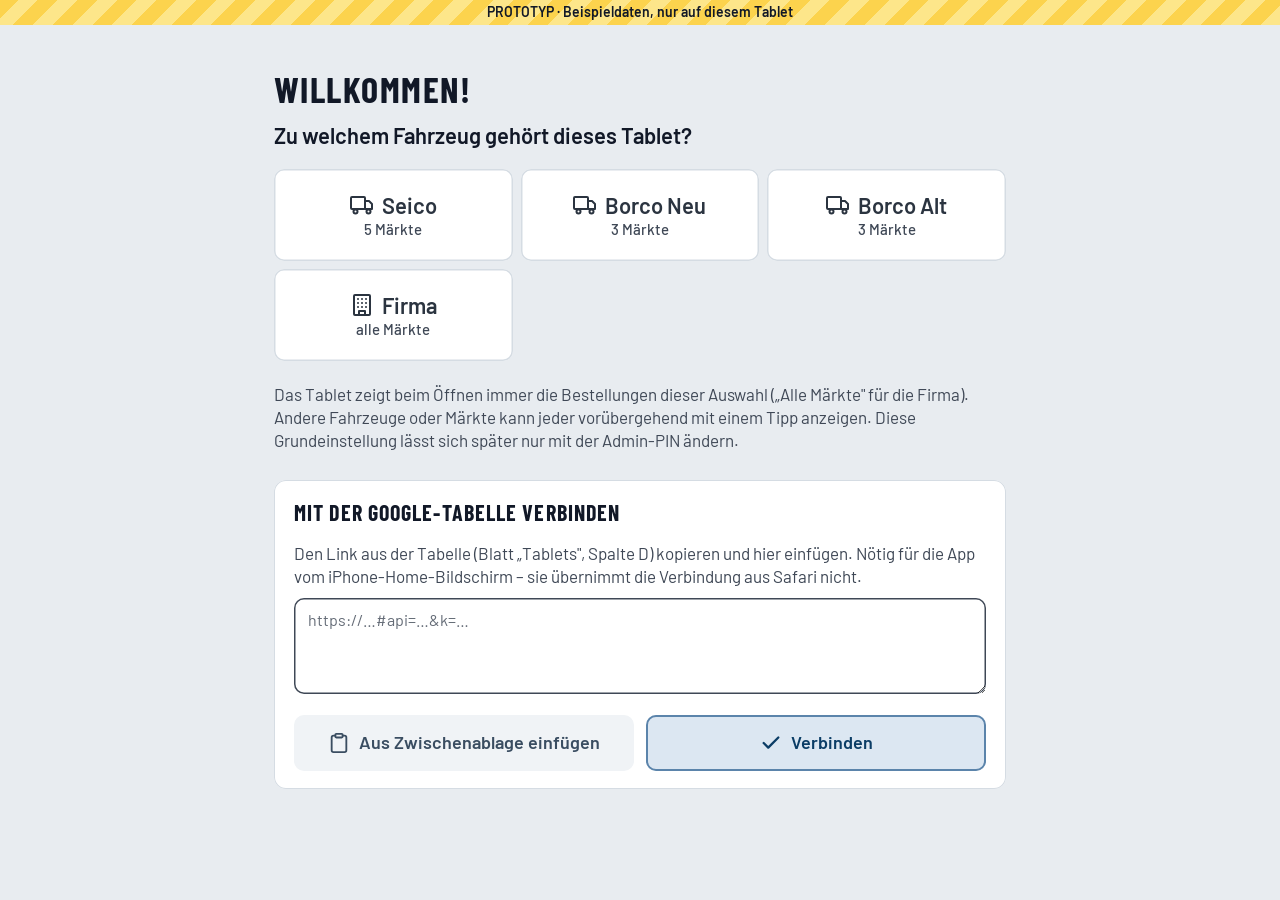
<file: app/index.html>
<!doctype html>
<html lang="de">
<head>
  <meta charset="utf-8">
  <meta name="viewport" content="width=device-width, initial-scale=1, viewport-fit=cover">
  <meta name="color-scheme" content="light">
  <meta name="theme-color" content="#FFFFFF">
  <meta name="mobile-web-app-capable" content="yes">
  <meta name="apple-mobile-web-app-capable" content="yes">
  <title>Bestellungen · Seefisch</title>
  <link rel="manifest" href="manifest.webmanifest">
  <link rel="icon" type="image/png" href="icons/icon-192.png">
  <link rel="apple-touch-icon" href="icons/icon-192.png">
  <link rel="stylesheet" href="app.css">
  <script type="module" src="js/main.js"></script>
</head>
<body>
  <div id="app">
    <div class="start-laden">
      <div class="dreher" aria-hidden="true"></div>
      <p>Bestellungen werden geladen …</p>
    </div>
  </div>
  <div id="overlay" hidden></div>
  <div id="toast" class="toast" role="status" aria-live="polite" hidden></div>
  <noscript><p class="start-laden">Bitte JavaScript aktivieren.</p></noscript>
</body>
</html>
</file>
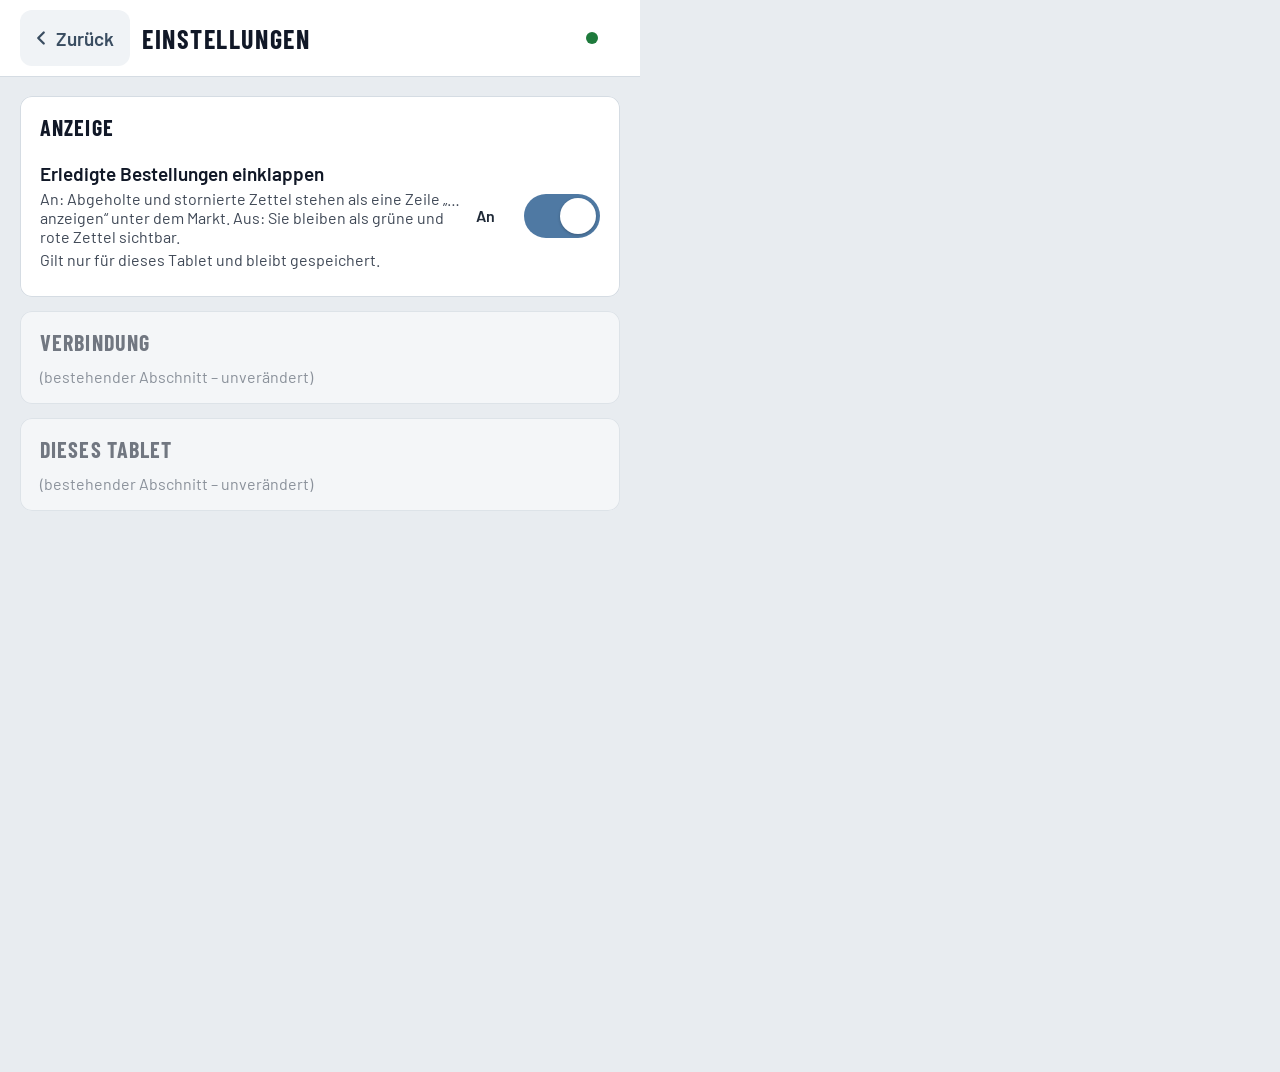
<file: design-vorlage/einstellungen.html>
<!doctype html><html lang="de"><head><meta charset="utf-8"><meta name="viewport" content="width=device-width, initial-scale=1"><title>Designvorlage F6 v3 – Einstellungen</title><link rel="stylesheet" href="vorlage.css"></head><body>
<!-- Einstellungen: neuer Abschnitt „Anzeige“ ganz oben mit dem Schalter fürs Einklappen. -->
<div class="app" style="width: 640px; height: 1072px">
<header class="kopf unter" style="flex-direction:row;align-items:center;gap:12px;padding:10px var(--abstand-rand)"><button class="kopf-zurueck" style="height:56px;padding:0 16px 0 10px;border-radius:12px;background:var(--sekundaer);color:var(--sekundaer-text);display:flex;align-items:center;gap:4px;font-size:19px;font-weight:600"><svg width="22" height="22" viewBox="0 0 24 24" fill="none" stroke="currentColor" stroke-width="2.5" stroke-linecap="round" stroke-linejoin="round" aria-hidden="true"><path d="M15 18l-6-6 6-6"/></svg>Zurück</button><h1 style="flex:1;margin:0;font-family:var(--schrift-schmal);font-size:26px;letter-spacing:.06em;text-transform:uppercase">Einstellungen</h1><button class="sync-punkt" aria-label="Aktuell"></button></header>
<main class="einst">
<section class="karte"><h2>Anzeige</h2>
<div class="schalter-zeile"><div class="schalter-text"><strong>Erledigte Bestellungen einklappen</strong><span>An: Abgeholte und stornierte Zettel stehen als eine Zeile „… anzeigen“ unter dem Markt. Aus: Sie bleiben als grüne und rote Zettel sichtbar.</span><span>Gilt nur für dieses Tablet und bleibt gespeichert.</span></div><span class="kipp-wort">An</span><button class="kipp an" aria-pressed="true" aria-label="Erledigte Bestellungen einklappen"></button></div>
</section>
<section class="karte" style="opacity:.55"><h2>Verbindung</h2><div class="schalter-text"><span>(bestehender Abschnitt – unverändert)</span></div></section>
<section class="karte" style="opacity:.55"><h2>Dieses Tablet</h2><div class="schalter-text"><span>(bestehender Abschnitt – unverändert)</span></div></section>
</main>
</div></body></html>
</file>
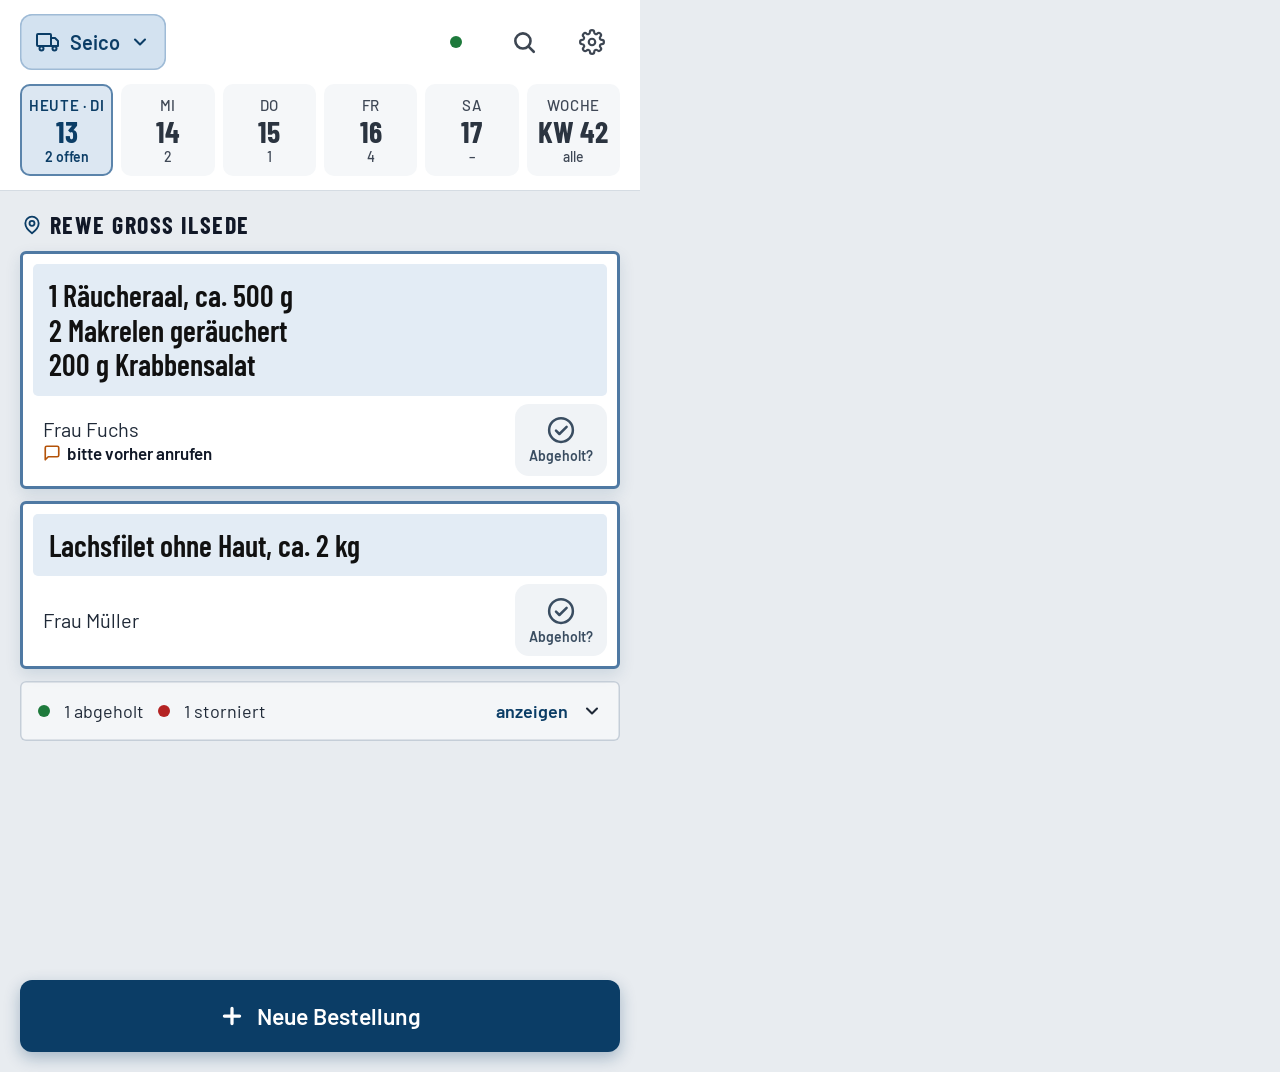
<file: design-vorlage/hochformat.html>
<!doctype html><html lang="de"><head><meta charset="utf-8"><meta name="viewport" content="width=device-width, initial-scale=1"><title>Designvorlage F6 v3 – Hochformat</title><link rel="stylesheet" href="vorlage.css"></head><body>
<!-- F6 v3 „Schlicht“, Hochformat 640×1072: eigenes Fahrzeug, heute, online, Erledigtes eingeklappt (Einstellung an). -->
<div class="app" style="width: 640px; height: 1072px">
<header class="kopf"><div class="kopf-zeile"><button class="fahrzeug"><svg width="24" height="24" viewBox="0 0 24 24" fill="none" stroke="currentColor" stroke-width="2" stroke-linecap="round" stroke-linejoin="round" aria-hidden="true"><rect x="1" y="4" width="14" height="12" rx="1"/><path d="M15 8h4l3 3v5h-7z"/><circle cx="5.5" cy="18.5" r="2"/><circle cx="18.5" cy="18.5" r="2"/></svg>Seico<svg width="20" height="20" viewBox="0 0 24 24" fill="none" stroke="currentColor" stroke-width="2.5" stroke-linecap="round" stroke-linejoin="round" aria-hidden="true"><path d="M6 9l6 6 6-6"/></svg></button><div class="platzhalter"></div><button class="sync-punkt" aria-label="Aktuell · 17:41"></button><button class="icon-knopf" aria-label="Suchen"><svg width="26" height="26" viewBox="0 0 24 24" fill="none" stroke="currentColor" stroke-width="2.4" stroke-linecap="round" aria-hidden="true"><circle cx="11" cy="11" r="7"/><path d="M21 21l-4.3-4.3"/></svg></button><button class="icon-knopf" aria-label="Einstellungen"><svg width="26" height="26" viewBox="0 0 24 24" fill="none" stroke="currentColor" stroke-width="2" stroke-linecap="round" stroke-linejoin="round" aria-hidden="true"><circle cx="12" cy="12" r="3"/><path d="M19.4 15a1.65 1.65 0 0 0 .33 1.82l.06.06a2 2 0 0 1-2.83 2.83l-.06-.06a1.65 1.65 0 0 0-1.82-.33 1.65 1.65 0 0 0-1 1.51V21a2 2 0 0 1-4 0v-.09A1.65 1.65 0 0 0 9 19.4a1.65 1.65 0 0 0-1.82.33l-.06.06a2 2 0 0 1-2.83-2.83l.06-.06a1.65 1.65 0 0 0 .33-1.82 1.65 1.65 0 0 0-1.51-1H3a2 2 0 0 1 0-4h.09A1.65 1.65 0 0 0 4.6 9a1.65 1.65 0 0 0-.33-1.82l-.06-.06a2 2 0 0 1 2.83-2.83l.06.06a1.65 1.65 0 0 0 1.82.33H9a1.65 1.65 0 0 0 1-1.51V3a2 2 0 0 1 4 0v.09a1.65 1.65 0 0 0 1 1.51 1.65 1.65 0 0 0 1.82-.33l.06-.06a2 2 0 0 1 2.83 2.83l-.06.06a1.65 1.65 0 0 0-.33 1.82V9a1.65 1.65 0 0 0 1.51 1H21a2 2 0 0 1 0 4h-.09a1.65 1.65 0 0 0-1.51 1z"/></svg></button></div><nav class="tage" aria-label="Tage"><button class="tag aktiv"><span class="wt"><b>HEUTE</b> · DI</span><span class="nr">13</span><span class="anz">2 offen</span></button><button class="tag"><span class="wt">MI</span><span class="nr">14</span><span class="anz">2</span></button><button class="tag"><span class="wt">DO</span><span class="nr">15</span><span class="anz">1</span></button><button class="tag"><span class="wt">FR</span><span class="nr">16</span><span class="anz">4</span></button><button class="tag"><span class="wt">SA</span><span class="nr">17</span><span class="anz">–</span></button><button class="tag"><span class="wt">WOCHE</span><span class="nr">KW 42</span><span class="anz">alle</span></button></nav></header>
<main class="liste"><div class="markt-v3" style=""><div class="markt-name"><svg width="20" height="20" viewBox="0 0 24 24" fill="none" stroke="currentColor" stroke-width="2.2" stroke-linecap="round" stroke-linejoin="round" aria-hidden="true"><path d="M20 10c0 6-8 12-8 12s-8-6-8-12a8 8 0 0 1 16 0z"/><circle cx="12" cy="10" r="3"/></svg><h2>REWE Groß Ilsede</h2></div></div>
<article class="zettel-s"><div class="ware">1 Räucheraal, ca. 500 g
2 Makrelen geräuchert
200 g Krabbensalat</div><div class="unten"><div class="wer"><span class="kunde">Frau Fuchs</span><span class="hinweis"><svg width="18" height="18" viewBox="0 0 24 24" fill="none" stroke="currentColor" stroke-width="2.2" stroke-linecap="round" stroke-linejoin="round" aria-hidden="true"><path d="M21 15a2 2 0 0 1-2 2H7l-4 4V5a2 2 0 0 1 2-2h14a2 2 0 0 1 2 2z"/></svg>bitte vorher anrufen</span></div><button class="haken" aria-label="Als abgeholt markieren"><svg width="30" height="30" viewBox="0 0 24 24" fill="none" stroke="currentColor" stroke-width="2" stroke-linecap="round" stroke-linejoin="round" aria-hidden="true"><circle cx="12" cy="12" r="9.5"/><path d="M8 12.5l2.7 2.7L16.5 9.5"/></svg>Abgeholt?</button></div></article>
<article class="zettel-s"><div class="ware">Lachsfilet ohne Haut, ca. 2 kg</div><div class="unten"><div class="wer"><span class="kunde">Frau Müller</span></div><button class="haken" aria-label="Als abgeholt markieren"><svg width="30" height="30" viewBox="0 0 24 24" fill="none" stroke="currentColor" stroke-width="2" stroke-linecap="round" stroke-linejoin="round" aria-hidden="true"><circle cx="12" cy="12" r="9.5"/><path d="M8 12.5l2.7 2.7L16.5 9.5"/></svg>Abgeholt?</button></div></article>
<button class="eingeklappt"><span class="punkt gruen"></span>1 abgeholt<span class="punkt rot"></span>1 storniert<span class="platzhalter"></span><span class="mehr">anzeigen</span><svg width="20" height="20" viewBox="0 0 24 24" fill="none" stroke="currentColor" stroke-width="2.5" stroke-linecap="round" stroke-linejoin="round" aria-hidden="true"><path d="M6 9l6 6 6-6"/></svg></button>
</main>
<footer class="fuss-leiste"><button class="primaer"><svg width="26" height="26" viewBox="0 0 24 24" fill="none" stroke="currentColor" stroke-width="3" stroke-linecap="round" aria-hidden="true"><path d="M12 5v14M5 12h14"/></svg>Neue Bestellung</button></footer>
</div></body></html>
</file>
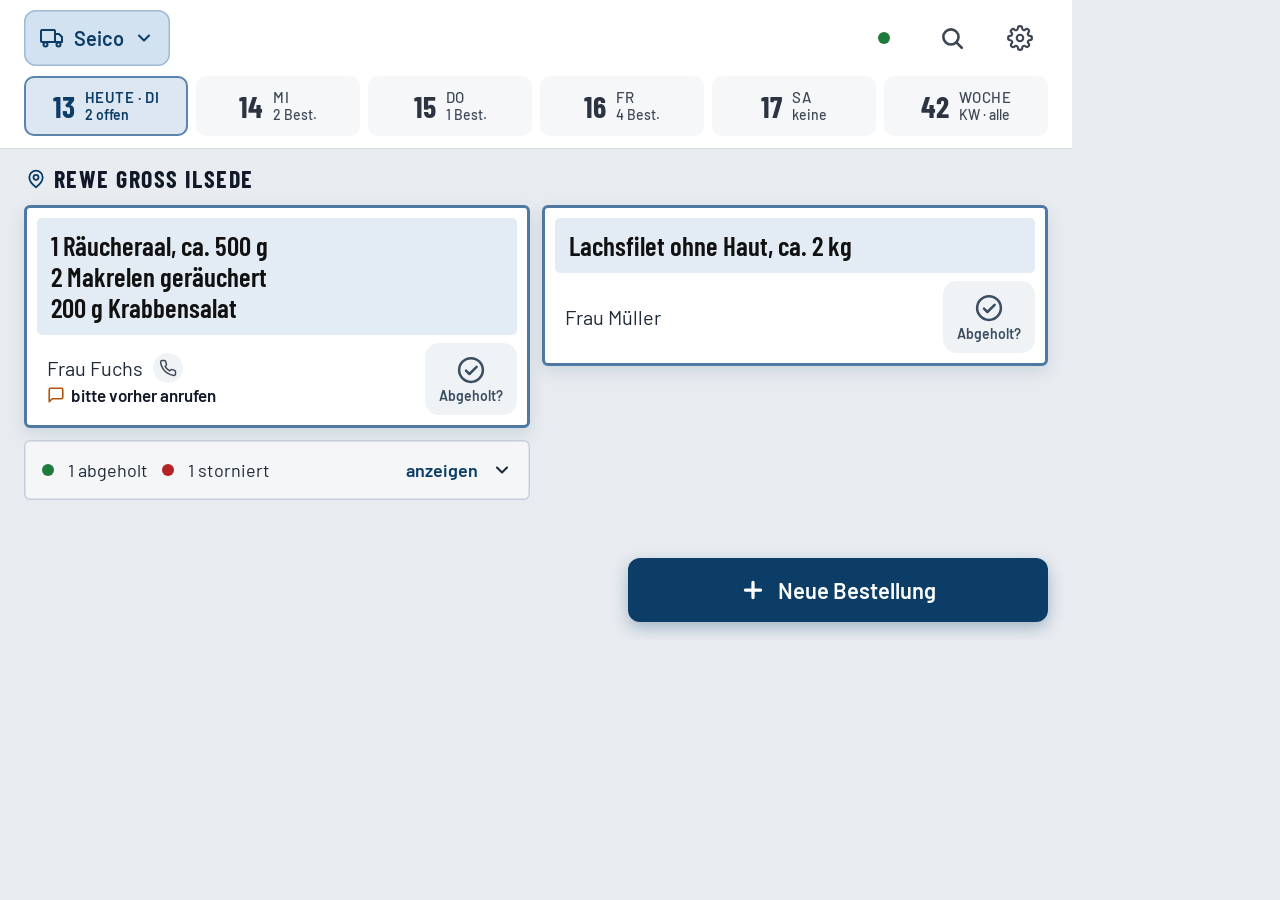
<file: design-vorlage/querformat.html>
<!doctype html><html lang="de"><head><meta charset="utf-8"><meta name="viewport" content="width=device-width, initial-scale=1"><title>Designvorlage F6 v3 – Querformat</title><link rel="stylesheet" href="vorlage.css"></head><body>
<!-- F6 v3 „Schlicht“, Querformat 1072×640. Liste scrollt unter dem schwebenden Button. -->
<div class="app quer" style="width: 1072px; height: 640px">
<header class="kopf"><div class="kopf-zeile"><button class="fahrzeug"><svg width="24" height="24" viewBox="0 0 24 24" fill="none" stroke="currentColor" stroke-width="2" stroke-linecap="round" stroke-linejoin="round" aria-hidden="true"><rect x="1" y="4" width="14" height="12" rx="1"/><path d="M15 8h4l3 3v5h-7z"/><circle cx="5.5" cy="18.5" r="2"/><circle cx="18.5" cy="18.5" r="2"/></svg>Seico<svg width="20" height="20" viewBox="0 0 24 24" fill="none" stroke="currentColor" stroke-width="2.5" stroke-linecap="round" stroke-linejoin="round" aria-hidden="true"><path d="M6 9l6 6 6-6"/></svg></button><div class="platzhalter"></div><button class="sync-punkt" aria-label="Aktuell · 17:41"></button><button class="icon-knopf" aria-label="Suchen"><svg width="26" height="26" viewBox="0 0 24 24" fill="none" stroke="currentColor" stroke-width="2.4" stroke-linecap="round" aria-hidden="true"><circle cx="11" cy="11" r="7"/><path d="M21 21l-4.3-4.3"/></svg></button><button class="icon-knopf" aria-label="Einstellungen"><svg width="26" height="26" viewBox="0 0 24 24" fill="none" stroke="currentColor" stroke-width="2" stroke-linecap="round" stroke-linejoin="round" aria-hidden="true"><circle cx="12" cy="12" r="3"/><path d="M19.4 15a1.65 1.65 0 0 0 .33 1.82l.06.06a2 2 0 0 1-2.83 2.83l-.06-.06a1.65 1.65 0 0 0-1.82-.33 1.65 1.65 0 0 0-1 1.51V21a2 2 0 0 1-4 0v-.09A1.65 1.65 0 0 0 9 19.4a1.65 1.65 0 0 0-1.82.33l-.06.06a2 2 0 0 1-2.83-2.83l.06-.06a1.65 1.65 0 0 0 .33-1.82 1.65 1.65 0 0 0-1.51-1H3a2 2 0 0 1 0-4h.09A1.65 1.65 0 0 0 4.6 9a1.65 1.65 0 0 0-.33-1.82l-.06-.06a2 2 0 0 1 2.83-2.83l.06.06a1.65 1.65 0 0 0 1.82.33H9a1.65 1.65 0 0 0 1-1.51V3a2 2 0 0 1 4 0v.09a1.65 1.65 0 0 0 1 1.51 1.65 1.65 0 0 0 1.82-.33l.06-.06a2 2 0 0 1 2.83 2.83l-.06.06a1.65 1.65 0 0 0-.33 1.82V9a1.65 1.65 0 0 0 1.51 1H21a2 2 0 0 1 0 4h-.09a1.65 1.65 0 0 0-1.51 1z"/></svg></button></div><nav class="tage" aria-label="Tage"><button class="tag aktiv"><span class="nr">13</span><span class="text"><span class="wt"><b>HEUTE</b> · DI</span><span class="anz">2 offen</span></span></button><button class="tag"><span class="nr">14</span><span class="text"><span class="wt">MI</span><span class="anz">2 Best.</span></span></button><button class="tag"><span class="nr">15</span><span class="text"><span class="wt">DO</span><span class="anz">1 Best.</span></span></button><button class="tag"><span class="nr">16</span><span class="text"><span class="wt">FR</span><span class="anz">4 Best.</span></span></button><button class="tag"><span class="nr">17</span><span class="text"><span class="wt">SA</span><span class="anz">keine</span></span></button><button class="tag"><span class="nr">42</span><span class="text"><span class="wt">WOCHE</span><span class="anz">KW · alle</span></span></button></nav></header>
<main class="liste"><div class="markt-v3" style=""><div class="markt-name"><svg width="20" height="20" viewBox="0 0 24 24" fill="none" stroke="currentColor" stroke-width="2.2" stroke-linecap="round" stroke-linejoin="round" aria-hidden="true"><path d="M20 10c0 6-8 12-8 12s-8-6-8-12a8 8 0 0 1 16 0z"/><circle cx="12" cy="10" r="3"/></svg><h2>REWE Groß Ilsede</h2></div></div>
<div class="raster"><article class="zettel-s"><div class="ware">1 Räucheraal, ca. 500 g
2 Makrelen geräuchert
200 g Krabbensalat</div><div class="unten"><div class="wer"><span class="kunde">Frau Fuchs<span class="kontakt-icon" title="Kontakt hinterlegt" aria-label="Kontakt hinterlegt"><svg width="18" height="18" viewBox="0 0 24 24" fill="none" stroke="currentColor" stroke-width="2" stroke-linecap="round" stroke-linejoin="round" aria-hidden="true"><path d="M22 16.92v3a2 2 0 0 1-2.18 2 19.79 19.79 0 0 1-8.63-3.07 19.5 19.5 0 0 1-6-6A19.79 19.79 0 0 1 2.12 4.18 2 2 0 0 1 4.11 2h3a2 2 0 0 1 2 1.72c.13.96.36 1.9.7 2.81a2 2 0 0 1-.45 2.11L8.09 9.91a16 16 0 0 0 6 6l1.27-1.27a2 2 0 0 1 2.11-.45c.91.34 1.85.57 2.81.7A2 2 0 0 1 22 16.92z"/></svg></span></span><span class="hinweis"><svg width="18" height="18" viewBox="0 0 24 24" fill="none" stroke="currentColor" stroke-width="2.2" stroke-linecap="round" stroke-linejoin="round" aria-hidden="true"><path d="M21 15a2 2 0 0 1-2 2H7l-4 4V5a2 2 0 0 1 2-2h14a2 2 0 0 1 2 2z"/></svg>bitte vorher anrufen</span></div><button class="haken" aria-label="Als abgeholt markieren"><svg width="30" height="30" viewBox="0 0 24 24" fill="none" stroke="currentColor" stroke-width="2" stroke-linecap="round" stroke-linejoin="round" aria-hidden="true"><circle cx="12" cy="12" r="9.5"/><path d="M8 12.5l2.7 2.7L16.5 9.5"/></svg>Abgeholt?</button></div></article>
<article class="zettel-s"><div class="ware">Lachsfilet ohne Haut, ca. 2 kg</div><div class="unten"><div class="wer"><span class="kunde">Frau Müller</span></div><button class="haken" aria-label="Als abgeholt markieren"><svg width="30" height="30" viewBox="0 0 24 24" fill="none" stroke="currentColor" stroke-width="2" stroke-linecap="round" stroke-linejoin="round" aria-hidden="true"><circle cx="12" cy="12" r="9.5"/><path d="M8 12.5l2.7 2.7L16.5 9.5"/></svg>Abgeholt?</button></div></article>
<button class="eingeklappt"><span class="punkt gruen"></span>1 abgeholt<span class="punkt rot"></span>1 storniert<span class="platzhalter"></span><span class="mehr">anzeigen</span><svg width="20" height="20" viewBox="0 0 24 24" fill="none" stroke="currentColor" stroke-width="2.5" stroke-linecap="round" stroke-linejoin="round" aria-hidden="true"><path d="M6 9l6 6 6-6"/></svg></button>
</div></main>
<footer class="fuss-leiste"><button class="primaer"><svg width="26" height="26" viewBox="0 0 24 24" fill="none" stroke="currentColor" stroke-width="3" stroke-linecap="round" aria-hidden="true"><path d="M12 5v14M5 12h14"/></svg>Neue Bestellung</button></footer>
</div></body></html>
</file>
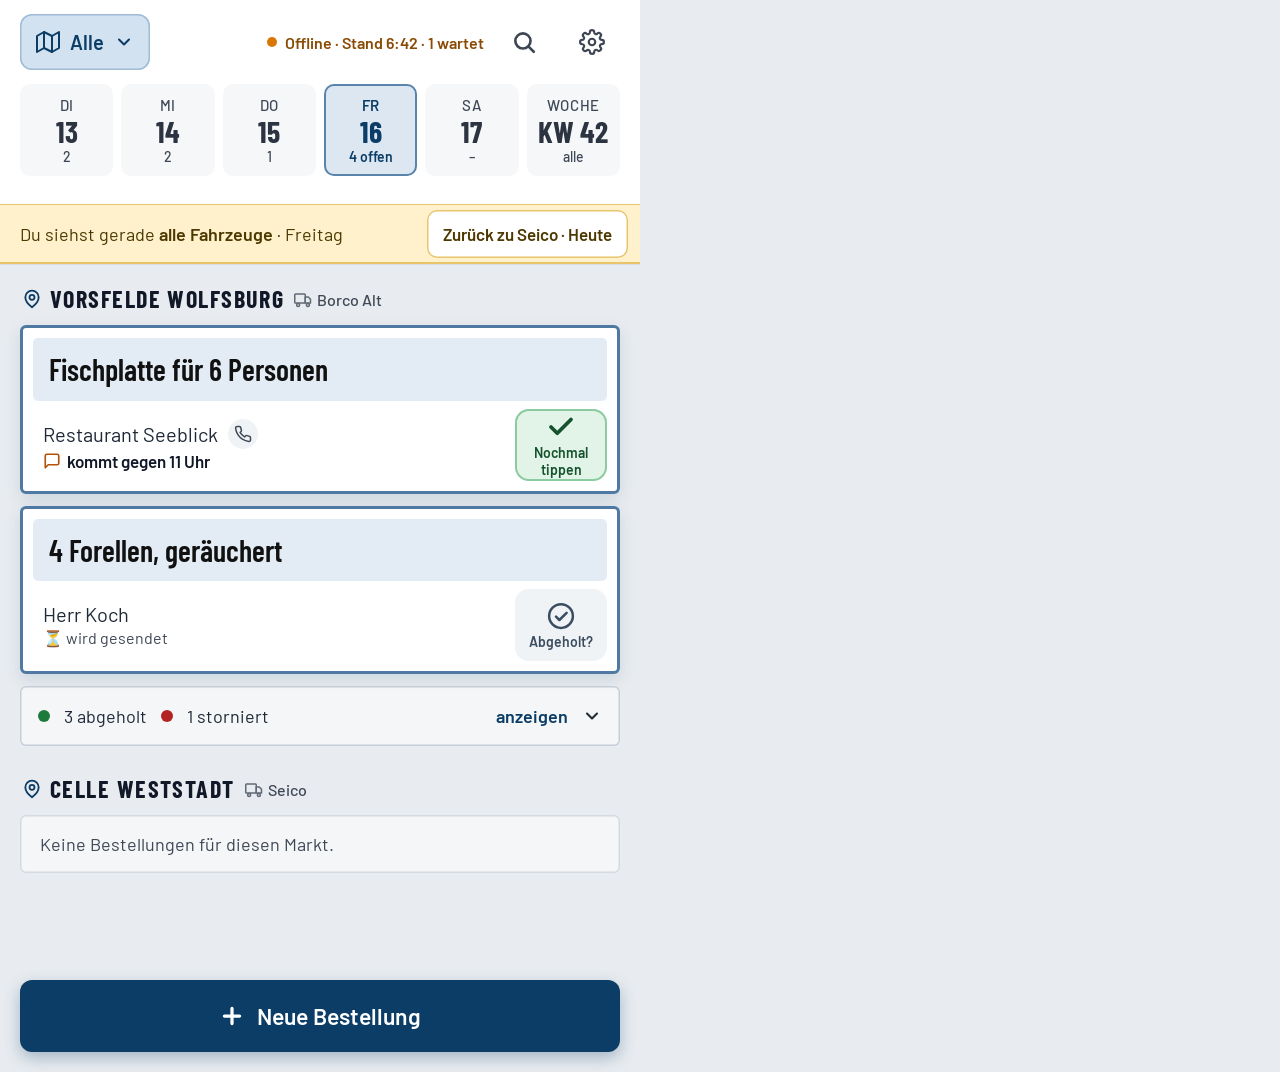
<file: design-vorlage/sonderzustaende.html>
<!doctype html><html lang="de"><head><meta charset="utf-8"><meta name="viewport" content="width=device-width, initial-scale=1"><title>Designvorlage F6 v3 – Sonderzustände</title><link rel="stylesheet" href="vorlage.css"></head><body>
<!-- Sonderzustände: Ansicht „Alle“ (fremd) mit gelbem Band fest am Kopf, offline, Fahrzeug dezent am Markt, 1. Tipp „Nochmal tippen“, wird gesendet, leerer Markt. -->
<div class="app" style="width: 640px; height: 1072px">
<header class="kopf"><div class="kopf-zeile"><button class="fahrzeug"><svg width="24" height="24" viewBox="0 0 24 24" fill="none" stroke="currentColor" stroke-width="2" stroke-linecap="round" stroke-linejoin="round" aria-hidden="true"><path d="M1 6v16l7-4 8 4 7-4V2l-7 4-8-4-7 4z"/><path d="M8 2v16M16 6v16"/></svg>Alle<svg width="20" height="20" viewBox="0 0 24 24" fill="none" stroke="currentColor" stroke-width="2.5" stroke-linecap="round" stroke-linejoin="round" aria-hidden="true"><path d="M6 9l6 6 6-6"/></svg></button><div class="platzhalter"></div><span class="sync offline">Offline · Stand 6:42 · 1 wartet</span><button class="icon-knopf" aria-label="Suchen"><svg width="26" height="26" viewBox="0 0 24 24" fill="none" stroke="currentColor" stroke-width="2.4" stroke-linecap="round" aria-hidden="true"><circle cx="11" cy="11" r="7"/><path d="M21 21l-4.3-4.3"/></svg></button><button class="icon-knopf" aria-label="Einstellungen"><svg width="26" height="26" viewBox="0 0 24 24" fill="none" stroke="currentColor" stroke-width="2" stroke-linecap="round" stroke-linejoin="round" aria-hidden="true"><circle cx="12" cy="12" r="3"/><path d="M19.4 15a1.65 1.65 0 0 0 .33 1.82l.06.06a2 2 0 0 1-2.83 2.83l-.06-.06a1.65 1.65 0 0 0-1.82-.33 1.65 1.65 0 0 0-1 1.51V21a2 2 0 0 1-4 0v-.09A1.65 1.65 0 0 0 9 19.4a1.65 1.65 0 0 0-1.82.33l-.06.06a2 2 0 0 1-2.83-2.83l.06-.06a1.65 1.65 0 0 0 .33-1.82 1.65 1.65 0 0 0-1.51-1H3a2 2 0 0 1 0-4h.09A1.65 1.65 0 0 0 4.6 9a1.65 1.65 0 0 0-.33-1.82l-.06-.06a2 2 0 0 1 2.83-2.83l.06.06a1.65 1.65 0 0 0 1.82.33H9a1.65 1.65 0 0 0 1-1.51V3a2 2 0 0 1 4 0v.09a1.65 1.65 0 0 0 1 1.51 1.65 1.65 0 0 0 1.82-.33l.06-.06a2 2 0 0 1 2.83 2.83l-.06.06a1.65 1.65 0 0 0-.33 1.82V9a1.65 1.65 0 0 0 1.51 1H21a2 2 0 0 1 0 4h-.09a1.65 1.65 0 0 0-1.51 1z"/></svg></button></div><nav class="tage" aria-label="Tage"><button class="tag"><span class="wt">DI</span><span class="nr">13</span><span class="anz">2</span></button><button class="tag"><span class="wt">MI</span><span class="nr">14</span><span class="anz">2</span></button><button class="tag"><span class="wt">DO</span><span class="nr">15</span><span class="anz">1</span></button><button class="tag aktiv"><span class="wt">FR</span><span class="nr">16</span><span class="anz">4 offen</span></button><button class="tag"><span class="wt">SA</span><span class="nr">17</span><span class="anz">–</span></button><button class="tag"><span class="wt">WOCHE</span><span class="nr">KW 42</span><span class="anz">alle</span></button></nav><div class="hinweisband"><span>Du siehst gerade <b>alle Fahrzeuge</b> · Freitag</span><div class="platzhalter"></div><button>Zurück zu Seico · Heute</button></div></header>
<main class="liste"><div class="markt-v3" style=""><div class="markt-name"><svg width="20" height="20" viewBox="0 0 24 24" fill="none" stroke="currentColor" stroke-width="2.2" stroke-linecap="round" stroke-linejoin="round" aria-hidden="true"><path d="M20 10c0 6-8 12-8 12s-8-6-8-12a8 8 0 0 1 16 0z"/><circle cx="12" cy="10" r="3"/></svg><h2>Vorsfelde Wolfsburg</h2></div><span class="fz"><svg width="18" height="18" viewBox="0 0 24 24" fill="none" stroke="currentColor" stroke-width="2" stroke-linecap="round" stroke-linejoin="round" aria-hidden="true"><rect x="1" y="4" width="14" height="12" rx="1"/><path d="M15 8h4l3 3v5h-7z"/><circle cx="5.5" cy="18.5" r="2"/><circle cx="18.5" cy="18.5" r="2"/></svg>Borco Alt</span></div>
<article class="zettel-s"><div class="ware">Fischplatte für 6 Personen</div><div class="unten"><div class="wer"><span class="kunde">Restaurant Seeblick<span class="kontakt-icon" title="Kontakt hinterlegt" aria-label="Kontakt hinterlegt"><svg width="18" height="18" viewBox="0 0 24 24" fill="none" stroke="currentColor" stroke-width="2" stroke-linecap="round" stroke-linejoin="round" aria-hidden="true"><path d="M22 16.92v3a2 2 0 0 1-2.18 2 19.79 19.79 0 0 1-8.63-3.07 19.5 19.5 0 0 1-6-6A19.79 19.79 0 0 1 2.12 4.18 2 2 0 0 1 4.11 2h3a2 2 0 0 1 2 1.72c.13.96.36 1.9.7 2.81a2 2 0 0 1-.45 2.11L8.09 9.91a16 16 0 0 0 6 6l1.27-1.27a2 2 0 0 1 2.11-.45c.91.34 1.85.57 2.81.7A2 2 0 0 1 22 16.92z"/></svg></span></span><span class="hinweis"><svg width="18" height="18" viewBox="0 0 24 24" fill="none" stroke="currentColor" stroke-width="2.2" stroke-linecap="round" stroke-linejoin="round" aria-hidden="true"><path d="M21 15a2 2 0 0 1-2 2H7l-4 4V5a2 2 0 0 1 2-2h14a2 2 0 0 1 2 2z"/></svg>kommt gegen 11 Uhr</span></div><button class="haken scharf"><svg width="30" height="30" viewBox="0 0 24 24" fill="none" stroke="currentColor" stroke-width="3" stroke-linecap="round" stroke-linejoin="round" aria-hidden="true"><path d="M20 6L9 17l-5-5"/></svg>Nochmal tippen</button></div></article>
<article class="zettel-s"><div class="ware">4 Forellen, geräuchert</div><div class="unten"><div class="wer"><span class="kunde">Herr Koch</span><span class="wartet">⏳ wird gesendet</span></div><button class="haken" aria-label="Als abgeholt markieren"><svg width="30" height="30" viewBox="0 0 24 24" fill="none" stroke="currentColor" stroke-width="2" stroke-linecap="round" stroke-linejoin="round" aria-hidden="true"><circle cx="12" cy="12" r="9.5"/><path d="M8 12.5l2.7 2.7L16.5 9.5"/></svg>Abgeholt?</button></div></article>
<button class="eingeklappt"><span class="punkt gruen"></span>3 abgeholt<span class="punkt rot"></span>1 storniert<span class="platzhalter"></span><span class="mehr">anzeigen</span><svg width="20" height="20" viewBox="0 0 24 24" fill="none" stroke="currentColor" stroke-width="2.5" stroke-linecap="round" stroke-linejoin="round" aria-hidden="true"><path d="M6 9l6 6 6-6"/></svg></button>
<div class="markt-v3 weiterer" style="margin-top:14px"><div class="markt-name"><svg width="20" height="20" viewBox="0 0 24 24" fill="none" stroke="currentColor" stroke-width="2.2" stroke-linecap="round" stroke-linejoin="round" aria-hidden="true"><path d="M20 10c0 6-8 12-8 12s-8-6-8-12a8 8 0 0 1 16 0z"/><circle cx="12" cy="10" r="3"/></svg><h2>Celle Weststadt</h2></div><span class="fz"><svg width="18" height="18" viewBox="0 0 24 24" fill="none" stroke="currentColor" stroke-width="2" stroke-linecap="round" stroke-linejoin="round" aria-hidden="true"><rect x="1" y="4" width="14" height="12" rx="1"/><path d="M15 8h4l3 3v5h-7z"/><circle cx="5.5" cy="18.5" r="2"/><circle cx="18.5" cy="18.5" r="2"/></svg>Seico</span></div>
<div class="leer">Keine Bestellungen für diesen Markt.</div></main>
<footer class="fuss-leiste"><button class="primaer"><svg width="26" height="26" viewBox="0 0 24 24" fill="none" stroke="currentColor" stroke-width="3" stroke-linecap="round" aria-hidden="true"><path d="M12 5v14M5 12h14"/></svg>Neue Bestellung</button></footer>
</div></body></html>
</file>
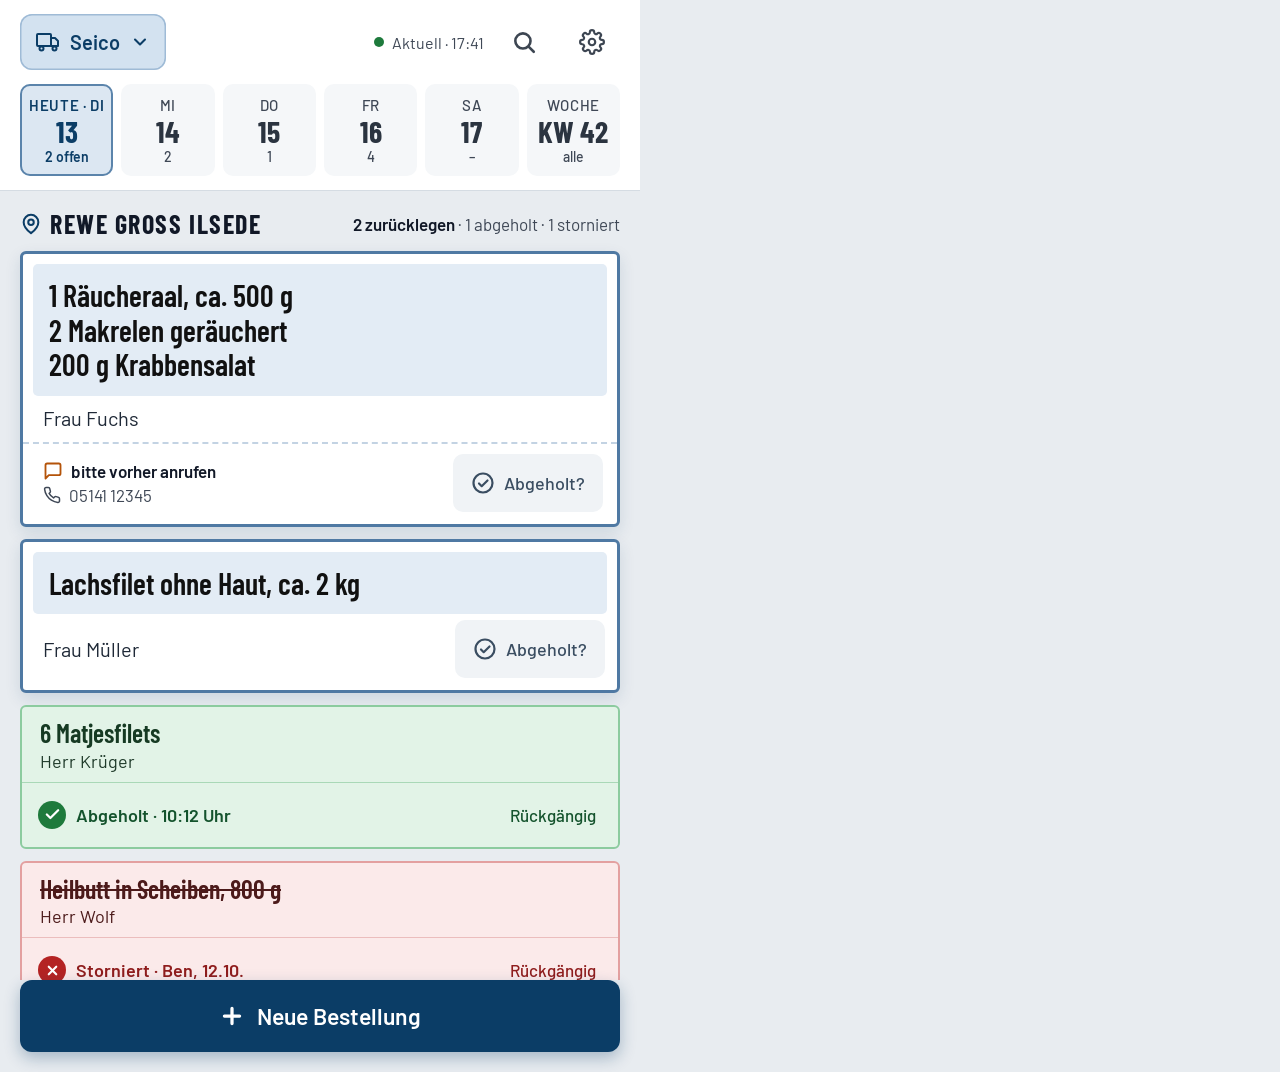
<file: design-vorlage/alt-v2/hochformat-v2.html>
<!doctype html>
<html lang="de">
<head>
<meta charset="utf-8">
<meta name="viewport" content="width=device-width, initial-scale=1">
<title>Designvorlage F6 v2 – Hochformat</title>
<link rel="stylesheet" href="vorlage-v2.css">
</head>
<body>
<!-- Designvorlage Bestellübersicht F6 v2, Hochformat (640 × 1072 CSS-px). Normalzustand: Heute, eigenes Fahrzeug, online. -->
<div class="app" style="width: 640px; height: 1072px">

  <header class="kopf">
    <div class="kopf-zeile">
      <button class="fahrzeug">
        <svg width="24" height="24" viewBox="0 0 24 24" fill="none" stroke="currentColor" stroke-width="2" stroke-linecap="round" stroke-linejoin="round" aria-hidden="true"><rect x="1" y="4" width="14" height="12" rx="1"/><path d="M15 8h4l3 3v5h-7z"/><circle cx="5.5" cy="18.5" r="2"/><circle cx="18.5" cy="18.5" r="2"/></svg>
        Seico
        <svg width="20" height="20" viewBox="0 0 24 24" fill="none" stroke="currentColor" stroke-width="2.5" stroke-linecap="round" stroke-linejoin="round" aria-hidden="true"><path d="M6 9l6 6 6-6"/></svg>
      </button>
      <div class="platzhalter"></div>
      <span class="sync">Aktuell · 17:41</span>
      <button class="icon-knopf" aria-label="Suchen"><svg width="26" height="26" viewBox="0 0 24 24" fill="none" stroke="currentColor" stroke-width="2.4" stroke-linecap="round" aria-hidden="true"><circle cx="11" cy="11" r="7"/><path d="M21 21l-4.3-4.3"/></svg></button>
      <button class="icon-knopf" aria-label="Einstellungen"><svg width="26" height="26" viewBox="0 0 24 24" fill="none" stroke="currentColor" stroke-width="2" stroke-linecap="round" stroke-linejoin="round" aria-hidden="true"><circle cx="12" cy="12" r="3"/><path d="M19.4 15a1.65 1.65 0 0 0 .33 1.82l.06.06a2 2 0 0 1-2.83 2.83l-.06-.06a1.65 1.65 0 0 0-1.82-.33 1.65 1.65 0 0 0-1 1.51V21a2 2 0 0 1-4 0v-.09A1.65 1.65 0 0 0 9 19.4a1.65 1.65 0 0 0-1.82.33l-.06.06a2 2 0 0 1-2.83-2.83l.06-.06a1.65 1.65 0 0 0 .33-1.82 1.65 1.65 0 0 0-1.51-1H3a2 2 0 0 1 0-4h.09A1.65 1.65 0 0 0 4.6 9a1.65 1.65 0 0 0-.33-1.82l-.06-.06a2 2 0 0 1 2.83-2.83l.06.06a1.65 1.65 0 0 0 1.82.33H9a1.65 1.65 0 0 0 1-1.51V3a2 2 0 0 1 4 0v.09a1.65 1.65 0 0 0 1 1.51 1.65 1.65 0 0 0 1.82-.33l.06-.06a2 2 0 0 1 2.83 2.83l-.06.06a1.65 1.65 0 0 0-.33 1.82V9a1.65 1.65 0 0 0 1.51 1H21a2 2 0 0 1 0 4h-.09a1.65 1.65 0 0 0-1.51 1z"/></svg></button>
    </div>
    <nav class="tage" aria-label="Tage">
      <button class="tag aktiv"><span class="wt"><b>HEUTE</b> · DI</span><span class="nr">13</span><span class="anz">2 offen</span></button>
      <button class="tag"><span class="wt">MI</span><span class="nr">14</span><span class="anz">2</span></button>
      <button class="tag"><span class="wt">DO</span><span class="nr">15</span><span class="anz">1</span></button>
      <button class="tag"><span class="wt">FR</span><span class="nr">16</span><span class="anz">4</span></button>
      <button class="tag"><span class="wt">SA</span><span class="nr">17</span><span class="anz">–</span></button>
      <button class="tag"><span class="wt">WOCHE</span><span class="nr">KW 42</span><span class="anz">alle</span></button>
    </nav>
  </header>

  <main class="liste">
    <div class="markt">
      <div class="markt-name">
        <svg width="22" height="22" viewBox="0 0 24 24" fill="none" stroke="currentColor" stroke-width="2.2" stroke-linecap="round" stroke-linejoin="round" aria-hidden="true"><path d="M20 10c0 6-8 12-8 12s-8-6-8-12a8 8 0 0 1 16 0z"/><circle cx="12" cy="10" r="3"/></svg>
        <h2>REWE Groß Ilsede</h2>
      </div>
      <span class="zaehler"><b>2 zurücklegen</b> · 1 abgeholt · 1 storniert</span>
    </div>

    <article class="zettel offen">
      <div class="ware">1 Räucheraal, ca. 500 g
2 Makrelen geräuchert
200 g Krabbensalat</div>
      <div class="kunde">Frau Fuchs</div>
      <div class="fuss">
        <div class="infos">
          <span class="zeile hinweis"><svg width="20" height="20" viewBox="0 0 24 24" fill="none" stroke="currentColor" stroke-width="2.2" stroke-linecap="round" stroke-linejoin="round" aria-hidden="true"><path d="M21 15a2 2 0 0 1-2 2H7l-4 4V5a2 2 0 0 1 2-2h14a2 2 0 0 1 2 2z"/></svg>bitte vorher anrufen</span>
          <span class="zeile"><svg width="18" height="18" viewBox="0 0 24 24" fill="none" stroke="currentColor" stroke-width="2" stroke-linecap="round" stroke-linejoin="round" aria-hidden="true"><path d="M22 16.92v3a2 2 0 0 1-2.18 2 19.79 19.79 0 0 1-8.63-3.07 19.5 19.5 0 0 1-6-6A19.79 19.79 0 0 1 2.12 4.18 2 2 0 0 1 4.11 2h3a2 2 0 0 1 2 1.72c.13.96.36 1.9.7 2.81a2 2 0 0 1-.45 2.11L8.09 9.91a16 16 0 0 0 6 6l1.27-1.27a2 2 0 0 1 2.11-.45c.91.34 1.85.57 2.81.7A2 2 0 0 1 22 16.92z"/></svg>05141 12345</span>
        </div>
        <button class="knopf-abgeholt"><svg width="24" height="24" viewBox="0 0 24 24" fill="none" stroke="currentColor" stroke-width="2.2" stroke-linecap="round" stroke-linejoin="round" aria-hidden="true"><circle cx="12" cy="12" r="9.5"/><path d="M8 12.5l2.7 2.7L16.5 9.5"/></svg>Abgeholt?</button>
      </div>
    </article>

    <article class="zettel offen">
      <div class="ware">Lachsfilet ohne Haut, ca. 2 kg</div>
      <div class="kunde-zeile"><div class="kunde">Frau Müller</div><button class="knopf-abgeholt"><svg width="24" height="24" viewBox="0 0 24 24" fill="none" stroke="currentColor" stroke-width="2.2" stroke-linecap="round" stroke-linejoin="round" aria-hidden="true"><circle cx="12" cy="12" r="9.5"/><path d="M8 12.5l2.7 2.7L16.5 9.5"/></svg>Abgeholt?</button></div>
    </article>

    <article class="zettel abgeholt">
      <div class="kopfteil"><div class="ware">6 Matjesfilets</div><div class="kunde">Herr Krüger</div></div>
      <div class="status-zeile">
        <span class="status-punkt"><svg width="17" height="17" viewBox="0 0 24 24" fill="none" stroke="currentColor" stroke-width="3.2" stroke-linecap="round" stroke-linejoin="round" aria-hidden="true"><path d="M20 6L9 17l-5-5"/></svg></span>
        <span class="status-text">Abgeholt · 10:12 Uhr</span>
        <button class="rueckgaengig">Rückgängig</button>
      </div>
    </article>

    <article class="zettel storniert">
      <div class="kopfteil"><div class="ware">Heilbutt in Scheiben, 800 g</div><div class="kunde">Herr Wolf</div></div>
      <div class="status-zeile">
        <span class="status-punkt"><svg width="15" height="15" viewBox="0 0 24 24" fill="none" stroke="currentColor" stroke-width="3.4" stroke-linecap="round" aria-hidden="true"><path d="M6 6l12 12M18 6L6 18"/></svg></span>
        <span class="status-text">Storniert · Ben, 12.10.</span>
        <button class="rueckgaengig">Rückgängig</button>
      </div>
    </article>
  </main>

  <footer class="fuss-leiste">
    <button class="primaer"><svg width="26" height="26" viewBox="0 0 24 24" fill="none" stroke="currentColor" stroke-width="3" stroke-linecap="round" aria-hidden="true"><path d="M12 5v14M5 12h14"/></svg>Neue Bestellung</button>
  </footer>
</div>
</body>
</html>
</file>
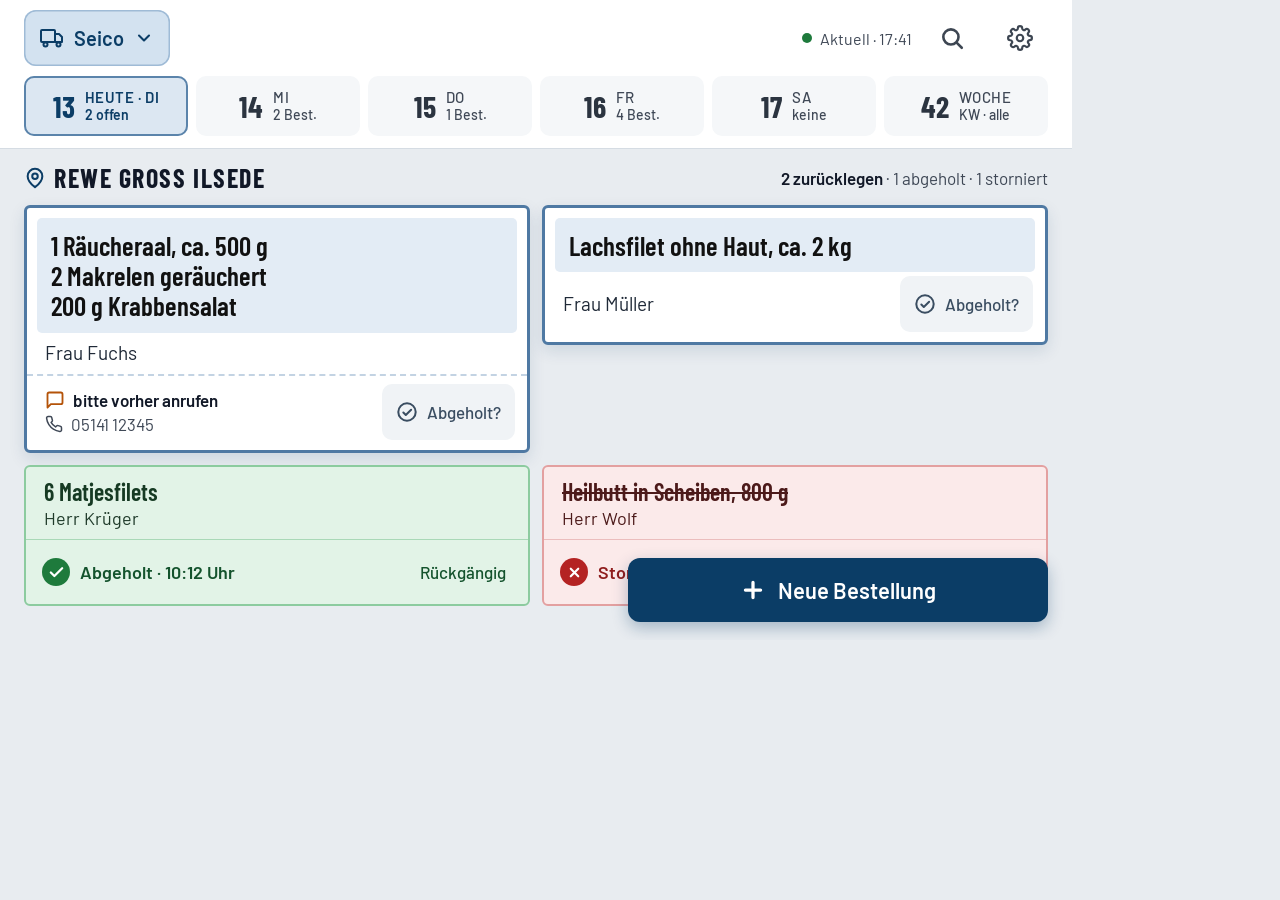
<file: design-vorlage/alt-v2/querformat-v2.html>
<!doctype html>
<html lang="de">
<head>
<meta charset="utf-8">
<meta name="viewport" content="width=device-width, initial-scale=1">
<title>Designvorlage F6 v2 – Querformat</title>
<link rel="stylesheet" href="vorlage-v2.css">
</head>
<body>
<!-- Designvorlage Bestellübersicht F6 v2, Querformat (1072 × 640 CSS-px). Liste scrollt unter dem schwebenden Button. -->
<div class="app quer" style="width: 1072px; height: 640px">

  <header class="kopf">
    <div class="kopf-zeile">
      <button class="fahrzeug">
        <svg width="24" height="24" viewBox="0 0 24 24" fill="none" stroke="currentColor" stroke-width="2" stroke-linecap="round" stroke-linejoin="round" aria-hidden="true"><rect x="1" y="4" width="14" height="12" rx="1"/><path d="M15 8h4l3 3v5h-7z"/><circle cx="5.5" cy="18.5" r="2"/><circle cx="18.5" cy="18.5" r="2"/></svg>
        Seico
        <svg width="20" height="20" viewBox="0 0 24 24" fill="none" stroke="currentColor" stroke-width="2.5" stroke-linecap="round" stroke-linejoin="round" aria-hidden="true"><path d="M6 9l6 6 6-6"/></svg>
      </button>
      <div class="platzhalter"></div>
      <span class="sync">Aktuell · 17:41</span>
      <button class="icon-knopf" aria-label="Suchen"><svg width="26" height="26" viewBox="0 0 24 24" fill="none" stroke="currentColor" stroke-width="2.4" stroke-linecap="round" aria-hidden="true"><circle cx="11" cy="11" r="7"/><path d="M21 21l-4.3-4.3"/></svg></button>
      <button class="icon-knopf" aria-label="Einstellungen"><svg width="26" height="26" viewBox="0 0 24 24" fill="none" stroke="currentColor" stroke-width="2" stroke-linecap="round" stroke-linejoin="round" aria-hidden="true"><circle cx="12" cy="12" r="3"/><path d="M19.4 15a1.65 1.65 0 0 0 .33 1.82l.06.06a2 2 0 0 1-2.83 2.83l-.06-.06a1.65 1.65 0 0 0-1.82-.33 1.65 1.65 0 0 0-1 1.51V21a2 2 0 0 1-4 0v-.09A1.65 1.65 0 0 0 9 19.4a1.65 1.65 0 0 0-1.82.33l-.06.06a2 2 0 0 1-2.83-2.83l.06-.06a1.65 1.65 0 0 0 .33-1.82 1.65 1.65 0 0 0-1.51-1H3a2 2 0 0 1 0-4h.09A1.65 1.65 0 0 0 4.6 9a1.65 1.65 0 0 0-.33-1.82l-.06-.06a2 2 0 0 1 2.83-2.83l.06.06a1.65 1.65 0 0 0 1.82.33H9a1.65 1.65 0 0 0 1-1.51V3a2 2 0 0 1 4 0v.09a1.65 1.65 0 0 0 1 1.51 1.65 1.65 0 0 0 1.82-.33l.06-.06a2 2 0 0 1 2.83 2.83l-.06.06a1.65 1.65 0 0 0-.33 1.82V9a1.65 1.65 0 0 0 1.51 1H21a2 2 0 0 1 0 4h-.09a1.65 1.65 0 0 0-1.51 1z"/></svg></button>
    </div>
    <nav class="tage" aria-label="Tage">
      <button class="tag aktiv"><span class="nr">13</span><span class="text"><span class="wt"><b>HEUTE</b> · DI</span><span class="anz">2 offen</span></span></button>
      <button class="tag"><span class="nr">14</span><span class="text"><span class="wt">MI</span><span class="anz">2 Best.</span></span></button>
      <button class="tag"><span class="nr">15</span><span class="text"><span class="wt">DO</span><span class="anz">1 Best.</span></span></button>
      <button class="tag"><span class="nr">16</span><span class="text"><span class="wt">FR</span><span class="anz">4 Best.</span></span></button>
      <button class="tag"><span class="nr">17</span><span class="text"><span class="wt">SA</span><span class="anz">keine</span></span></button>
      <button class="tag"><span class="nr">42</span><span class="text"><span class="wt">WOCHE</span><span class="anz">KW · alle</span></span></button>
    </nav>
  </header>

  <main class="liste">
    <div class="markt">
      <div class="markt-name">
        <svg width="22" height="22" viewBox="0 0 24 24" fill="none" stroke="currentColor" stroke-width="2.2" stroke-linecap="round" stroke-linejoin="round" aria-hidden="true"><path d="M20 10c0 6-8 12-8 12s-8-6-8-12a8 8 0 0 1 16 0z"/><circle cx="12" cy="10" r="3"/></svg>
        <h2>REWE Groß Ilsede</h2>
      </div>
      <span class="zaehler"><b>2 zurücklegen</b> · 1 abgeholt · 1 storniert</span>
    </div>

    <div class="raster">
      <article class="zettel offen">
        <div class="ware">1 Räucheraal, ca. 500 g
2 Makrelen geräuchert
200 g Krabbensalat</div>
        <div class="kunde">Frau Fuchs</div>
        <div class="fuss">
          <div class="infos">
            <span class="zeile hinweis"><svg width="20" height="20" viewBox="0 0 24 24" fill="none" stroke="currentColor" stroke-width="2.2" stroke-linecap="round" stroke-linejoin="round" aria-hidden="true"><path d="M21 15a2 2 0 0 1-2 2H7l-4 4V5a2 2 0 0 1 2-2h14a2 2 0 0 1 2 2z"/></svg>bitte vorher anrufen</span>
            <span class="zeile"><svg width="18" height="18" viewBox="0 0 24 24" fill="none" stroke="currentColor" stroke-width="2" stroke-linecap="round" stroke-linejoin="round" aria-hidden="true"><path d="M22 16.92v3a2 2 0 0 1-2.18 2 19.79 19.79 0 0 1-8.63-3.07 19.5 19.5 0 0 1-6-6A19.79 19.79 0 0 1 2.12 4.18 2 2 0 0 1 4.11 2h3a2 2 0 0 1 2 1.72c.13.96.36 1.9.7 2.81a2 2 0 0 1-.45 2.11L8.09 9.91a16 16 0 0 0 6 6l1.27-1.27a2 2 0 0 1 2.11-.45c.91.34 1.85.57 2.81.7A2 2 0 0 1 22 16.92z"/></svg>05141 12345</span>
          </div>
          <button class="knopf-abgeholt"><svg width="22" height="22" viewBox="0 0 24 24" fill="none" stroke="currentColor" stroke-width="2.2" stroke-linecap="round" stroke-linejoin="round" aria-hidden="true"><circle cx="12" cy="12" r="9.5"/><path d="M8 12.5l2.7 2.7L16.5 9.5"/></svg>Abgeholt?</button>
        </div>
      </article>

      <article class="zettel offen">
        <div class="ware">Lachsfilet ohne Haut, ca. 2 kg</div>
        <div class="kunde-zeile"><div class="kunde">Frau Müller</div><button class="knopf-abgeholt"><svg width="22" height="22" viewBox="0 0 24 24" fill="none" stroke="currentColor" stroke-width="2.2" stroke-linecap="round" stroke-linejoin="round" aria-hidden="true"><circle cx="12" cy="12" r="9.5"/><path d="M8 12.5l2.7 2.7L16.5 9.5"/></svg>Abgeholt?</button></div>
      </article>

      <article class="zettel abgeholt">
        <div class="kopfteil"><div class="ware">6 Matjesfilets</div><div class="kunde">Herr Krüger</div></div>
        <div class="status-zeile">
          <span class="status-punkt"><svg width="17" height="17" viewBox="0 0 24 24" fill="none" stroke="currentColor" stroke-width="3.2" stroke-linecap="round" stroke-linejoin="round" aria-hidden="true"><path d="M20 6L9 17l-5-5"/></svg></span>
          <span class="status-text">Abgeholt · 10:12 Uhr</span>
          <button class="rueckgaengig">Rückgängig</button>
        </div>
      </article>

      <article class="zettel storniert">
        <div class="kopfteil"><div class="ware">Heilbutt in Scheiben, 800 g</div><div class="kunde">Herr Wolf</div></div>
        <div class="status-zeile">
          <span class="status-punkt"><svg width="15" height="15" viewBox="0 0 24 24" fill="none" stroke="currentColor" stroke-width="3.4" stroke-linecap="round" aria-hidden="true"><path d="M6 6l12 12M18 6L6 18"/></svg></span>
          <span class="status-text">Storniert · Ben, 12.10.</span>
          <button class="rueckgaengig">Rückgängig</button>
        </div>
      </article>
    </div>
  </main>

  <footer class="fuss-leiste">
    <button class="primaer"><svg width="26" height="26" viewBox="0 0 24 24" fill="none" stroke="currentColor" stroke-width="3" stroke-linecap="round" aria-hidden="true"><path d="M12 5v14M5 12h14"/></svg>Neue Bestellung</button>
  </footer>
</div>
</body>
</html>
</file>
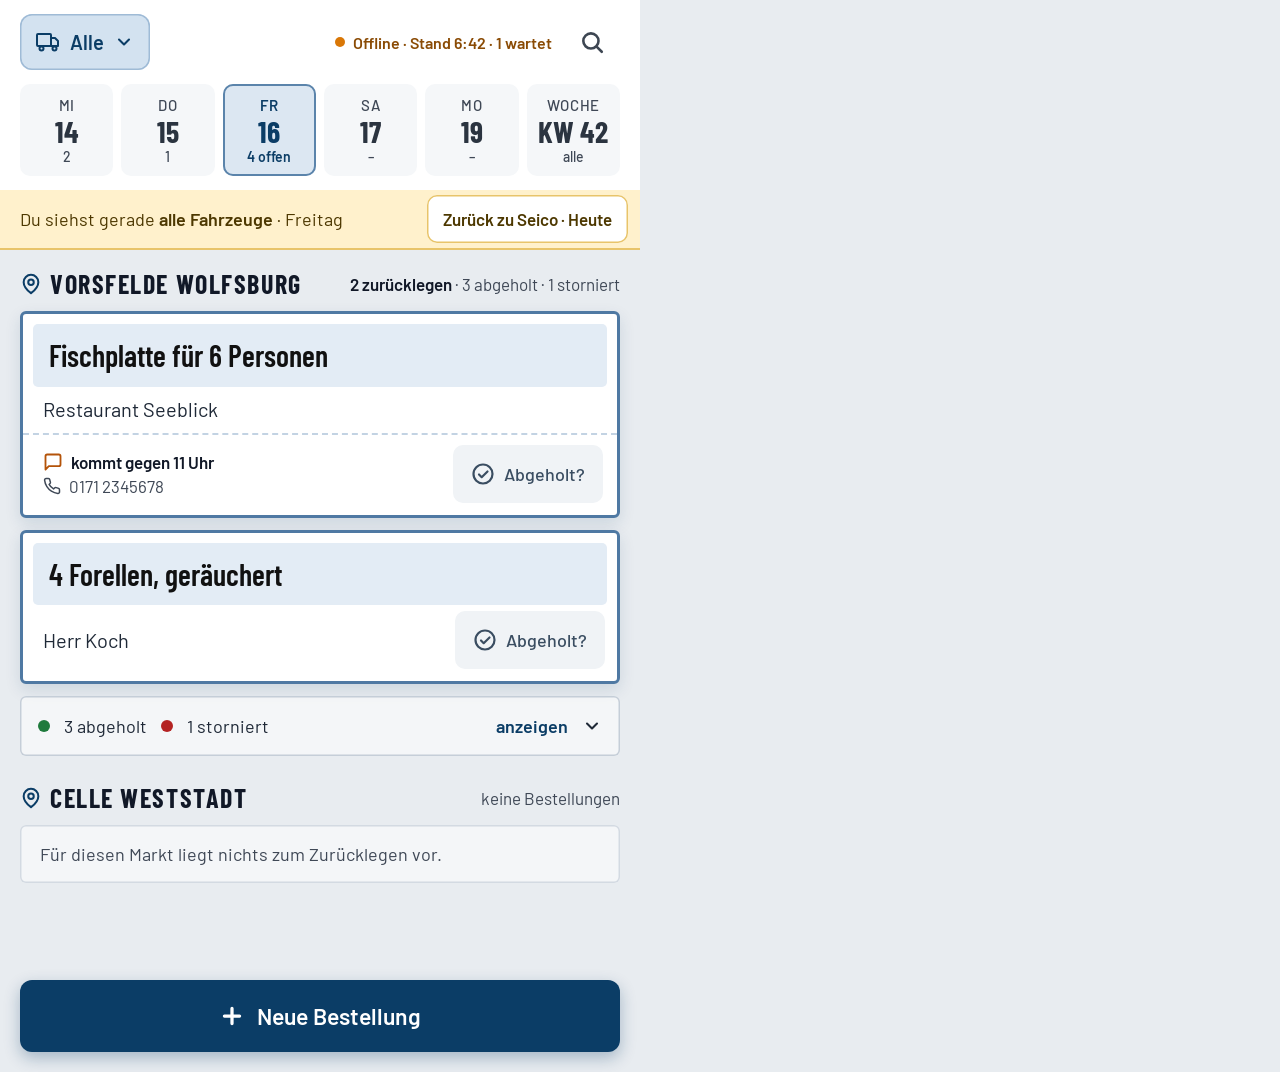
<file: design-vorlage/alt-v2/sonderzustaende-v2.html>
<!doctype html>
<html lang="de">
<head>
<meta charset="utf-8">
<meta name="viewport" content="width=device-width, initial-scale=1">
<title>Designvorlage F6 v2 – Sonderzustände</title>
<link rel="stylesheet" href="vorlage-v2.css">
</head>
<body>
<!-- Sonderzustände im Hochformat: offline, fremde Ansicht („Alle“) mit Hinweisband, mehrere Märkte,
     Erledigtes eingeklappt (ab 3 erledigten), leerer Markt. -->
<div class="app" style="width: 640px; height: 1072px">

  <header class="kopf">
    <div class="kopf-zeile">
      <button class="fahrzeug">
        <svg width="24" height="24" viewBox="0 0 24 24" fill="none" stroke="currentColor" stroke-width="2" stroke-linecap="round" stroke-linejoin="round" aria-hidden="true"><rect x="1" y="4" width="14" height="12" rx="1"/><path d="M15 8h4l3 3v5h-7z"/><circle cx="5.5" cy="18.5" r="2"/><circle cx="18.5" cy="18.5" r="2"/></svg>
        Alle
        <svg width="20" height="20" viewBox="0 0 24 24" fill="none" stroke="currentColor" stroke-width="2.5" stroke-linecap="round" stroke-linejoin="round" aria-hidden="true"><path d="M6 9l6 6 6-6"/></svg>
      </button>
      <div class="platzhalter"></div>
      <span class="sync offline">Offline · Stand 6:42 · 1 wartet</span>
      <button class="icon-knopf" aria-label="Suchen"><svg width="26" height="26" viewBox="0 0 24 24" fill="none" stroke="currentColor" stroke-width="2.4" stroke-linecap="round" aria-hidden="true"><circle cx="11" cy="11" r="7"/><path d="M21 21l-4.3-4.3"/></svg></button>
    </div>
    <nav class="tage" aria-label="Tage">
      <button class="tag"><span class="wt">MI</span><span class="nr">14</span><span class="anz">2</span></button>
      <button class="tag"><span class="wt">DO</span><span class="nr">15</span><span class="anz">1</span></button>
      <button class="tag aktiv"><span class="wt">FR</span><span class="nr">16</span><span class="anz">4 offen</span></button>
      <button class="tag"><span class="wt">SA</span><span class="nr">17</span><span class="anz">–</span></button>
      <button class="tag"><span class="wt">MO</span><span class="nr">19</span><span class="anz">–</span></button>
      <button class="tag"><span class="wt">WOCHE</span><span class="nr">KW 42</span><span class="anz">alle</span></button>
    </nav>
  </header>

  <div class="hinweisband">
    <span>Du siehst gerade <b>alle Fahrzeuge</b> · Freitag</span>
    <div class="platzhalter"></div>
    <button>Zurück zu Seico · Heute</button>
  </div>

  <main class="liste">
    <div class="markt">
      <div class="markt-name">
        <svg width="22" height="22" viewBox="0 0 24 24" fill="none" stroke="currentColor" stroke-width="2.2" stroke-linecap="round" stroke-linejoin="round" aria-hidden="true"><path d="M20 10c0 6-8 12-8 12s-8-6-8-12a8 8 0 0 1 16 0z"/><circle cx="12" cy="10" r="3"/></svg>
        <h2>Vorsfelde Wolfsburg</h2>
      </div>
      <span class="zaehler"><b>2 zurücklegen</b> · 3 abgeholt · 1 storniert</span>
    </div>

    <article class="zettel offen">
      <div class="ware">Fischplatte für 6 Personen</div>
      <div class="kunde">Restaurant Seeblick</div>
      <div class="fuss">
        <div class="infos">
          <span class="zeile hinweis"><svg width="20" height="20" viewBox="0 0 24 24" fill="none" stroke="currentColor" stroke-width="2.2" stroke-linecap="round" stroke-linejoin="round" aria-hidden="true"><path d="M21 15a2 2 0 0 1-2 2H7l-4 4V5a2 2 0 0 1 2-2h14a2 2 0 0 1 2 2z"/></svg>kommt gegen 11 Uhr</span>
          <span class="zeile"><svg width="18" height="18" viewBox="0 0 24 24" fill="none" stroke="currentColor" stroke-width="2" stroke-linecap="round" stroke-linejoin="round" aria-hidden="true"><path d="M22 16.92v3a2 2 0 0 1-2.18 2 19.79 19.79 0 0 1-8.63-3.07 19.5 19.5 0 0 1-6-6A19.79 19.79 0 0 1 2.12 4.18 2 2 0 0 1 4.11 2h3a2 2 0 0 1 2 1.72c.13.96.36 1.9.7 2.81a2 2 0 0 1-.45 2.11L8.09 9.91a16 16 0 0 0 6 6l1.27-1.27a2 2 0 0 1 2.11-.45c.91.34 1.85.57 2.81.7A2 2 0 0 1 22 16.92z"/></svg>0171 2345678</span>
        </div>
        <button class="knopf-abgeholt"><svg width="24" height="24" viewBox="0 0 24 24" fill="none" stroke="currentColor" stroke-width="2.2" stroke-linecap="round" stroke-linejoin="round" aria-hidden="true"><circle cx="12" cy="12" r="9.5"/><path d="M8 12.5l2.7 2.7L16.5 9.5"/></svg>Abgeholt?</button>
      </div>
    </article>

    <article class="zettel offen">
      <div class="ware">4 Forellen, geräuchert</div>
      <div class="kunde-zeile"><div class="kunde">Herr Koch</div><button class="knopf-abgeholt"><svg width="24" height="24" viewBox="0 0 24 24" fill="none" stroke="currentColor" stroke-width="2.2" stroke-linecap="round" stroke-linejoin="round" aria-hidden="true"><circle cx="12" cy="12" r="9.5"/><path d="M8 12.5l2.7 2.7L16.5 9.5"/></svg>Abgeholt?</button></div>
    </article>

    <button class="eingeklappt">
      <span class="punkt gruen"></span>3 abgeholt
      <span class="punkt rot"></span>1 storniert
      <span class="platzhalter"></span>
      <span class="mehr">anzeigen</span>
      <svg width="20" height="20" viewBox="0 0 24 24" fill="none" stroke="currentColor" stroke-width="2.5" stroke-linecap="round" stroke-linejoin="round" aria-hidden="true"><path d="M6 9l6 6 6-6"/></svg>
    </button>

    <div class="markt weiterer">
      <div class="markt-name">
        <svg width="22" height="22" viewBox="0 0 24 24" fill="none" stroke="currentColor" stroke-width="2.2" stroke-linecap="round" stroke-linejoin="round" aria-hidden="true"><path d="M20 10c0 6-8 12-8 12s-8-6-8-12a8 8 0 0 1 16 0z"/><circle cx="12" cy="10" r="3"/></svg>
        <h2>Celle Weststadt</h2>
      </div>
      <span class="zaehler">keine Bestellungen</span>
    </div>
    <div class="leer">Für diesen Markt liegt nichts zum Zurücklegen vor.</div>
  </main>

  <footer class="fuss-leiste">
    <button class="primaer"><svg width="26" height="26" viewBox="0 0 24 24" fill="none" stroke="currentColor" stroke-width="3" stroke-linecap="round" aria-hidden="true"><path d="M12 5v14M5 12h14"/></svg>Neue Bestellung</button>
  </footer>
</div>
</body>
</html>
</file>
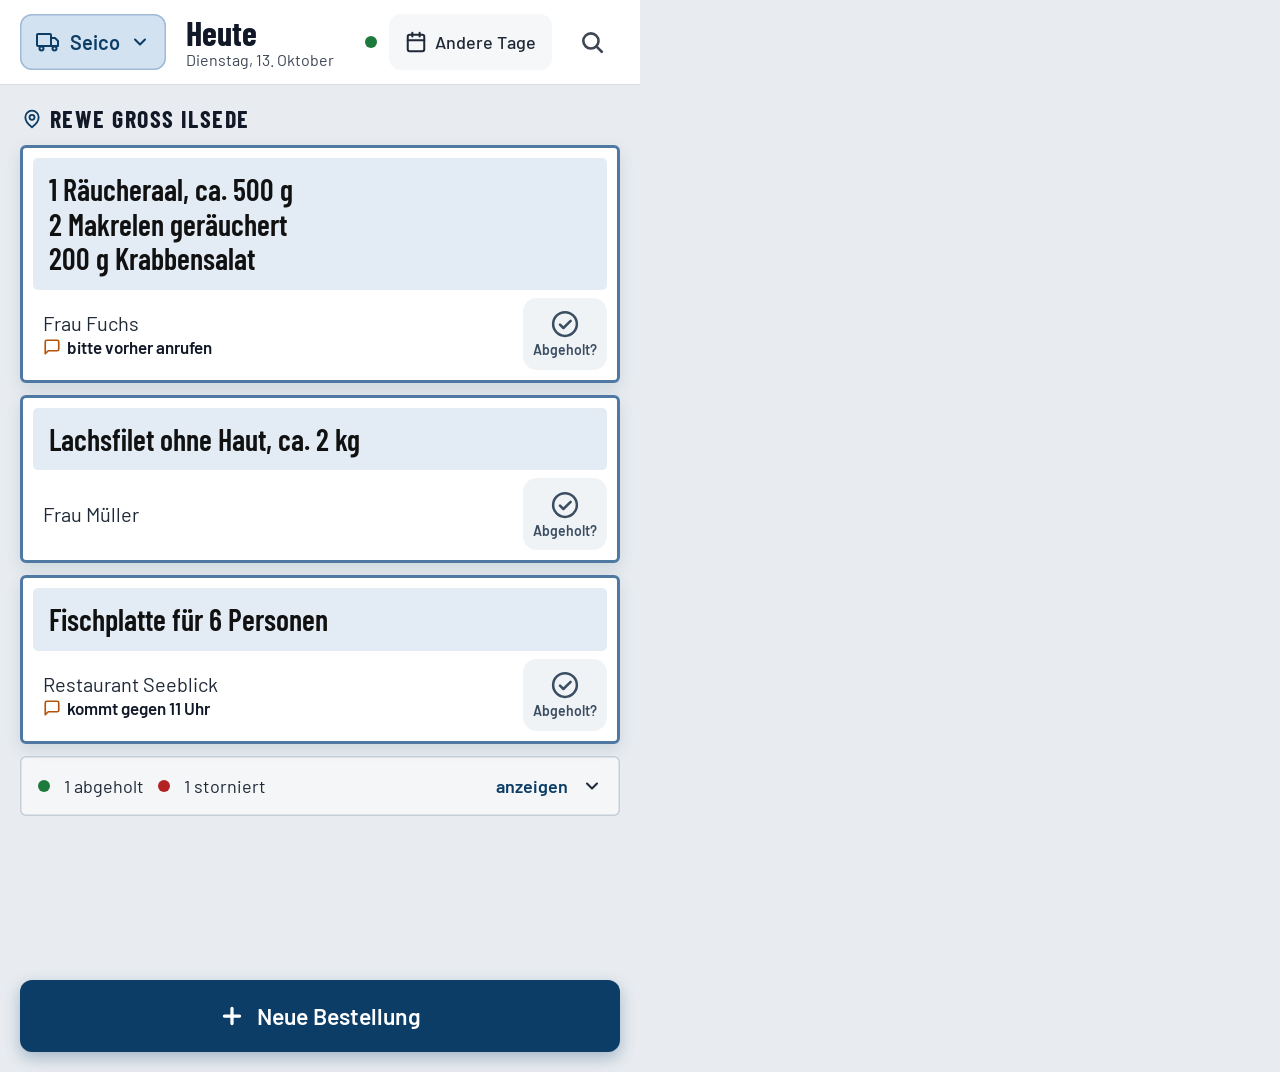
<file: design-vorlage/minimal/minimal-hochformat.html>
<!doctype html><html lang="de"><head><meta charset="utf-8"><title>F6 Minimal – Hochformat</title>
<link rel="stylesheet" href="../vorlage.css"><link rel="stylesheet" href="minimal.css"></head><body>
<div class="app" style="width: 640px; height: 1072px">
<header class="kopf-min">
 <button class="fahrzeug"><svg width="24" height="24" viewBox="0 0 24 24" fill="none" stroke="currentColor" stroke-width="2" stroke-linecap="round" stroke-linejoin="round" aria-hidden="true"><rect x="1" y="4" width="14" height="12" rx="1"/><path d="M15 8h4l3 3v5h-7z"/><circle cx="5.5" cy="18.5" r="2"/><circle cx="18.5" cy="18.5" r="2"/></svg>Seico<svg width="20" height="20" viewBox="0 0 24 24" fill="none" stroke="currentColor" stroke-width="2.5" stroke-linecap="round" stroke-linejoin="round" aria-hidden="true"><path d="M6 9l6 6 6-6"/></svg></button>
 <div class="tag-titel" style="margin-left:8px"><span class="gross">Heute</span><span class="klein">Dienstag, 13. Oktober</span></div>
 <div class="platzhalter"></div>
 <span class="online-punkt" title="Aktuell"></span>
 <button class="knopf-tage"><svg width="22" height="22" viewBox="0 0 24 24" fill="none" stroke="currentColor" stroke-width="2.2" stroke-linecap="round" stroke-linejoin="round" aria-hidden="true"><rect x="3" y="4" width="18" height="18" rx="2"/><path d="M16 2v4M8 2v4M3 10h18"/></svg>Andere Tage</button>
 <button class="icon-knopf" aria-label="Suchen"><svg width="26" height="26" viewBox="0 0 24 24" fill="none" stroke="currentColor" stroke-width="2.4" stroke-linecap="round" aria-hidden="true"><circle cx="11" cy="11" r="7"/><path d="M21 21l-4.3-4.3"/></svg></button>
</header>
<main class="liste">
 <div class="markt-min"><svg width="20" height="20" viewBox="0 0 24 24" fill="none" stroke="currentColor" stroke-width="2.2" stroke-linecap="round" stroke-linejoin="round" aria-hidden="true"><path d="M20 10c0 6-8 12-8 12s-8-6-8-12a8 8 0 0 1 16 0z"/><circle cx="12" cy="10" r="3"/></svg><h2>REWE Groß Ilsede</h2></div>
 <article class="zettel-min"><div class="ware">1 Räucheraal, ca. 500 g
2 Makrelen geräuchert
200 g Krabbensalat</div><div class="unten"><div class="wer"><span class="kunde">Frau Fuchs</span><span class="hinweis"><svg width="18" height="18" viewBox="0 0 24 24" fill="none" stroke="currentColor" stroke-width="2.2" stroke-linecap="round" stroke-linejoin="round" aria-hidden="true"><path d="M21 15a2 2 0 0 1-2 2H7l-4 4V5a2 2 0 0 1 2-2h14a2 2 0 0 1 2 2z"/></svg>bitte vorher anrufen</span></div><button class="haken" aria-label="Als abgeholt markieren"><svg width="30" height="30" viewBox="0 0 24 24" fill="none" stroke="currentColor" stroke-width="2" stroke-linecap="round" stroke-linejoin="round" aria-hidden="true"><circle cx="12" cy="12" r="9.5"/><path d="M8 12.5l2.7 2.7L16.5 9.5"/></svg>Abgeholt?</button></div></article><article class="zettel-min"><div class="ware">Lachsfilet ohne Haut, ca. 2 kg</div><div class="unten"><div class="wer"><span class="kunde">Frau Müller</span></div><button class="haken" aria-label="Als abgeholt markieren"><svg width="30" height="30" viewBox="0 0 24 24" fill="none" stroke="currentColor" stroke-width="2" stroke-linecap="round" stroke-linejoin="round" aria-hidden="true"><circle cx="12" cy="12" r="9.5"/><path d="M8 12.5l2.7 2.7L16.5 9.5"/></svg>Abgeholt?</button></div></article><article class="zettel-min"><div class="ware">Fischplatte für 6 Personen</div><div class="unten"><div class="wer"><span class="kunde">Restaurant Seeblick</span><span class="hinweis"><svg width="18" height="18" viewBox="0 0 24 24" fill="none" stroke="currentColor" stroke-width="2.2" stroke-linecap="round" stroke-linejoin="round" aria-hidden="true"><path d="M21 15a2 2 0 0 1-2 2H7l-4 4V5a2 2 0 0 1 2-2h14a2 2 0 0 1 2 2z"/></svg>kommt gegen 11 Uhr</span></div><button class="haken" aria-label="Als abgeholt markieren"><svg width="30" height="30" viewBox="0 0 24 24" fill="none" stroke="currentColor" stroke-width="2" stroke-linecap="round" stroke-linejoin="round" aria-hidden="true"><circle cx="12" cy="12" r="9.5"/><path d="M8 12.5l2.7 2.7L16.5 9.5"/></svg>Abgeholt?</button></div></article><button class="eingeklappt"><span class="punkt gruen"></span>1 abgeholt<span class="punkt rot"></span>1 storniert<span class="platzhalter"></span><span class="mehr">anzeigen</span><svg width="20" height="20" viewBox="0 0 24 24" fill="none" stroke="currentColor" stroke-width="2.5" stroke-linecap="round" stroke-linejoin="round" aria-hidden="true"><path d="M6 9l6 6 6-6"/></svg></button>
</main>
<footer class="fuss-leiste"><button class="primaer"><svg width="26" height="26" viewBox="0 0 24 24" fill="none" stroke="currentColor" stroke-width="3" stroke-linecap="round" aria-hidden="true"><path d="M12 5v14M5 12h14"/></svg>Neue Bestellung</button></footer>
</div></body></html>
</file>
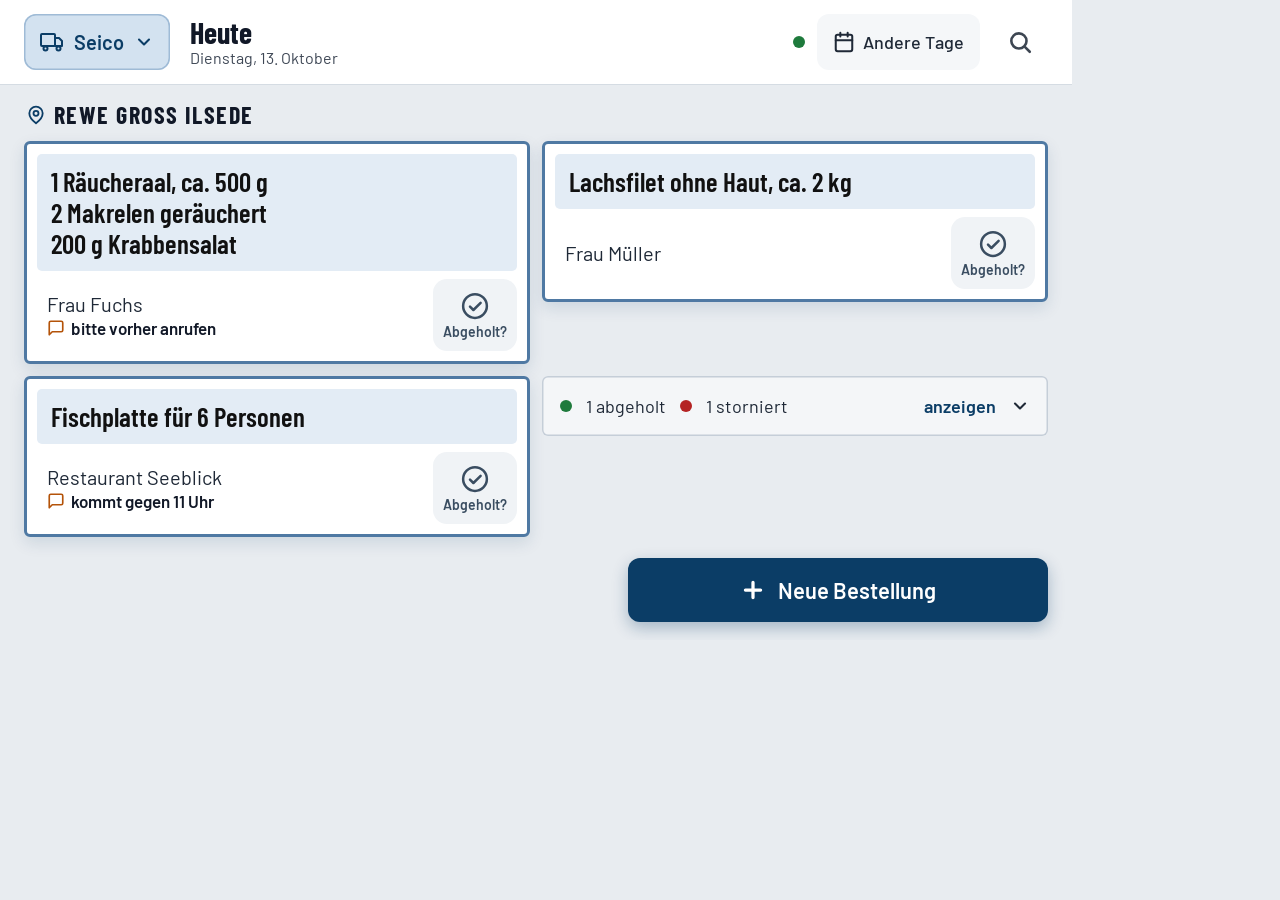
<file: design-vorlage/minimal/minimal-querformat.html>
<!doctype html><html lang="de"><head><meta charset="utf-8"><title>F6 Minimal – Querformat</title>
<link rel="stylesheet" href="../vorlage.css"><link rel="stylesheet" href="minimal.css"></head><body>
<div class="app quer" style="width: 1072px; height: 640px">
<header class="kopf-min">
 <button class="fahrzeug"><svg width="24" height="24" viewBox="0 0 24 24" fill="none" stroke="currentColor" stroke-width="2" stroke-linecap="round" stroke-linejoin="round" aria-hidden="true"><rect x="1" y="4" width="14" height="12" rx="1"/><path d="M15 8h4l3 3v5h-7z"/><circle cx="5.5" cy="18.5" r="2"/><circle cx="18.5" cy="18.5" r="2"/></svg>Seico<svg width="20" height="20" viewBox="0 0 24 24" fill="none" stroke="currentColor" stroke-width="2.5" stroke-linecap="round" stroke-linejoin="round" aria-hidden="true"><path d="M6 9l6 6 6-6"/></svg></button>
 <div class="tag-titel" style="margin-left:8px"><span class="gross">Heute</span><span class="klein">Dienstag, 13. Oktober</span></div>
 <div class="platzhalter"></div>
 <span class="online-punkt" title="Aktuell"></span>
 <button class="knopf-tage"><svg width="22" height="22" viewBox="0 0 24 24" fill="none" stroke="currentColor" stroke-width="2.2" stroke-linecap="round" stroke-linejoin="round" aria-hidden="true"><rect x="3" y="4" width="18" height="18" rx="2"/><path d="M16 2v4M8 2v4M3 10h18"/></svg>Andere Tage</button>
 <button class="icon-knopf" aria-label="Suchen"><svg width="26" height="26" viewBox="0 0 24 24" fill="none" stroke="currentColor" stroke-width="2.4" stroke-linecap="round" aria-hidden="true"><circle cx="11" cy="11" r="7"/><path d="M21 21l-4.3-4.3"/></svg></button>
</header>
<main class="liste">
 <div class="markt-min"><svg width="20" height="20" viewBox="0 0 24 24" fill="none" stroke="currentColor" stroke-width="2.2" stroke-linecap="round" stroke-linejoin="round" aria-hidden="true"><path d="M20 10c0 6-8 12-8 12s-8-6-8-12a8 8 0 0 1 16 0z"/><circle cx="12" cy="10" r="3"/></svg><h2>REWE Groß Ilsede</h2></div>
 <div class="raster"><article class="zettel-min"><div class="ware">1 Räucheraal, ca. 500 g
2 Makrelen geräuchert
200 g Krabbensalat</div><div class="unten"><div class="wer"><span class="kunde">Frau Fuchs</span><span class="hinweis"><svg width="18" height="18" viewBox="0 0 24 24" fill="none" stroke="currentColor" stroke-width="2.2" stroke-linecap="round" stroke-linejoin="round" aria-hidden="true"><path d="M21 15a2 2 0 0 1-2 2H7l-4 4V5a2 2 0 0 1 2-2h14a2 2 0 0 1 2 2z"/></svg>bitte vorher anrufen</span></div><button class="haken" aria-label="Als abgeholt markieren"><svg width="30" height="30" viewBox="0 0 24 24" fill="none" stroke="currentColor" stroke-width="2" stroke-linecap="round" stroke-linejoin="round" aria-hidden="true"><circle cx="12" cy="12" r="9.5"/><path d="M8 12.5l2.7 2.7L16.5 9.5"/></svg>Abgeholt?</button></div></article><article class="zettel-min"><div class="ware">Lachsfilet ohne Haut, ca. 2 kg</div><div class="unten"><div class="wer"><span class="kunde">Frau Müller</span></div><button class="haken" aria-label="Als abgeholt markieren"><svg width="30" height="30" viewBox="0 0 24 24" fill="none" stroke="currentColor" stroke-width="2" stroke-linecap="round" stroke-linejoin="round" aria-hidden="true"><circle cx="12" cy="12" r="9.5"/><path d="M8 12.5l2.7 2.7L16.5 9.5"/></svg>Abgeholt?</button></div></article><article class="zettel-min"><div class="ware">Fischplatte für 6 Personen</div><div class="unten"><div class="wer"><span class="kunde">Restaurant Seeblick</span><span class="hinweis"><svg width="18" height="18" viewBox="0 0 24 24" fill="none" stroke="currentColor" stroke-width="2.2" stroke-linecap="round" stroke-linejoin="round" aria-hidden="true"><path d="M21 15a2 2 0 0 1-2 2H7l-4 4V5a2 2 0 0 1 2-2h14a2 2 0 0 1 2 2z"/></svg>kommt gegen 11 Uhr</span></div><button class="haken" aria-label="Als abgeholt markieren"><svg width="30" height="30" viewBox="0 0 24 24" fill="none" stroke="currentColor" stroke-width="2" stroke-linecap="round" stroke-linejoin="round" aria-hidden="true"><circle cx="12" cy="12" r="9.5"/><path d="M8 12.5l2.7 2.7L16.5 9.5"/></svg>Abgeholt?</button></div></article><button class="eingeklappt"><span class="punkt gruen"></span>1 abgeholt<span class="punkt rot"></span>1 storniert<span class="platzhalter"></span><span class="mehr">anzeigen</span><svg width="20" height="20" viewBox="0 0 24 24" fill="none" stroke="currentColor" stroke-width="2.5" stroke-linecap="round" stroke-linejoin="round" aria-hidden="true"><path d="M6 9l6 6 6-6"/></svg></button></div>
</main>
<footer class="fuss-leiste"><button class="primaer"><svg width="26" height="26" viewBox="0 0 24 24" fill="none" stroke="currentColor" stroke-width="3" stroke-linecap="round" aria-hidden="true"><path d="M12 5v14M5 12h14"/></svg>Neue Bestellung</button></footer>
</div></body></html>
</file>
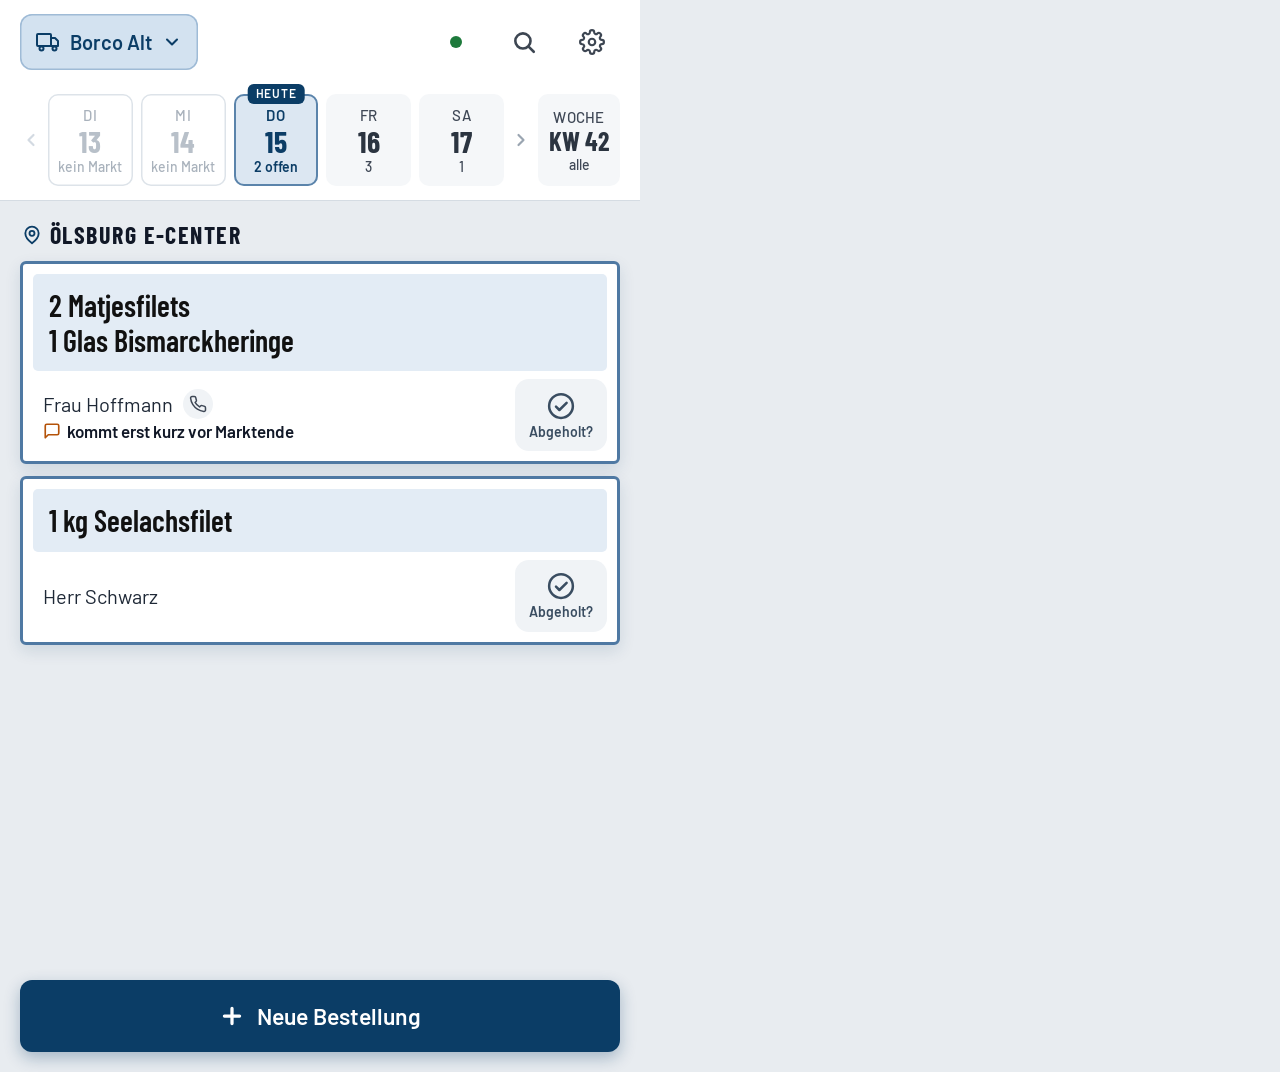
<file: design-vorlage/tagesleiste/hochformat-diese-woche.html>
<!doctype html><html lang="de"><head><meta charset="utf-8"><title>Feste Wochenleiste – diese Woche</title><link rel="stylesheet" href="../vorlage.css"></head><body><div class="app" style="width: 640px; height: 1072px">
<header class="kopf"><div class="kopf-zeile"><button class="fahrzeug"><svg width="24" height="24" viewBox="0 0 24 24" fill="none" stroke="currentColor" stroke-width="2" stroke-linecap="round" stroke-linejoin="round" aria-hidden="true"><rect x="1" y="4" width="14" height="12" rx="1"/><path d="M15 8h4l3 3v5h-7z"/><circle cx="5.5" cy="18.5" r="2"/><circle cx="18.5" cy="18.5" r="2"/></svg>Borco Alt<svg width="20" height="20" viewBox="0 0 24 24" fill="none" stroke="currentColor" stroke-width="2.5" stroke-linecap="round" stroke-linejoin="round" aria-hidden="true"><path d="M6 9l6 6 6-6"/></svg></button><div class="platzhalter"></div><button class="sync-punkt" aria-label="Aktuell"></button><button class="icon-knopf" aria-label="Suchen"><svg width="26" height="26" viewBox="0 0 24 24" fill="none" stroke="currentColor" stroke-width="2.4" stroke-linecap="round" aria-hidden="true"><circle cx="11" cy="11" r="7"/><path d="M21 21l-4.3-4.3"/></svg></button><button class="icon-knopf" aria-label="Einstellungen"><svg width="26" height="26" viewBox="0 0 24 24" fill="none" stroke="currentColor" stroke-width="2" stroke-linecap="round" stroke-linejoin="round" aria-hidden="true"><circle cx="12" cy="12" r="3"/><path d="M19.4 15a1.65 1.65 0 0 0 .33 1.82l.06.06a2 2 0 0 1-2.83 2.83l-.06-.06a1.65 1.65 0 0 0-1.82-.33 1.65 1.65 0 0 0-1 1.51V21a2 2 0 0 1-4 0v-.09A1.65 1.65 0 0 0 9 19.4a1.65 1.65 0 0 0-1.82.33l-.06.06a2 2 0 0 1-2.83-2.83l.06-.06a1.65 1.65 0 0 0 .33-1.82 1.65 1.65 0 0 0-1.51-1H3a2 2 0 0 1 0-4h.09A1.65 1.65 0 0 0 4.6 9a1.65 1.65 0 0 0-.33-1.82l-.06-.06a2 2 0 0 1 2.83-2.83l.06.06a1.65 1.65 0 0 0 1.82.33H9a1.65 1.65 0 0 0 1-1.51V3a2 2 0 0 1 4 0v.09a1.65 1.65 0 0 0 1 1.51 1.65 1.65 0 0 0 1.82-.33l.06-.06a2 2 0 0 1 2.83 2.83l-.06.06a1.65 1.65 0 0 0-.33 1.82V9a1.65 1.65 0 0 0 1.51 1H21a2 2 0 0 1 0 4h-.09a1.65 1.65 0 0 0-1.51 1z"/></svg></button></div><nav class="wochenleiste" aria-label="Woche – zum Wechseln wischen"><span class="wisch-pfeil aus" aria-hidden="true"><svg width="20" height="20" viewBox="0 0 24 24" fill="none" stroke="currentColor" stroke-width="2.6" stroke-linecap="round" stroke-linejoin="round" aria-hidden="true"><path d="M15 18l-6-6 6-6"/></svg></span><div class="tage-fest"><button class="tag kein-markt" disabled aria-disabled="true"><span class="wt">DI</span><span class="nr">13</span><span class="anz">kein Markt</span></button><button class="tag kein-markt" disabled aria-disabled="true"><span class="wt">MI</span><span class="nr">14</span><span class="anz">kein Markt</span></button><button class="tag aktiv ist-heute"><span class="wt">DO</span><span class="nr">15</span><span class="anz">2 offen</span></button><button class="tag"><span class="wt">FR</span><span class="nr">16</span><span class="anz">3</span></button><button class="tag"><span class="wt">SA</span><span class="nr">17</span><span class="anz">1</span></button></div><span class="wisch-pfeil" aria-hidden="true"><svg width="20" height="20" viewBox="0 0 24 24" fill="none" stroke="currentColor" stroke-width="2.6" stroke-linecap="round" stroke-linejoin="round" aria-hidden="true"><path d="M9 18l6-6-6-6"/></svg></span><button class="tag woche-kachel"><span class="wt">WOCHE</span><span class="nr">KW 42</span><span class="anz">alle</span></button></nav></header>
<main class="liste"><div class="markt-v3" style=""><div class="markt-name"><svg width="20" height="20" viewBox="0 0 24 24" fill="none" stroke="currentColor" stroke-width="2.2" stroke-linecap="round" stroke-linejoin="round" aria-hidden="true"><path d="M20 10c0 6-8 12-8 12s-8-6-8-12a8 8 0 0 1 16 0z"/><circle cx="12" cy="10" r="3"/></svg><h2>Ölsburg E-Center</h2></div></div>
<article class="zettel-s"><div class="ware">2 Matjesfilets
1 Glas Bismarckheringe</div><div class="unten"><div class="wer"><span class="kunde">Frau Hoffmann<span class="kontakt-icon" title="Kontakt hinterlegt" aria-label="Kontakt hinterlegt"><svg width="18" height="18" viewBox="0 0 24 24" fill="none" stroke="currentColor" stroke-width="2" stroke-linecap="round" stroke-linejoin="round" aria-hidden="true"><path d="M22 16.92v3a2 2 0 0 1-2.18 2 19.79 19.79 0 0 1-8.63-3.07 19.5 19.5 0 0 1-6-6A19.79 19.79 0 0 1 2.12 4.18 2 2 0 0 1 4.11 2h3a2 2 0 0 1 2 1.72c.13.96.36 1.9.7 2.81a2 2 0 0 1-.45 2.11L8.09 9.91a16 16 0 0 0 6 6l1.27-1.27a2 2 0 0 1 2.11-.45c.91.34 1.85.57 2.81.7A2 2 0 0 1 22 16.92z"/></svg></span></span><span class="hinweis"><svg width="18" height="18" viewBox="0 0 24 24" fill="none" stroke="currentColor" stroke-width="2.2" stroke-linecap="round" stroke-linejoin="round" aria-hidden="true"><path d="M21 15a2 2 0 0 1-2 2H7l-4 4V5a2 2 0 0 1 2-2h14a2 2 0 0 1 2 2z"/></svg>kommt erst kurz vor Marktende</span></div><button class="haken" aria-label="Als abgeholt markieren"><svg width="30" height="30" viewBox="0 0 24 24" fill="none" stroke="currentColor" stroke-width="2" stroke-linecap="round" stroke-linejoin="round" aria-hidden="true"><circle cx="12" cy="12" r="9.5"/><path d="M8 12.5l2.7 2.7L16.5 9.5"/></svg>Abgeholt?</button></div></article>
<article class="zettel-s"><div class="ware">1 kg Seelachsfilet</div><div class="unten"><div class="wer"><span class="kunde">Herr Schwarz</span></div><button class="haken" aria-label="Als abgeholt markieren"><svg width="30" height="30" viewBox="0 0 24 24" fill="none" stroke="currentColor" stroke-width="2" stroke-linecap="round" stroke-linejoin="round" aria-hidden="true"><circle cx="12" cy="12" r="9.5"/><path d="M8 12.5l2.7 2.7L16.5 9.5"/></svg>Abgeholt?</button></div></article>
</main>
<footer class="fuss-leiste"><button class="primaer"><svg width="26" height="26" viewBox="0 0 24 24" fill="none" stroke="currentColor" stroke-width="3" stroke-linecap="round" aria-hidden="true"><path d="M12 5v14M5 12h14"/></svg>Neue Bestellung</button></footer>
</div></body></html>
</file>
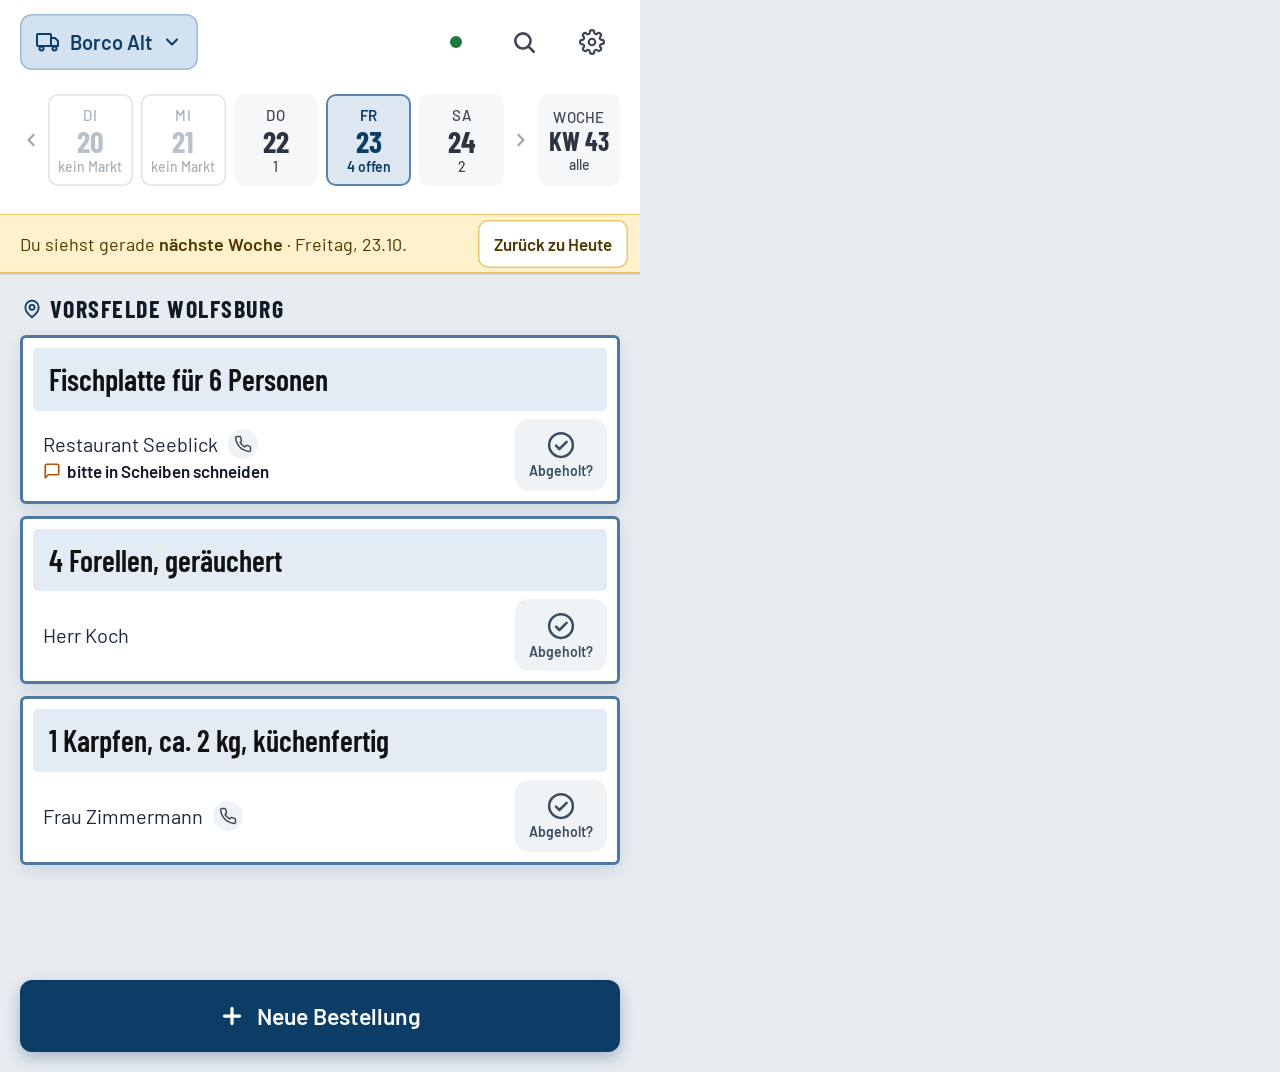
<file: design-vorlage/tagesleiste/hochformat-naechste-woche.html>
<!doctype html><html lang="de"><head><meta charset="utf-8"><title>Feste Wochenleiste – nach Wischen: nächste Woche</title><link rel="stylesheet" href="../vorlage.css"></head><body><div class="app" style="width: 640px; height: 1072px">
<header class="kopf"><div class="kopf-zeile"><button class="fahrzeug"><svg width="24" height="24" viewBox="0 0 24 24" fill="none" stroke="currentColor" stroke-width="2" stroke-linecap="round" stroke-linejoin="round" aria-hidden="true"><rect x="1" y="4" width="14" height="12" rx="1"/><path d="M15 8h4l3 3v5h-7z"/><circle cx="5.5" cy="18.5" r="2"/><circle cx="18.5" cy="18.5" r="2"/></svg>Borco Alt<svg width="20" height="20" viewBox="0 0 24 24" fill="none" stroke="currentColor" stroke-width="2.5" stroke-linecap="round" stroke-linejoin="round" aria-hidden="true"><path d="M6 9l6 6 6-6"/></svg></button><div class="platzhalter"></div><button class="sync-punkt" aria-label="Aktuell"></button><button class="icon-knopf" aria-label="Suchen"><svg width="26" height="26" viewBox="0 0 24 24" fill="none" stroke="currentColor" stroke-width="2.4" stroke-linecap="round" aria-hidden="true"><circle cx="11" cy="11" r="7"/><path d="M21 21l-4.3-4.3"/></svg></button><button class="icon-knopf" aria-label="Einstellungen"><svg width="26" height="26" viewBox="0 0 24 24" fill="none" stroke="currentColor" stroke-width="2" stroke-linecap="round" stroke-linejoin="round" aria-hidden="true"><circle cx="12" cy="12" r="3"/><path d="M19.4 15a1.65 1.65 0 0 0 .33 1.82l.06.06a2 2 0 0 1-2.83 2.83l-.06-.06a1.65 1.65 0 0 0-1.82-.33 1.65 1.65 0 0 0-1 1.51V21a2 2 0 0 1-4 0v-.09A1.65 1.65 0 0 0 9 19.4a1.65 1.65 0 0 0-1.82.33l-.06.06a2 2 0 0 1-2.83-2.83l.06-.06a1.65 1.65 0 0 0 .33-1.82 1.65 1.65 0 0 0-1.51-1H3a2 2 0 0 1 0-4h.09A1.65 1.65 0 0 0 4.6 9a1.65 1.65 0 0 0-.33-1.82l-.06-.06a2 2 0 0 1 2.83-2.83l.06.06a1.65 1.65 0 0 0 1.82.33H9a1.65 1.65 0 0 0 1-1.51V3a2 2 0 0 1 4 0v.09a1.65 1.65 0 0 0 1 1.51 1.65 1.65 0 0 0 1.82-.33l.06-.06a2 2 0 0 1 2.83 2.83l-.06.06a1.65 1.65 0 0 0-.33 1.82V9a1.65 1.65 0 0 0 1.51 1H21a2 2 0 0 1 0 4h-.09a1.65 1.65 0 0 0-1.51 1z"/></svg></button></div><nav class="wochenleiste" aria-label="Woche – zum Wechseln wischen"><span class="wisch-pfeil" aria-hidden="true"><svg width="20" height="20" viewBox="0 0 24 24" fill="none" stroke="currentColor" stroke-width="2.6" stroke-linecap="round" stroke-linejoin="round" aria-hidden="true"><path d="M15 18l-6-6 6-6"/></svg></span><div class="tage-fest"><button class="tag kein-markt" disabled aria-disabled="true"><span class="wt">DI</span><span class="nr">20</span><span class="anz">kein Markt</span></button><button class="tag kein-markt" disabled aria-disabled="true"><span class="wt">MI</span><span class="nr">21</span><span class="anz">kein Markt</span></button><button class="tag"><span class="wt">DO</span><span class="nr">22</span><span class="anz">1</span></button><button class="tag aktiv"><span class="wt">FR</span><span class="nr">23</span><span class="anz">4 offen</span></button><button class="tag"><span class="wt">SA</span><span class="nr">24</span><span class="anz">2</span></button></div><span class="wisch-pfeil" aria-hidden="true"><svg width="20" height="20" viewBox="0 0 24 24" fill="none" stroke="currentColor" stroke-width="2.6" stroke-linecap="round" stroke-linejoin="round" aria-hidden="true"><path d="M9 18l6-6-6-6"/></svg></span><button class="tag woche-kachel"><span class="wt">WOCHE</span><span class="nr">KW 43</span><span class="anz">alle</span></button></nav><div class="hinweisband"><span>Du siehst gerade <b>nächste Woche</b> · Freitag, 23.10.</span><div class="platzhalter"></div><button>Zurück zu Heute</button></div></header>
<main class="liste"><div class="markt-v3" style=""><div class="markt-name"><svg width="20" height="20" viewBox="0 0 24 24" fill="none" stroke="currentColor" stroke-width="2.2" stroke-linecap="round" stroke-linejoin="round" aria-hidden="true"><path d="M20 10c0 6-8 12-8 12s-8-6-8-12a8 8 0 0 1 16 0z"/><circle cx="12" cy="10" r="3"/></svg><h2>Vorsfelde Wolfsburg</h2></div></div>
<article class="zettel-s"><div class="ware">Fischplatte für 6 Personen</div><div class="unten"><div class="wer"><span class="kunde">Restaurant Seeblick<span class="kontakt-icon" title="Kontakt hinterlegt" aria-label="Kontakt hinterlegt"><svg width="18" height="18" viewBox="0 0 24 24" fill="none" stroke="currentColor" stroke-width="2" stroke-linecap="round" stroke-linejoin="round" aria-hidden="true"><path d="M22 16.92v3a2 2 0 0 1-2.18 2 19.79 19.79 0 0 1-8.63-3.07 19.5 19.5 0 0 1-6-6A19.79 19.79 0 0 1 2.12 4.18 2 2 0 0 1 4.11 2h3a2 2 0 0 1 2 1.72c.13.96.36 1.9.7 2.81a2 2 0 0 1-.45 2.11L8.09 9.91a16 16 0 0 0 6 6l1.27-1.27a2 2 0 0 1 2.11-.45c.91.34 1.85.57 2.81.7A2 2 0 0 1 22 16.92z"/></svg></span></span><span class="hinweis"><svg width="18" height="18" viewBox="0 0 24 24" fill="none" stroke="currentColor" stroke-width="2.2" stroke-linecap="round" stroke-linejoin="round" aria-hidden="true"><path d="M21 15a2 2 0 0 1-2 2H7l-4 4V5a2 2 0 0 1 2-2h14a2 2 0 0 1 2 2z"/></svg>bitte in Scheiben schneiden</span></div><button class="haken" aria-label="Als abgeholt markieren"><svg width="30" height="30" viewBox="0 0 24 24" fill="none" stroke="currentColor" stroke-width="2" stroke-linecap="round" stroke-linejoin="round" aria-hidden="true"><circle cx="12" cy="12" r="9.5"/><path d="M8 12.5l2.7 2.7L16.5 9.5"/></svg>Abgeholt?</button></div></article>
<article class="zettel-s"><div class="ware">4 Forellen, geräuchert</div><div class="unten"><div class="wer"><span class="kunde">Herr Koch</span></div><button class="haken" aria-label="Als abgeholt markieren"><svg width="30" height="30" viewBox="0 0 24 24" fill="none" stroke="currentColor" stroke-width="2" stroke-linecap="round" stroke-linejoin="round" aria-hidden="true"><circle cx="12" cy="12" r="9.5"/><path d="M8 12.5l2.7 2.7L16.5 9.5"/></svg>Abgeholt?</button></div></article>
<article class="zettel-s"><div class="ware">1 Karpfen, ca. 2 kg, küchenfertig</div><div class="unten"><div class="wer"><span class="kunde">Frau Zimmermann<span class="kontakt-icon" title="Kontakt hinterlegt" aria-label="Kontakt hinterlegt"><svg width="18" height="18" viewBox="0 0 24 24" fill="none" stroke="currentColor" stroke-width="2" stroke-linecap="round" stroke-linejoin="round" aria-hidden="true"><path d="M22 16.92v3a2 2 0 0 1-2.18 2 19.79 19.79 0 0 1-8.63-3.07 19.5 19.5 0 0 1-6-6A19.79 19.79 0 0 1 2.12 4.18 2 2 0 0 1 4.11 2h3a2 2 0 0 1 2 1.72c.13.96.36 1.9.7 2.81a2 2 0 0 1-.45 2.11L8.09 9.91a16 16 0 0 0 6 6l1.27-1.27a2 2 0 0 1 2.11-.45c.91.34 1.85.57 2.81.7A2 2 0 0 1 22 16.92z"/></svg></span></span></div><button class="haken" aria-label="Als abgeholt markieren"><svg width="30" height="30" viewBox="0 0 24 24" fill="none" stroke="currentColor" stroke-width="2" stroke-linecap="round" stroke-linejoin="round" aria-hidden="true"><circle cx="12" cy="12" r="9.5"/><path d="M8 12.5l2.7 2.7L16.5 9.5"/></svg>Abgeholt?</button></div></article>
</main>
<footer class="fuss-leiste"><button class="primaer"><svg width="26" height="26" viewBox="0 0 24 24" fill="none" stroke="currentColor" stroke-width="3" stroke-linecap="round" aria-hidden="true"><path d="M12 5v14M5 12h14"/></svg>Neue Bestellung</button></footer>
</div></body></html>
</file>
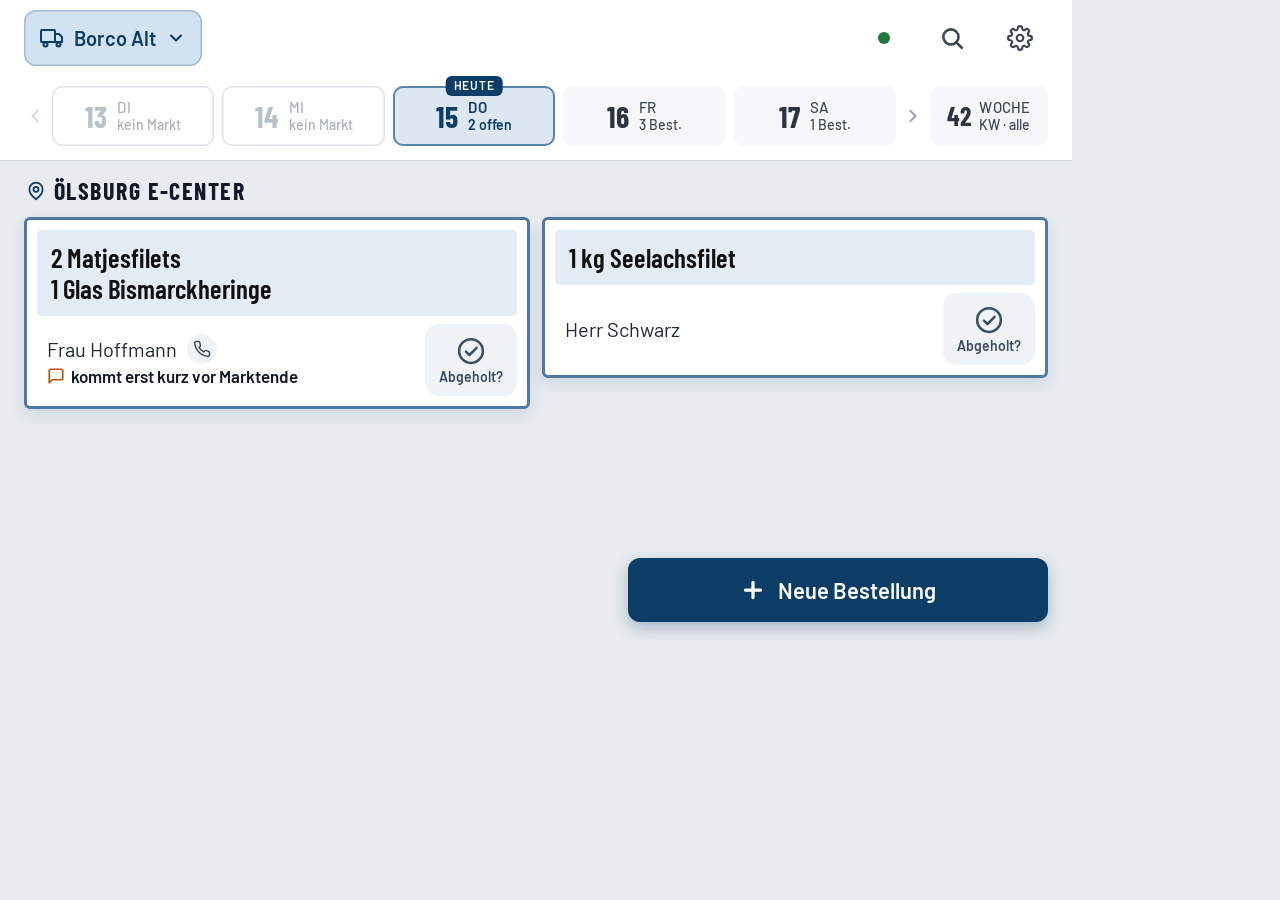
<file: design-vorlage/tagesleiste/querformat-diese-woche.html>
<!doctype html><html lang="de"><head><meta charset="utf-8"><title>Feste Wochenleiste – Querformat</title><link rel="stylesheet" href="../vorlage.css"></head><body><div class="app quer" style="width: 1072px; height: 640px">
<header class="kopf"><div class="kopf-zeile"><button class="fahrzeug"><svg width="24" height="24" viewBox="0 0 24 24" fill="none" stroke="currentColor" stroke-width="2" stroke-linecap="round" stroke-linejoin="round" aria-hidden="true"><rect x="1" y="4" width="14" height="12" rx="1"/><path d="M15 8h4l3 3v5h-7z"/><circle cx="5.5" cy="18.5" r="2"/><circle cx="18.5" cy="18.5" r="2"/></svg>Borco Alt<svg width="20" height="20" viewBox="0 0 24 24" fill="none" stroke="currentColor" stroke-width="2.5" stroke-linecap="round" stroke-linejoin="round" aria-hidden="true"><path d="M6 9l6 6 6-6"/></svg></button><div class="platzhalter"></div><button class="sync-punkt" aria-label="Aktuell"></button><button class="icon-knopf" aria-label="Suchen"><svg width="26" height="26" viewBox="0 0 24 24" fill="none" stroke="currentColor" stroke-width="2.4" stroke-linecap="round" aria-hidden="true"><circle cx="11" cy="11" r="7"/><path d="M21 21l-4.3-4.3"/></svg></button><button class="icon-knopf" aria-label="Einstellungen"><svg width="26" height="26" viewBox="0 0 24 24" fill="none" stroke="currentColor" stroke-width="2" stroke-linecap="round" stroke-linejoin="round" aria-hidden="true"><circle cx="12" cy="12" r="3"/><path d="M19.4 15a1.65 1.65 0 0 0 .33 1.82l.06.06a2 2 0 0 1-2.83 2.83l-.06-.06a1.65 1.65 0 0 0-1.82-.33 1.65 1.65 0 0 0-1 1.51V21a2 2 0 0 1-4 0v-.09A1.65 1.65 0 0 0 9 19.4a1.65 1.65 0 0 0-1.82.33l-.06.06a2 2 0 0 1-2.83-2.83l.06-.06a1.65 1.65 0 0 0 .33-1.82 1.65 1.65 0 0 0-1.51-1H3a2 2 0 0 1 0-4h.09A1.65 1.65 0 0 0 4.6 9a1.65 1.65 0 0 0-.33-1.82l-.06-.06a2 2 0 0 1 2.83-2.83l.06.06a1.65 1.65 0 0 0 1.82.33H9a1.65 1.65 0 0 0 1-1.51V3a2 2 0 0 1 4 0v.09a1.65 1.65 0 0 0 1 1.51 1.65 1.65 0 0 0 1.82-.33l.06-.06a2 2 0 0 1 2.83 2.83l-.06.06a1.65 1.65 0 0 0-.33 1.82V9a1.65 1.65 0 0 0 1.51 1H21a2 2 0 0 1 0 4h-.09a1.65 1.65 0 0 0-1.51 1z"/></svg></button></div><nav class="wochenleiste" aria-label="Woche – zum Wechseln wischen"><span class="wisch-pfeil aus" aria-hidden="true"><svg width="20" height="20" viewBox="0 0 24 24" fill="none" stroke="currentColor" stroke-width="2.6" stroke-linecap="round" stroke-linejoin="round" aria-hidden="true"><path d="M15 18l-6-6 6-6"/></svg></span><div class="tage-fest"><button class="tag kein-markt" disabled aria-disabled="true"><span class="nr">13</span><span class="text"><span class="wt">DI</span><span class="anz">kein Markt</span></span></button><button class="tag kein-markt" disabled aria-disabled="true"><span class="nr">14</span><span class="text"><span class="wt">MI</span><span class="anz">kein Markt</span></span></button><button class="tag aktiv ist-heute"><span class="nr">15</span><span class="text"><span class="wt">DO</span><span class="anz">2 offen</span></span></button><button class="tag"><span class="nr">16</span><span class="text"><span class="wt">FR</span><span class="anz">3 Best.</span></span></button><button class="tag"><span class="nr">17</span><span class="text"><span class="wt">SA</span><span class="anz">1 Best.</span></span></button></div><span class="wisch-pfeil" aria-hidden="true"><svg width="20" height="20" viewBox="0 0 24 24" fill="none" stroke="currentColor" stroke-width="2.6" stroke-linecap="round" stroke-linejoin="round" aria-hidden="true"><path d="M9 18l6-6-6-6"/></svg></span><button class="tag woche-kachel"><span class="nr">42</span><span class="text"><span class="wt">WOCHE</span><span class="anz">KW · alle</span></span></button></nav></header>
<main class="liste"><div class="markt-v3" style=""><div class="markt-name"><svg width="20" height="20" viewBox="0 0 24 24" fill="none" stroke="currentColor" stroke-width="2.2" stroke-linecap="round" stroke-linejoin="round" aria-hidden="true"><path d="M20 10c0 6-8 12-8 12s-8-6-8-12a8 8 0 0 1 16 0z"/><circle cx="12" cy="10" r="3"/></svg><h2>Ölsburg E-Center</h2></div></div>
<div class="raster"><article class="zettel-s"><div class="ware">2 Matjesfilets
1 Glas Bismarckheringe</div><div class="unten"><div class="wer"><span class="kunde">Frau Hoffmann<span class="kontakt-icon" title="Kontakt hinterlegt" aria-label="Kontakt hinterlegt"><svg width="18" height="18" viewBox="0 0 24 24" fill="none" stroke="currentColor" stroke-width="2" stroke-linecap="round" stroke-linejoin="round" aria-hidden="true"><path d="M22 16.92v3a2 2 0 0 1-2.18 2 19.79 19.79 0 0 1-8.63-3.07 19.5 19.5 0 0 1-6-6A19.79 19.79 0 0 1 2.12 4.18 2 2 0 0 1 4.11 2h3a2 2 0 0 1 2 1.72c.13.96.36 1.9.7 2.81a2 2 0 0 1-.45 2.11L8.09 9.91a16 16 0 0 0 6 6l1.27-1.27a2 2 0 0 1 2.11-.45c.91.34 1.85.57 2.81.7A2 2 0 0 1 22 16.92z"/></svg></span></span><span class="hinweis"><svg width="18" height="18" viewBox="0 0 24 24" fill="none" stroke="currentColor" stroke-width="2.2" stroke-linecap="round" stroke-linejoin="round" aria-hidden="true"><path d="M21 15a2 2 0 0 1-2 2H7l-4 4V5a2 2 0 0 1 2-2h14a2 2 0 0 1 2 2z"/></svg>kommt erst kurz vor Marktende</span></div><button class="haken" aria-label="Als abgeholt markieren"><svg width="30" height="30" viewBox="0 0 24 24" fill="none" stroke="currentColor" stroke-width="2" stroke-linecap="round" stroke-linejoin="round" aria-hidden="true"><circle cx="12" cy="12" r="9.5"/><path d="M8 12.5l2.7 2.7L16.5 9.5"/></svg>Abgeholt?</button></div></article>
<article class="zettel-s"><div class="ware">1 kg Seelachsfilet</div><div class="unten"><div class="wer"><span class="kunde">Herr Schwarz</span></div><button class="haken" aria-label="Als abgeholt markieren"><svg width="30" height="30" viewBox="0 0 24 24" fill="none" stroke="currentColor" stroke-width="2" stroke-linecap="round" stroke-linejoin="round" aria-hidden="true"><circle cx="12" cy="12" r="9.5"/><path d="M8 12.5l2.7 2.7L16.5 9.5"/></svg>Abgeholt?</button></div></article>
</div></main>
<footer class="fuss-leiste"><button class="primaer"><svg width="26" height="26" viewBox="0 0 24 24" fill="none" stroke="currentColor" stroke-width="3" stroke-linecap="round" aria-hidden="true"><path d="M12 5v14M5 12h14"/></svg>Neue Bestellung</button></footer>
</div></body></html>
</file>
<file: app/app.css>
/* Seefisch Bestellungen – Gestaltung nach Designvorlage F6 v3 „Schlicht" (design-vorlage/vorlage.css).
   Variablen und Komponentenwerte 1:1 aus der Vorlage übernommen.
   Farbregel: Dunkelblau gefüllt NUR „Neue Bestellung". Blau = offen / aktive Auswahl,
   Grün = abgeholt, Rot = storniert – nie für etwas anderes. Fehler: dunkel + ⚠. */

/* ---------- Schriften (selbst gehostet, funktionieren offline) ---------- */
@font-face { font-family: "Barlow"; font-weight: 400; src: url("schriften/barlow-latin-400-normal.woff2") format("woff2"); font-display: swap; }
@font-face { font-family: "Barlow"; font-weight: 500; src: url("schriften/barlow-latin-500-normal.woff2") format("woff2"); font-display: swap; }
@font-face { font-family: "Barlow"; font-weight: 600; src: url("schriften/barlow-latin-600-normal.woff2") format("woff2"); font-display: swap; }
@font-face { font-family: "Barlow Condensed"; font-weight: 600; src: url("schriften/barlow-condensed-latin-600-normal.woff2") format("woff2"); font-display: swap; }
@font-face { font-family: "Barlow Condensed"; font-weight: 700; src: url("schriften/barlow-condensed-latin-700-normal.woff2") format("woff2"); font-display: swap; }

:root {
  /* Flächen */
  --hintergrund: #E8ECF0;        /* App-Hintergrund hinter den Zetteln */
  --flaeche: #FFFFFF;            /* Kopfleiste, offene Zettel */
  --kopf-linie: #D5DCE3;

  /* Text */
  --text: #111827;
  --text-2: #1F2937;             /* Kundenname */
  --text-3: #3F4856;             /* Telefon, Zähler, Status-Text (v2: dunkler, ≥ 7:1 auch auf Grau) */
  --icon: #3D4652;

  /* Hauptfarbe Blau – NUR für Primäraktion, aktive Auswahl, offene Bestellung */
  --blau: #0B3D66;               /* Primärbutton „Neue Bestellung", Marktname */
  --blau-rahmen: #4F79A3;        /* Rahmen offene Bestellung (3 px) */
  --blau-feld: #E3ECF5;          /* Bestellfeld im offenen Zettel */
  --blau-feld-text: #111111;     /* Bestelltext schwarz */
  --blau-aktiv: #DCE7F2;         /* aktiver Tag */
  --blau-aktiv-rand: #5B84AB;
  --blau-auswahl: #D3E2F0;       /* Fahrzeug-Auswahl */
  --blau-auswahl-rand: #9FBBD6;
  --tag-normal: #F5F7F9;
  --tag-normal-text: #2B3440;
  --strich: #C3D3E3;             /* gestrichelte Trennlinie im offenen Zettel */

  /* Sekundärbutton „Als abgeholt markieren" – bewusst dezent */
  --sekundaer: #F0F3F6;
  --sekundaer-text: #3A4D61;

  /* Status Abgeholt (Grün) */
  --gruen-flaeche: #E2F3E7;
  --gruen-rand: #8CCB9F;
  --gruen-linie: #A9D8B7;
  --gruen-punkt: #1E7A3C;
  --gruen-text: #14532D;
  --gruen-ware: #163A23;
  --gruen-kunde: #1F3A2A;
  --gruen-scharf: #CFEBD8;       /* App-Ergänzung: „Nochmal tippen" – wie --gruen-flaeche, etwas satter */

  /* Status Storniert (Rot) */
  --rot-flaeche: #FBEAEA;
  --rot-rand: #E3A0A0;
  --rot-linie: #EBBDBD;
  --rot-punkt: #B42323;
  --rot-text: #8F1D1D;
  --rot-ware: #4C1A1A;

  /* Online-Punkt */
  --online: #1E7A3C;

  /* v2: Bernstein – nur für Hinweise (fremde Ansicht, offline) */
  --hinweis-flaeche: #FFF1CC;
  --hinweis-rand: #E8C46A;
  --hinweis-text: #4D3800;
  --offline: #D97706;

  /* Schrift */
  --schrift: "Barlow", system-ui, sans-serif;
  --schrift-schmal: "Barlow Condensed", "Barlow", sans-serif;

  /* Maße */
  --radius-zettel: 6px;
  --radius-feld: 5px;
  --radius-button: 10px;
  --radius-primaer: 12px;
  --tipp-min: 56px;              /* kleinste Tippfläche */
  --abstand-rand: 20px;          /* Seitenrand Hochformat (Querformat 24px) */
  --abstand-zettel: 12px;        /* Abstand zwischen Zetteln */

  color-scheme: light;
}

* { box-sizing: border-box; }
[hidden] { display: none !important; }
html { -webkit-text-size-adjust: 100%; }
html, body { margin: 0; }
body {
  background: var(--hintergrund);
  font-family: var(--schrift);
  color: var(--text);
  font-size: 18px;
  line-height: 1.35;
  -webkit-tap-highlight-color: transparent;
}
body.overlay-offen { overflow: hidden; }
button { font-family: inherit; font-size: inherit; color: inherit; cursor: pointer; border: 0; background: none; padding: 0; touch-action: manipulation; }
button:disabled { cursor: default; opacity: .4; }
svg { display: block; flex-shrink: 0; }
h1, h2, h3, p { margin: 0; }

.bs { min-height: 100vh; }

.demo-streifen {
  background: repeating-linear-gradient(-45deg, #fde68a 0 14px, #fcd34d 14px 28px);
  color: var(--text);
  font-size: 14px;
  font-weight: 600;
  text-align: center;
  padding: 3px 8px;
}

.start-laden { text-align: center; padding: 80px 20px; font-size: 20px; color: var(--text-3); }
.start-laden .dreher { width: 40px; height: 40px; border-width: 4px; color: var(--blau-rahmen); margin: 0 auto 12px; }
.start-fehler { margin: 40px var(--abstand-rand); }
.start-fehler .link-einfuegen { text-align: left; margin: 8px 0 20px; }

/* ---------- Kopfleiste ---------- */

.kopf {
  position: sticky;
  top: 0;
  z-index: 20;
  background: var(--flaeche);
  box-shadow: 0 1px 0 var(--kopf-linie);
  padding: 10px var(--abstand-rand) 0;
  display: flex;
  flex-direction: column;
  gap: 4px;
}
.kopf-zeile { display: flex; align-items: center; gap: 12px; }
.fahrzeug {
  height: 56px;
  max-width: 55%;
  padding: 0 16px;
  border-radius: 12px;
  background: var(--blau-auswahl);
  color: var(--blau);
  box-shadow: inset 0 0 0 1.5px var(--blau-auswahl-rand);
  display: flex;
  align-items: center;
  gap: 10px;
  font-size: 20px;
  font-weight: 600;
}
.fahrzeug:active { box-shadow: inset 0 0 0 2.5px var(--blau-aktiv-rand); }
.fahrzeug-name { white-space: nowrap; overflow: hidden; text-overflow: ellipsis; }
.platzhalter { flex: 1; }

.sync {
  min-height: var(--tipp-min);
  font-size: 16px;
  color: var(--text-3);
  display: flex;
  align-items: center;
  gap: 8px;
  white-space: nowrap;
}
.sync::before { content: ""; width: 10px; height: 10px; border-radius: 50%; background: var(--online); flex-shrink: 0; }
.sync.wartet::before { background: var(--text-3); }
/* Sync-Status offline / Fehler / gesperrt (v2) */
.sync.offline { color: #8A4B05; font-weight: 600; }
.sync.offline::before { background: var(--offline); }
/* v3: im Normalzustand nur ein Punkt; Tippen = aktualisieren */
.sync-punkt { min-width: var(--tipp-min); height: var(--tipp-min); padding: 0 6px; display: flex; align-items: center; justify-content: center; gap: 8px; background: transparent; flex-shrink: 0; font-size: 16px; color: var(--text-3); white-space: nowrap; }
.sync-punkt::before { content: ""; width: 12px; height: 12px; border-radius: 50%; background: var(--online); }
.sync-punkt.laedt::before { background: var(--text-3); }
/* Tablet: „Aktuell" neben dem Punkt – auf dem Handy nur der Punkt */

.icon-knopf {
  width: var(--tipp-min);
  height: var(--tipp-min);
  border-radius: var(--radius-button);
  color: var(--icon);
  display: flex;
  align-items: center;
  justify-content: center;
  flex-shrink: 0;
}
.icon-knopf:active { background: var(--sekundaer); }

/* Unterseiten: gleiche helle Kopfleiste, eine Zeile */
.kopf.unter { flex-direction: row; align-items: center; gap: 12px; padding: 10px var(--abstand-rand); }
.kopf-zurueck {
  height: 56px;
  padding: 0 16px 0 10px;
  border-radius: 12px;
  background: var(--sekundaer);
  color: var(--sekundaer-text);
  display: flex;
  align-items: center;
  gap: 4px;
  font-size: 19px;
  font-weight: 600;
  white-space: nowrap;
}
.kopf-zurueck:active { box-shadow: inset 0 0 0 2px var(--sekundaer-text); }
.kopf-titel {
  flex: 1;
  min-width: 0;
  font-family: var(--schrift-schmal);
  font-size: 26px;
  font-weight: 700;
  letter-spacing: .06em;
  text-transform: uppercase;
  white-space: nowrap;
  overflow: hidden;
  text-overflow: ellipsis;
}

/* Hinweisband: fremde Ansicht – Teil des klebenden Kopfs (v2 + v3), Bernstein nur für Hinweise */
.hinweisband { display: flex; align-items: center; gap: 12px; padding: 4px 10px 4px var(--abstand-rand); min-height: 50px; background: var(--hinweis-flaeche); border-bottom: 2px solid var(--hinweis-rand); color: var(--hinweis-text); font-size: 16px; }
.hinweisband b { font-weight: 600; }
.hinweisband .platzhalter { flex: 1; }
.hinweisband button { height: 42px; padding: 0 14px; border-radius: var(--radius-button); background: #fff; color: var(--hinweis-text); font-size: 15px; font-weight: 600; box-shadow: inset 0 0 0 1.5px var(--hinweis-rand); white-space: nowrap; }
.hinweisband button:active { box-shadow: inset 0 0 0 3px var(--hinweis-rand); }
.kopf .hinweisband { margin: 0 calc(-1 * var(--abstand-rand)); border-top: 1px solid var(--hinweis-rand); }

/* ---------- Tagesleiste ---------- */

.tag {
  height: 84px;
  border-radius: var(--radius-button);
  background: var(--tag-normal);
  color: var(--tag-normal-text);
  display: flex;
  flex-direction: column;
  align-items: center;
  justify-content: center;
  gap: 2px;
}
.tag .text { display: contents; }              /* Hochformat: Wochentag – Zahl – Anzahl untereinander */
.tag .wt { order: 0; }
.tag .nr { order: 1; }
.tag .anz { order: 2; }
.tag .wt, .tag .anz { font-size: 15px; font-weight: 500; letter-spacing: .04em; color: var(--text-3); }
.tag .anz { font-size: 14px; letter-spacing: 0; }
.tag .nr { font-family: var(--schrift-schmal); font-size: 30px; font-weight: 700; line-height: 1; }
.tag.aktiv { background: var(--blau-aktiv); color: var(--blau); box-shadow: inset 0 0 0 2px var(--blau-aktiv-rand); }
.tag.aktiv .wt, .tag.aktiv .anz { color: var(--blau); font-weight: 600; }
.tag .wt b { font-weight: 700; }
.nur-quer { display: none; }

/* v3.1 – Feste Wochenleiste Di–Sa: fünf feste Kacheln, kleine Pfeile als Wisch-Hinweis
   (nicht antippbar), rechts die Wochen-Kachel. Wischen wechselt die Woche. */
.bs-liste { touch-action: pan-y; }   /* waagerecht über die Liste wischen = Tag wechseln */
.wochenleiste { display: flex; align-items: stretch; gap: 6px; padding-top: 10px; padding-bottom: 10px; touch-action: pan-y; }   /* oben: Platz fürs HEUTE-Fähnchen */
.wochenleiste .tage-fest { flex: 1; display: grid; grid-template-columns: repeat(5, minmax(0, 1fr)); gap: 8px; }
.wisch-pfeil { width: 22px; flex-shrink: 0; display: flex; align-items: center; justify-content: center; color: #9AA5B1; }
.wisch-pfeil.aus { color: #D3DAE2; }                  /* keine Woche mehr in diese Richtung */
.wochenleiste .tag.woche-kachel { width: 82px; flex-shrink: 0; }
.wochenleiste .tag.woche-kachel .nr { font-size: 26px; }
.wochenleiste .tag.woche-kachel .wt { letter-spacing: .02em; }
.tag:disabled { opacity: 1; }
.tag.kein-markt { background: transparent; box-shadow: inset 0 0 0 1.5px #DDE3E9; color: #A9B2BC; cursor: default; }
.tag.kein-markt .wt, .tag.kein-markt .anz { color: #A9B2BC; }
.tag.kein-markt .nr { color: #B8C0C9; }
.tag.vorbei { background: transparent; color: #8C96A1; }
.tag.vorbei .wt, .tag.vorbei .anz { color: #8C96A1; }
/* „Heute" als kleines Fähnchen auf der Kachel – der Wochentag bleibt in der Kachel stehen */
.tag { position: relative; }
.tag.ist-heute::before { content: "HEUTE"; position: absolute; top: -10px; left: 50%; transform: translateX(-50%); padding: 2px 8px; border-radius: 6px; background: var(--blau); color: #fff; font-size: 12px; font-weight: 700; letter-spacing: .06em; line-height: 1.3; }

.such-leiste { display: flex; gap: 10px; padding-bottom: 14px; }
.such-leiste .eingabe { flex: 1; min-height: var(--tipp-min); }

/* ---------- Liste ---------- */

.liste {
  width: 100%;
  max-width: 1280px;
  margin: 0 auto;
  padding: 18px var(--abstand-rand) 120px;
  display: flex;
  flex-direction: column;
  gap: var(--abstand-zettel);
}
/* Markt-Kopf schlicht (v3): Name + dezentes Fahrzeug, kein Zähler */
.markt-v3 { display: flex; align-items: baseline; gap: 10px; flex-wrap: wrap; padding: 2px 2px 0; }
.raster + .markt-v3, .markt-v3 + .markt-v3 { margin-top: 14px; }
.markt-name { display: flex; align-items: center; gap: 8px; color: var(--blau); min-width: 0; }
.markt-name h2 {
  margin: 0;
  font-family: var(--schrift-schmal);
  font-size: 26px;
  font-weight: 700;
  letter-spacing: .06em;
  text-transform: uppercase;
  color: var(--text);
  overflow-wrap: anywhere;
}
.markt-v3 .markt-name h2 { font-size: 24px; }
.markt-v3.klein .markt-name h2 { font-size: 21px; }
.markt-v3 .fz { display: inline-flex; align-items: center; gap: 5px; font-size: 16px; font-weight: 500; color: var(--text-3); white-space: nowrap; }
.markt-v3 .fz svg { opacity: .8; }

.raster { display: grid; grid-template-columns: minmax(0, 1fr); gap: var(--abstand-zettel); align-items: start; }

.tag-titel {
  display: flex;
  align-items: center;
  gap: 10px;
  margin-top: 16px;
  padding-bottom: 6px;
  border-bottom: 2px solid var(--kopf-linie);
  font-family: var(--schrift-schmal);
  font-size: 26px;
  font-weight: 700;
  letter-spacing: .04em;
  text-transform: uppercase;
}
.tag-titel:first-child { margin-top: 0; }
.tag-link { min-height: 48px; text-transform: inherit; letter-spacing: inherit; font: inherit; color: var(--text); }
.heute-marke {
  font-family: var(--schrift);
  font-size: 15px;
  font-weight: 600;
  letter-spacing: .04em;
  color: var(--blau);
  background: var(--blau-aktiv);
  box-shadow: inset 0 0 0 1.5px var(--blau-aktiv-rand);
  border-radius: var(--radius-feld);
  padding: 2px 8px;
}

.leer {
  background: var(--flaeche);
  border-radius: var(--radius-zettel);
  box-shadow: inset 0 0 0 1px var(--kopf-linie);
  padding: 28px 20px;
  text-align: center;
}
.leer-titel { font-family: var(--schrift-schmal); font-size: 26px; font-weight: 700; line-height: 1.2; }
.leer-text { color: var(--text-3); font-size: 18px; margin: 8px 0 16px; }
/* Leerer Markt (Vorlage v2 „.leer") */
.hinweis-text { color: var(--text-3); font-size: 17px; }

/* ---------- Zettel: gemeinsam ---------- */

.zettel { border-radius: var(--radius-zettel); display: flex; flex-direction: column; min-width: 0; }
.zettel-oben { display: flex; flex-direction: column; align-items: stretch; text-align: left; width: 100%; }
.zettel-oben:active { filter: brightness(.97); }
.ware { font-family: var(--schrift-schmal); font-weight: 600; white-space: pre-line; overflow-wrap: anywhere; }

/* Offen: weiß, kräftiger blauer Rahmen, Bestellung im blauen Feld */
.zettel.offen { background: var(--flaeche); border: 3px solid var(--blau-rahmen); box-shadow: 0 6px 16px rgba(11, 61, 102, .12); }
.zettel.offen .ware { margin: 10px 10px 0; padding: 14px 16px; border-radius: var(--radius-feld); background: var(--blau-feld); color: var(--blau-feld-text); font-size: 30px; line-height: 1.15; }
.zettel.offen .kunde { padding: 10px 20px 12px; font-size: 20px; color: var(--text-2); }
.zettel.offen .fuss { border-top: 2px dashed var(--strich); padding: 10px 14px 12px 20px; display: flex; align-items: center; gap: 12px; }
.zettel.offen .infos { flex: 1; min-width: 0; font-size: 16px; color: var(--text-3); display: flex; flex-direction: column; gap: 2px; overflow-wrap: anywhere; }
.knopf-abgeholt {
  height: 58px;
  padding: 0 18px;
  border-radius: var(--radius-button);
  background: var(--sekundaer);
  color: var(--sekundaer-text);
  display: flex;
  align-items: center;
  gap: 9px;
  font-size: 18px;
  font-weight: 500;
  flex-shrink: 0;
}
.knopf-abgeholt:active { box-shadow: inset 0 0 0 2px var(--sekundaer-text); }
.knopf-abgeholt.breit { width: 100%; justify-content: center; height: 64px; font-size: 20px; }
/* Erster Tipp: scharf – gedämpftes Grün wie der abgeholte Zettel, etwas satter. Gleiche Größe
   wie vorher (Breite wird beim Scharfschalten festgehalten). Balken = 4 Sekunden bis zum Zurückfallen. */
.knopf-abgeholt.scharf {
  position: relative;
  overflow: hidden;
  justify-content: center;
  background: var(--gruen-scharf);
  color: var(--gruen-text);
  box-shadow: inset 0 0 0 2px var(--gruen-rand);
}
.knopf-abgeholt.scharf svg { color: var(--gruen-punkt); }
.knopf-abgeholt.scharf::after {
  content: "";
  position: absolute;
  left: 0;
  bottom: 0;
  height: 4px;
  width: 100%;
  background: var(--gruen-punkt);
  animation: ablauf 4s linear forwards;
}
@keyframes ablauf { from { width: 100%; } to { width: 0; } }

/* ---------- Zettel schlicht (v3, Startseite): Bestellfeld + eine Zeile ---------- */

.zettel-s { background: var(--flaeche); border: 3px solid var(--blau-rahmen); border-radius: var(--radius-zettel); box-shadow: 0 6px 16px rgba(11, 61, 102, .12); min-width: 0; cursor: pointer; }
.zettel-s .ware { display: block; width: calc(100% - 20px); text-align: left; margin: 10px 10px 0; padding: 14px 16px; border-radius: var(--radius-feld); background: var(--blau-feld); color: var(--blau-feld-text); font-family: var(--schrift-schmal); font-weight: 600; font-size: 30px; line-height: 1.15; white-space: pre-line; overflow-wrap: anywhere; }
.zettel-s:active .ware { filter: brightness(.97); }
.zettel-s .unten { display: flex; align-items: center; gap: 12px; padding: 8px 10px 10px 20px; }
.zettel-s .wer { flex: 1; display: flex; flex-direction: column; gap: 2px; min-width: 0; overflow-wrap: anywhere; }
.zettel-s .kunde { font-size: 20px; color: var(--text-2); }
.zettel-s .hinweis { display: flex; align-items: center; gap: 6px; font-size: 17px; font-weight: 600; color: var(--text); }
.zettel-s .hinweis svg { color: #B45309; flex-shrink: 0; }
.zettel-s .wartet { font-size: 16px; color: var(--text-3); }
/* Kontakt hinterlegt: kleiner grauer Kreis mit Hörer bzw. Briefumschlag. Nicht in vorlage.css –
   Maße nach F6-hochformat.png (Kreis 30 px, Symbol 18 px, 10 px Abstand zum Namen). */
.kontakt-icon { display: inline-flex; align-items: center; justify-content: center; width: 30px; height: 30px; margin-left: 10px; border-radius: 50%; background: var(--sekundaer); color: var(--sekundaer-text); vertical-align: middle; }

/* Abhaken: Kreis-Haken mit Wort darunter; 1. Tipp → „Nochmal tippen" (gedämpftes Grün), 2. Tipp bestätigt */
.haken { width: 92px; height: 72px; border-radius: 14px; background: var(--sekundaer); color: var(--sekundaer-text); display: flex; flex-direction: column; align-items: center; justify-content: center; gap: 2px; font-size: 14px; font-weight: 600; flex-shrink: 0; line-height: 1.15; text-align: center; }
.haken:active { box-shadow: inset 0 0 0 2px var(--sekundaer-text); }
.haken.scharf { background: var(--gruen-flaeche); color: var(--gruen-text); box-shadow: inset 0 0 0 2px var(--gruen-rand); }

/* Erledigtes eingeklappt (Einstellung „einklappen", v2) */
.eingeklappt { min-height: 60px; border-radius: var(--radius-zettel); background: rgba(255, 255, 255, .55); box-shadow: inset 0 0 0 1.5px #C5CED8; display: flex; align-items: center; gap: 14px; padding: 0 18px; font-size: 18px; color: var(--text-2); width: 100%; text-align: left; }
.eingeklappt .punkt { width: 12px; height: 12px; border-radius: 50%; flex-shrink: 0; }
.eingeklappt .gruen { background: var(--gruen-punkt); }
.eingeklappt .rot { background: var(--rot-punkt); }
.eingeklappt .platzhalter { flex: 1; }
.eingeklappt .mehr { font-weight: 600; color: var(--blau); }
.eingeklappt svg { color: var(--blau); }
.eingeklappt:active { box-shadow: inset 0 0 0 2.5px #C5CED8; }

/* Erledigt: kompakter, farbig hinterlegt */
.zettel.abgeholt, .zettel.storniert { border-width: 2px; border-style: solid; }
.zettel.abgeholt { background: var(--gruen-flaeche); border-color: var(--gruen-rand); }
.zettel.storniert { background: var(--rot-flaeche); border-color: var(--rot-rand); }
.zettel.abgeholt .kopfteil, .zettel.storniert .kopfteil { padding: 12px 18px 10px; display: flex; flex-direction: column; gap: 2px; }
.zettel.abgeholt .ware, .zettel.storniert .ware { font-size: 26px; line-height: 1.1; }
.zettel.abgeholt .ware { color: var(--gruen-ware); }
.zettel.storniert .ware { color: var(--rot-ware); text-decoration: line-through; }
.zettel.abgeholt .kunde { font-size: 18px; color: var(--gruen-kunde); }
.zettel.storniert .kunde { font-size: 18px; color: var(--rot-ware); }
.status-zeile { padding: 4px 8px 4px 16px; display: flex; align-items: center; gap: 10px; border-top: 1px solid; }
.zettel.abgeholt .status-zeile { border-color: var(--gruen-linie); color: var(--gruen-text); }
.zettel.storniert .status-zeile { border-color: var(--rot-linie); color: var(--rot-text); }
.status-punkt { width: 28px; height: 28px; border-radius: 50%; color: #fff; display: flex; align-items: center; justify-content: center; flex-shrink: 0; }
.zettel.abgeholt .status-punkt { background: var(--gruen-punkt); }
.zettel.storniert .status-punkt { background: var(--rot-punkt); }
.status-text { flex: 1; font-size: 18px; font-weight: 600; }
.rueckgaengig { height: var(--tipp-min); padding: 0 14px; background: transparent; color: inherit; font-size: 17px; font-weight: 500; border-radius: var(--radius-button); }
.rueckgaengig:active { box-shadow: inset 0 0 0 2px currentColor; }
/* Zwei Tipps auch für „Rückgängig": breit genug für „Nochmal tippen", damit nichts springt */
.rueckgaengig { min-width: 148px; white-space: nowrap; flex-shrink: 0; }
.rueckgaengig.scharf {
  position: relative;
  overflow: hidden;
  font-weight: 600;
  background: rgba(255, 255, 255, .75);
  box-shadow: inset 0 0 0 2px currentColor;
}
.rueckgaengig.scharf::after {
  content: "";
  position: absolute;
  left: 0;
  bottom: 0;
  height: 4px;
  width: 100%;
  background: currentColor;
  animation: ablauf 4s linear forwards;
}

/* ---------- Primäraktion „Neue Bestellung" ---------- */

.fuss-leiste {
  position: fixed;
  left: 0;
  right: 0;
  bottom: 0;
  z-index: 15;
  padding: 0 var(--abstand-rand) calc(20px + env(safe-area-inset-bottom));
  background: var(--hintergrund);   /* Hochformat: Liste endet über dem Button (wie Vorlage) */
}
.primaer {
  pointer-events: auto;   /* Querformat: nur der Button fängt Tipps, die Liste daneben bleibt bedienbar */
  width: 100%;
  max-width: 1240px;
  margin: 0 auto;
  height: 72px;
  border-radius: var(--radius-primaer);
  background: var(--blau);
  color: #fff;
  display: flex;
  align-items: center;
  justify-content: center;
  gap: 12px;
  font-size: 23px;
  font-weight: 600;
  box-shadow: 0 6px 16px rgba(11, 61, 102, .3);
}
.primaer:active { transform: scale(.99); }

/* ---------- Allgemeine Knöpfe (Unterseiten) ---------- */

.knopf {
  min-height: var(--tipp-min);
  padding: 0 18px;
  border-radius: var(--radius-button);
  background: var(--sekundaer);
  color: var(--sekundaer-text);
  font-size: 18px;
  font-weight: 600;
  display: inline-flex;
  align-items: center;
  justify-content: center;
  gap: 9px;
  text-align: center;
  line-height: 1.2;
}
.knopf:active { box-shadow: inset 0 0 0 2px var(--sekundaer-text); }
.knopf.breit { width: 100%; }
/* Hauptaktion einer Unterseite (z. B. Speichern) – hellblau wie die aktive Auswahl, nicht gefüllt dunkelblau */
.knopf.betont { background: var(--blau-aktiv); color: var(--blau); box-shadow: inset 0 0 0 2px var(--blau-aktiv-rand); }
.knopf.betont:active { box-shadow: inset 0 0 0 3.5px var(--blau-aktiv-rand); }
/* Wagenauswahl: „Zurück zur Standard-Ansicht" als gelbes Band mit weißem Knopf */
.hinweisband.blatt-hinweis { min-height: 60px; margin-bottom: 6px; padding: 8px 8px 8px 14px; border: 2px solid var(--hinweis-rand); border-radius: var(--radius-button); }
.hinweisband.blatt-hinweis button { height: 44px; }
.knopf.rot { background: var(--rot-punkt); color: #fff; }
.knopf.rot-umriss { background: var(--rot-flaeche); color: var(--rot-text); box-shadow: inset 0 0 0 2px var(--rot-rand); }
.knopf.klein { min-height: 48px; font-size: 16px; padding: 0 14px; }
.knopf-reihe { display: flex; gap: 12px; flex-wrap: wrap; margin-top: 16px; }
.knopf-reihe > .knopf { flex: 1 1 200px; }
.knopf-spalte { display: flex; flex-direction: column; gap: 12px; margin-top: 18px; }
.mehr-knopf {
  width: 100%;
  min-height: var(--tipp-min);
  margin-top: 10px;
  border: 1.5px dashed #A7B1BC;      /* dezent: weniger Kontrast als die Auswahl-Kacheln */
  border-radius: var(--radius-button);
  font-size: 16px;
  font-weight: 500;
  color: #56616E;                    /* ≥ 4,5:1 auf dem grauen Hintergrund */
  display: flex;
  align-items: center;
  justify-content: center;
  gap: 6px;
}

/* ---------- Unterseiten-Gerüst ---------- */

.inhalt { width: 100%; max-width: 1280px; margin: 0 auto; padding: 18px var(--abstand-rand) 60px; }
.inhalt.schmal { max-width: 780px; }
.karte {
  background: var(--flaeche);
  border-radius: 12px;
  box-shadow: inset 0 0 0 1px var(--kopf-linie);
  padding: 18px 20px;
  margin-bottom: 14px;
}
.karte h2 {
  font-family: var(--schrift-schmal);
  font-size: 22px;
  font-weight: 700;
  letter-spacing: .05em;
  text-transform: uppercase;
  margin-bottom: 12px;
}
.karte p { margin: 6px 0; }

/* ---------- Formular ---------- */

.feld { margin: 0 0 24px; }
.feld-titel {
  display: flex;
  align-items: baseline;
  flex-wrap: wrap;
  gap: 4px 10px;
  margin: 0 0 10px;
  font-family: var(--schrift-schmal);
  font-size: 23px;
  font-weight: 700;
  letter-spacing: .05em;
  text-transform: uppercase;
}
.feld-hinweis { font-family: var(--schrift); font-size: 16px; font-weight: 500; letter-spacing: 0; text-transform: none; color: var(--text-3); }
.ok-marke { display: none; color: var(--blau); }
.feld.ok .ok-marke { display: inline-flex; }
.feld-fehler { margin-top: 8px; font-size: 17px; font-weight: 600; color: var(--rot-text); }
.feld-fehler::before { content: "⚠ "; }
.feld-fehler:empty { display: none; }
.feld-leer { padding: 16px; border: 1.5px dashed var(--kopf-linie); border-radius: var(--radius-button); color: var(--text-3); font-size: 17px; }
.gruppe-titel { font-size: 16px; font-weight: 600; color: var(--text-3); margin: 12px 0 8px; }
.gruppe-titel.klein { font-size: 15px; margin: 10px 0 6px; }

.eingabe {
  width: 100%;
  min-height: 64px;
  font: inherit;
  font-size: 21px;
  padding: 12px 14px;
  border: 0;
  border-radius: var(--radius-button);
  background: var(--flaeche);
  color: var(--text);
  box-shadow: inset 0 0 0 1.5px var(--text-3);
}
.eingabe::placeholder { color: var(--text-3); opacity: .8; }
.eingabe:focus { outline: none; box-shadow: inset 0 0 0 3px var(--blau-aktiv-rand); }
textarea.eingabe { min-height: 120px; resize: vertical; line-height: 1.3; }
#feld-bestellung { font-family: var(--schrift-schmal); font-size: 26px; font-weight: 600; line-height: 1.2; min-height: 150px; }
.feld.fehlerhaft .eingabe { box-shadow: inset 0 0 0 3px var(--rot-punkt); }   /* fehlende Pflichtangabe: rot (Wunsch Max) */
.feld.fehlerhaft .auswahl-gitter { outline: 3px solid var(--rot-punkt); outline-offset: 4px; border-radius: var(--radius-button); }
.feld.fehlerhaft .feld-leer { border: 3px solid var(--rot-punkt); }

.auswahl-gitter { display: grid; grid-template-columns: repeat(auto-fill, minmax(160px, 1fr)); gap: 8px; }
.auswahl {
  min-height: 68px;
  border-radius: var(--radius-button);
  background: var(--flaeche);
  color: var(--tag-normal-text);
  box-shadow: inset 0 0 0 1.5px var(--kopf-linie);
  padding: 8px 10px;
  font-size: 19px;
  font-weight: 600;
  line-height: 1.2;
  text-align: center;
  display: flex;
  flex-direction: column;
  align-items: center;
  justify-content: center;
  gap: 2px;
}
.auswahl:active { box-shadow: inset 0 0 0 2.5px var(--blau-aktiv-rand); }
.auswahl-titel { display: flex; align-items: center; gap: 8px; }
.auswahl small { font-size: 15px; font-weight: 500; color: var(--text-3); }
.auswahl.gewaehlt { background: var(--blau-aktiv); color: var(--blau); box-shadow: inset 0 0 0 2px var(--blau-aktiv-rand); }
.auswahl.gewaehlt small { color: var(--blau); }
.auswahl-gitter.gross { grid-template-columns: repeat(auto-fill, minmax(200px, 1fr)); }
.auswahl-gitter.gross .auswahl { min-height: 92px; font-size: 22px; }
.auswahl-gitter.namen .auswahl { min-height: 72px; font-size: 21px; }
/* Selten gebraucht (einzelner Markt): kleiner und ruhiger */
.auswahl-gitter.dezent { grid-template-columns: repeat(auto-fill, minmax(150px, 1fr)); }
.auswahl-gitter.dezent .auswahl { min-height: var(--tipp-min); font-size: 16px; font-weight: 500; background: var(--tag-normal); box-shadow: none; color: var(--text-3); }
.auswahl-gitter.dezent .auswahl small { font-size: 14px; }
/* Abholtag: Fähnchen „diese Woche" / „nächste Woche" oben auf der Kachel (wie HEUTE in der Wochenleiste) */
.auswahl-gitter.termine { row-gap: 18px; padding-top: 10px; }
.auswahl.termin { position: relative; }
.termin-marke { position: absolute; top: -10px; left: 50%; transform: translateX(-50%); padding: 2px 8px; border-radius: 6px; background: var(--blau); color: #fff; font-size: 12px; font-weight: 700; letter-spacing: .06em; line-height: 1.3; text-transform: uppercase; white-space: nowrap; }
.termin-marke.naechste { background: var(--blau-auswahl); color: var(--blau); box-shadow: inset 0 0 0 1.5px var(--blau-auswahl-rand); }
.auswahl-gitter.dezent .auswahl.gewaehlt { background: var(--blau-aktiv); color: var(--blau); box-shadow: inset 0 0 0 2px var(--blau-aktiv-rand); }

.speichern-knopf { min-height: 72px; font-size: 22px; margin-top: 8px; }

.meldung { border-radius: var(--radius-feld); padding: 14px 16px; font-weight: 600; font-size: 18px; margin: 0 0 16px; }
.meldung.fehler { background: var(--rot-flaeche); color: var(--rot-text); box-shadow: inset 0 0 0 2px var(--rot-rand); }
.meldung.info { background: var(--blau-feld); color: var(--blau-feld-text); display: flex; align-items: center; justify-content: space-between; flex-wrap: wrap; gap: 10px; }

.dreher {
  display: inline-block;
  width: 22px;
  height: 22px;
  border: 3px solid currentColor;
  border-right-color: transparent;
  border-radius: 50%;
  animation: drehen .8s linear infinite;
}
@keyframes drehen { to { transform: rotate(360deg); } }

/* ---------- Detail, Bestätigung ---------- */

.detail-markt { margin-bottom: 12px; }
.detail-info { margin-top: 14px; }
.detail-zeile { display: flex; gap: 12px; padding: 10px 0; border-bottom: 1px solid var(--kopf-linie); font-size: 18px; overflow-wrap: anywhere; }
.detail-zeile:last-child { border-bottom: 0; }
.detail-zeile.klein { font-size: 16px; color: var(--text-3); }
.detail-label { flex: none; width: 140px; color: var(--text-3); font-weight: 500; }
.detail-aktionen { display: flex; flex-direction: column; gap: 12px; margin-top: 16px; }
.zettel.detail .kunde { padding-bottom: 16px; }

.storno-bereich { margin-top: 40px; padding-top: 20px; border-top: 2px dashed var(--kopf-linie); }
.storno-bereich.offen { margin-top: 32px; background: var(--rot-flaeche); box-shadow: inset 0 0 0 2px var(--rot-rand); border-top: 0; border-radius: var(--radius-zettel); padding: 18px; }
.storno-frage { font-family: var(--schrift-schmal); font-size: 25px; font-weight: 700; color: var(--rot-text); margin: 0 0 6px; }
.storno-hinweis { color: var(--text-3); margin: 0 0 14px; }

.erfolg-kopf {
  display: flex;
  align-items: center;
  justify-content: center;
  gap: 12px;
  margin-bottom: 14px;
  padding: 18px;
  border-radius: var(--radius-zettel);
  background: var(--gruen-flaeche);           /* grüner Akzent: „gespeichert" */
  box-shadow: inset 0 0 0 2px var(--gruen-rand);
  color: var(--gruen-text);
  font-family: var(--schrift-schmal);
  font-size: 28px;
  font-weight: 700;
  letter-spacing: .04em;
  text-transform: uppercase;
}

.erfolg-punkt { width: 40px; height: 40px; border-radius: 50%; background: var(--gruen-punkt); color: #fff; display: flex; align-items: center; justify-content: center; }

/* ---------- Einstellungen, Einrichtung ---------- */

/* Schalter-Zeile mit Kippschalter (Vorlage v3) */
.schalter-zeile { display: flex; align-items: center; gap: 16px; padding: 10px 0; }
.schalter-zeile + .schalter-zeile { border-top: 1px solid var(--kopf-linie); }
.schalter-text { flex: 1; display: flex; flex-direction: column; gap: 4px; }
.schalter-text strong { font-size: 19px; font-weight: 600; }
.schalter-text span { font-size: 16px; color: var(--text-3); }
/* Tippfläche ≥ 56 px: Wort und Schalter sind ein Knopf */
.kipp-knopf { display: flex; align-items: center; gap: 16px; min-height: var(--tipp-min); flex-shrink: 0; }
.kipp { width: 76px; height: 44px; border-radius: 22px; background: #C7CFD8; position: relative; flex-shrink: 0; transition: background .15s; }
.kipp::after { content: ""; position: absolute; top: 4px; left: 4px; width: 36px; height: 36px; border-radius: 50%; background: #fff; box-shadow: 0 1px 3px rgba(0, 0, 0, .25); transition: left .15s; }
.kipp.an { background: var(--blau-rahmen); }
.kipp.an::after { left: 36px; }
.kipp-wort { font-size: 16px; font-weight: 600; color: var(--text-2); width: 32px; }

.einrichtung { padding-top: 40px; }
.einrichtung h1 { font-family: var(--schrift-schmal); font-size: 36px; font-weight: 700; letter-spacing: .04em; text-transform: uppercase; margin-bottom: 8px; }
.einrichtung-frage { font-size: 22px; font-weight: 600; margin: 0 0 18px; }
.einrichtung .hinweis-text { margin-top: 22px; }
.einrichtung-link { margin-top: 28px; }

/* Einrichtungs-Link einfügen (Prototyp-Modus) */
.link-einfuegen { margin-top: 14px; }
.link-einfuegen .hinweis-text { margin: 0 0 10px; }
textarea.eingabe.link-feld { min-height: 96px; font-size: 16px; word-break: break-all; }
.link-einfuegen .meldung { margin: 12px 0 0; }

/* ---------- Einblendung unten (Toast) ---------- */

.toast {
  position: fixed;
  left: 50%;
  transform: translateX(-50%);
  bottom: calc(108px + env(safe-area-inset-bottom));
  z-index: 60;
  width: calc(100% - 40px);
  max-width: 640px;
  background: var(--text);
  color: #fff;
  border-radius: var(--radius-primaer);
  padding: 8px 8px 8px 18px;
  display: flex;
  align-items: center;
  gap: 12px;
  font-size: 19px;
  font-weight: 600;
  box-shadow: 0 6px 20px rgba(0, 0, 0, .3);
}
.toast-erfolg { background: var(--gruen-punkt); }   /* nur „Abgeholt" */
.toast { touch-action: none; cursor: grab; user-select: none; }   /* nach unten wegwischbar */
.toast-text { flex: 1; padding: 8px 0; }
.toast-knopf { flex: none; min-height: var(--tipp-min); padding: 0 18px; border-radius: var(--radius-button); background: #fff; color: var(--text); font-size: 18px; font-weight: 600; }

/* ---------- Einblendungen von unten ---------- */

.overlay-hintergrund { position: fixed; inset: 0; z-index: 50; background: rgba(17, 24, 39, .5); display: flex; align-items: flex-end; justify-content: center; }
.blatt {
  width: 100%;
  max-width: 820px;
  max-height: 90vh;
  overflow-y: auto;
  background: var(--flaeche);
  border-radius: 16px 16px 0 0;
  padding: 16px var(--abstand-rand) calc(24px + env(safe-area-inset-bottom));
}
.blatt-kopf { display: flex; align-items: center; justify-content: space-between; gap: 12px; margin-bottom: 10px; }
.blatt-kopf h2 { font-family: var(--schrift-schmal); font-size: 26px; font-weight: 700; letter-spacing: .05em; text-transform: uppercase; }
.blatt-titel { font-family: var(--schrift-schmal); font-size: 21px; font-weight: 700; letter-spacing: .05em; text-transform: uppercase; margin: 16px 0 8px; }
.blatt-titel.dezent { font-size: 18px; color: var(--text-3); margin-top: 26px; padding-top: 16px; border-top: 2px solid var(--kopf-linie); }
.blatt-abstand { margin-bottom: 6px; }

.pin-punkte { display: flex; justify-content: center; gap: 18px; margin: 18px 0; }
.pin-punkt { width: 22px; height: 22px; border-radius: 50%; box-shadow: inset 0 0 0 2.5px var(--blau-aktiv-rand); }
.pin-punkt.voll { background: var(--blau); box-shadow: none; }
.pin-status { text-align: center; font-weight: 600; color: var(--text-3); }
.pin-feld { display: grid; grid-template-columns: repeat(3, 1fr); gap: 10px; max-width: 420px; margin: 0 auto; }
.pin-taste { min-height: 76px; border-radius: var(--radius-button); background: var(--tag-normal); color: var(--text); font-family: var(--schrift-schmal); font-size: 32px; font-weight: 700; }
.pin-taste.klein { font-family: var(--schrift); font-size: 18px; font-weight: 600; }
.pin-taste:active { box-shadow: inset 0 0 0 2px var(--blau-aktiv-rand); }

/* ---------- Querformat (Tablet quer) ---------- */

@media (orientation: landscape) and (min-width: 900px) {
  :root { --abstand-rand: 24px; }
  .kopf { padding-top: 8px; gap: 2px; }
  .tag { height: 60px; flex-direction: row; gap: 10px; }
  .tag .nr { order: 0; }
  .tag .text { display: flex; flex-direction: column; align-items: flex-start; line-height: 1.15; }
  .nur-hoch { display: none; }
  .nur-quer { display: inline; }
  .wochenleiste { padding-bottom: 10px; }
  .wochenleiste .tag.woche-kachel { width: 118px; gap: 8px; }
  .such-leiste { padding-bottom: 12px; }
  .liste { padding-top: 14px; padding-bottom: 104px; }   /* Platz, damit der schwebende Button nichts dauerhaft verdeckt */
  .raster { grid-template-columns: repeat(2, minmax(0, 1fr)); }
  .zettel.offen .ware { font-size: 27px; line-height: 1.12; padding: 12px 14px; }
  .zettel-s .ware { font-size: 27px; padding: 12px 14px; }
  .zettel.offen .kunde { padding: 8px 18px 10px; font-size: 19px; }
  .zettel.offen .fuss { padding: 8px 12px 10px 18px; }
  .knopf-abgeholt { height: 56px; font-size: 17px; padding: 0 14px; }
  .knopf-abgeholt.breit { height: 64px; font-size: 20px; }
  .zettel.abgeholt .ware, .zettel.storniert .ware { font-size: 24px; }
  .fuss-leiste { left: auto; padding: 0 24px calc(18px + env(safe-area-inset-bottom)); background: transparent; pointer-events: none; }
  .primaer { width: 420px; height: 64px; font-size: 22px; }
  .toast { left: 24px; transform: none; bottom: calc(20px + env(safe-area-inset-bottom)); width: calc(100% - 420px - 72px); max-width: 560px; }
}

/* ---------- Handy hochkant (nur für den Chef unterwegs – Tablets sind breiter) ---------- */

@media (max-width: 520px) {
  :root { --abstand-rand: 14px; }
  .kopf { padding-top: 8px; gap: 2px; }
  .kopf-zeile { gap: 4px; }
  .fahrzeug { max-width: none; min-width: 0; flex-shrink: 1; height: 52px; padding: 0 12px; gap: 6px; font-size: 18px; }
  .sync { min-width: 0; flex-shrink: 1; overflow: hidden; font-size: 14px; gap: 6px; padding-left: 4px; }
  .sync-stand { display: none; }
  .sync-punkt { min-width: 44px; padding: 0; }
  .sync-wort { display: none; }
  .icon-knopf { width: 46px; }
  .kopf.unter { gap: 8px; }
  .kopf-zurueck { height: 50px; padding: 0 12px 0 6px; font-size: 17px; }
  .kopf-titel { font-size: 19px; letter-spacing: .03em; white-space: normal; line-height: 1.05; }
  .wochenleiste { gap: 2px; }
  .wochenleiste .tage-fest { gap: 5px; }
  .wisch-pfeil { width: 14px; }
  .wochenleiste .tag.woche-kachel { width: 60px; }
  .tag .anz { font-size: 12px; line-height: 1.1; text-align: center; }   /* „kein Markt" bricht um */
  .tag .nr .nur-hoch { display: none; }       /* Woche: nur die Zahl unter „WOCHE" */
  .tag .nr .nur-quer { display: inline; }
  .tag .wt { font-size: 13px; letter-spacing: .02em; }
  .zettel.offen .ware { font-size: 26px; padding: 12px 14px; }
  .zettel-s .ware { font-size: 26px; padding: 12px 14px; }
  .zettel-s .unten { padding: 8px 8px 8px 14px; }
  .zettel-s .kunde { font-size: 18px; }
  .haken { width: 84px; }
  /* Handy: Knopf bleibt rechts in derselben Zeile; nur ein langer Text bricht in sich um */
  .hinweisband { gap: 8px; padding: 4px 8px 4px var(--abstand-rand); min-height: 44px; font-size: 14px; line-height: 1.2; }
  .hinweisband .hinweis-text-band { min-width: 0; }
  .hinweisband button { flex-shrink: 0; height: 36px; padding: 0 10px; font-size: 14px; }
  .eingeklappt { gap: 10px; padding: 0 14px; font-size: 17px; }
  .zettel.offen .kunde { padding: 8px 16px 10px; font-size: 18px; }
  .zettel.offen .fuss { flex-wrap: wrap; padding: 10px 12px 12px 16px; }
  .zettel.offen .infos { flex-basis: 100%; }
  .zettel.offen .fuss .knopf-abgeholt { flex: 1; justify-content: center; }
  .primaer { height: 64px; font-size: 20px; }
  .toast { width: calc(100% - 2 * var(--abstand-rand)); bottom: calc(96px + env(safe-area-inset-bottom)); font-size: 17px; }
}

/* Woche per Wischen gewechselt: Kacheln und Liste kommen kurz aus der Wischrichtung */
@keyframes von-rechts { from { transform: translateX(40px); opacity: .3; } to { transform: none; opacity: 1; } }
@keyframes von-links { from { transform: translateX(-40px); opacity: .3; } to { transform: none; opacity: 1; } }
.liste.von-rechts { animation: von-rechts .18s ease-out; }
.liste.von-links { animation: von-links .18s ease-out; }
.tage-fest.von-rechts { animation: von-rechts .2s ease-out; }
.tage-fest.von-links { animation: von-links .2s ease-out; }
</file>
<file: design-vorlage/vorlage.css>
/* =========================================================================
   Designvorlage Bestellübersicht – Seefisch-Feinkost (Variante F6)
   Verbindliche Referenz für Farben, Schriften, Abstände und Komponenten.
   Alle Werte als Variablen – in der App 1:1 übernehmen.
   ========================================================================= */

/* ---------- Schriften (selbst gehostet, funktionieren offline) ---------- */
@font-face { font-family: "Barlow"; font-weight: 400; src: url("schriften/barlow-latin-400-normal.woff2") format("woff2"); font-display: swap; }
@font-face { font-family: "Barlow"; font-weight: 500; src: url("schriften/barlow-latin-500-normal.woff2") format("woff2"); font-display: swap; }
@font-face { font-family: "Barlow"; font-weight: 600; src: url("schriften/barlow-latin-600-normal.woff2") format("woff2"); font-display: swap; }
@font-face { font-family: "Barlow Condensed"; font-weight: 600; src: url("schriften/barlow-condensed-latin-600-normal.woff2") format("woff2"); font-display: swap; }
@font-face { font-family: "Barlow Condensed"; font-weight: 700; src: url("schriften/barlow-condensed-latin-700-normal.woff2") format("woff2"); font-display: swap; }

:root {
  /* Flächen */
  --hintergrund: #E8ECF0;        /* App-Hintergrund hinter den Zetteln */
  --flaeche: #FFFFFF;            /* Kopfleiste, offene Zettel */
  --kopf-linie: #D5DCE3;

  /* Text */
  --text: #111827;
  --text-2: #1F2937;             /* Kundenname */
  --text-3: #3F4856;             /* Telefon, Zähler, Status-Text (v2: dunkler, ≥ 7:1 auch auf Grau) */
  --icon: #3D4652;

  /* Hauptfarbe Blau – NUR für Primäraktion, aktive Auswahl, offene Bestellung */
  --blau: #0B3D66;               /* Primärbutton „Neue Bestellung“, Marktname */
  --blau-rahmen: #4F79A3;        /* Rahmen offene Bestellung (3 px) */
  --blau-feld: #E3ECF5;          /* Bestellfeld im offenen Zettel */
  --blau-feld-text: #111111;     /* Bestelltext schwarz */
  --blau-aktiv: #DCE7F2;         /* aktiver Tag */
  --blau-aktiv-rand: #5B84AB;
  --blau-auswahl: #D3E2F0;       /* Fahrzeug-Auswahl */
  --blau-auswahl-rand: #9FBBD6;
  --tag-normal: #F5F7F9;
  --tag-normal-text: #2B3440;
  --strich: #C3D3E3;             /* gestrichelte Trennlinie im offenen Zettel */

  /* Sekundärbutton „Als abgeholt markieren“ – bewusst dezent */
  --sekundaer: #F0F3F6;
  --sekundaer-text: #3A4D61;

  /* Status Abgeholt (Grün) */
  --gruen-flaeche: #E2F3E7;
  --gruen-rand: #8CCB9F;
  --gruen-linie: #A9D8B7;
  --gruen-punkt: #1E7A3C;
  --gruen-text: #14532D;
  --gruen-ware: #163A23;
  --gruen-kunde: #1F3A2A;

  /* Status Storniert (Rot) */
  --rot-flaeche: #FBEAEA;
  --rot-rand: #E3A0A0;
  --rot-linie: #EBBDBD;
  --rot-punkt: #B42323;
  --rot-text: #8F1D1D;
  --rot-ware: #4C1A1A;

  /* Online-Punkt */
  --online: #1E7A3C;

  /* Schrift */
  --schrift: "Barlow", system-ui, sans-serif;
  --schrift-schmal: "Barlow Condensed", "Barlow", sans-serif;

  /* Maße */
  --radius-zettel: 6px;
  --radius-feld: 5px;
  --radius-button: 10px;
  --radius-primaer: 12px;
  --tipp-min: 56px;              /* kleinste Tippfläche */
  --abstand-rand: 20px;          /* Seitenrand Hochformat (Querformat 24px) */
  --abstand-zettel: 12px;        /* Abstand zwischen Zetteln */
}

* { box-sizing: border-box; }
html, body { margin: 0; height: 100%; }
body { background: var(--hintergrund); font-family: var(--schrift); color: var(--text); }
button { font-family: inherit; cursor: pointer; border: 0; }
svg { display: block; }

.app { display: flex; flex-direction: column; overflow: hidden; background: var(--hintergrund); }

/* ---------- Kopfleiste ---------- */
.kopf { background: var(--flaeche); box-shadow: 0 1px 0 var(--kopf-linie); padding: 14px var(--abstand-rand) 0; display: flex; flex-direction: column; gap: 14px; }
.kopf-zeile { display: flex; align-items: center; gap: 12px; }
.fahrzeug { height: 56px; padding: 0 16px; border-radius: 12px; background: var(--blau-auswahl); color: var(--blau); box-shadow: inset 0 0 0 1.5px var(--blau-auswahl-rand); display: flex; align-items: center; gap: 10px; font-size: 20px; font-weight: 600; }
.platzhalter { flex: 1; }
.sync { font-size: 16px; color: var(--text-3); display: flex; align-items: center; gap: 8px; }
.sync::before { content: ""; width: 10px; height: 10px; border-radius: 50%; background: var(--online); }
.icon-knopf { width: var(--tipp-min); height: var(--tipp-min); background: transparent; color: var(--icon); display: flex; align-items: center; justify-content: center; }

/* ---------- Tagesleiste ---------- */
.tage { display: grid; grid-template-columns: repeat(6, minmax(0, 1fr)); gap: 8px; padding-bottom: 14px; }
.tag { height: 92px; border-radius: var(--radius-button); background: var(--tag-normal); color: var(--tag-normal-text); display: flex; flex-direction: column; align-items: center; justify-content: center; gap: 2px; }
.tag .wt, .tag .anz { font-size: 15px; font-weight: 500; letter-spacing: .04em; color: var(--text-3); }
.tag .anz { font-size: 14px; letter-spacing: 0; }
.tag .nr { font-family: var(--schrift-schmal); font-size: 30px; font-weight: 700; line-height: 1; }
.tag.aktiv { background: var(--blau-aktiv); color: var(--blau); box-shadow: inset 0 0 0 2px var(--blau-aktiv-rand); }
.tag.aktiv .wt, .tag.aktiv .anz { color: var(--blau); font-weight: 600; }

/* ---------- Liste ---------- */
.liste { flex: 1; overflow: hidden; padding: 18px var(--abstand-rand) 14px; display: flex; flex-direction: column; gap: var(--abstand-zettel); }
.markt { display: flex; align-items: center; justify-content: space-between; gap: 12px; }
.markt-name { display: flex; align-items: center; gap: 8px; color: var(--blau); }
.markt-name h2 { margin: 0; font-family: var(--schrift-schmal); font-size: 26px; font-weight: 700; letter-spacing: .06em; text-transform: uppercase; color: var(--text); }
.zaehler { font-size: 17px; color: var(--text-3); }
.zaehler b { color: var(--text); font-weight: 600; }

/* ---------- Zettel: gemeinsam ---------- */
.zettel { border-radius: var(--radius-zettel); display: flex; flex-direction: column; }
.ware { font-family: var(--schrift-schmal); font-weight: 600; white-space: pre-line; }

/* Offen: weiß, kräftiger blauer Rahmen, Bestellung im blauen Feld */
.zettel.offen { background: var(--flaeche); border: 3px solid var(--blau-rahmen); box-shadow: 0 6px 16px rgba(11,61,102,.12); }
.zettel.offen .ware { margin: 10px 10px 0; padding: 14px 16px; border-radius: var(--radius-feld); background: var(--blau-feld); color: var(--blau-feld-text); font-size: 30px; line-height: 1.15; }
.zettel.offen .kunde { padding: 10px 20px 12px; font-size: 20px; color: var(--text-2); }
.zettel.offen .fuss { border-top: 2px dashed var(--strich); padding: 10px 14px 12px 20px; display: flex; align-items: center; gap: 12px; }
.zettel.offen .infos { flex: 1; font-size: 17px; color: var(--text-3); display: flex; flex-direction: column; gap: 4px; }
.infos .zeile { display: flex; align-items: center; gap: 8px; }
.infos .hinweis { color: var(--text); font-weight: 600; }          /* Kommentar = wichtig */
.infos .hinweis svg { color: #B45309; }
.zettel.offen .fuss.nur-knopf { justify-content: flex-end; }       /* keine Infos → nur der Button */
.knopf-abgeholt { height: 58px; padding: 0 18px; border-radius: var(--radius-button); background: var(--sekundaer); color: var(--sekundaer-text); display: flex; align-items: center; gap: 9px; font-size: 18px; font-weight: 500; flex-shrink: 0; }

/* Erledigt: kompakter, farbig hinterlegt */
.zettel.abgeholt, .zettel.storniert { border-width: 2px; border-style: solid; }
.zettel.abgeholt { background: var(--gruen-flaeche); border-color: var(--gruen-rand); }
.zettel.storniert { background: var(--rot-flaeche); border-color: var(--rot-rand); }
.zettel.abgeholt .kopfteil, .zettel.storniert .kopfteil { padding: 12px 18px 10px; display: flex; flex-direction: column; gap: 2px; }
.zettel.abgeholt .ware, .zettel.storniert .ware { font-size: 26px; line-height: 1.1; }
.zettel.abgeholt .ware { color: var(--gruen-ware); }
.zettel.storniert .ware { color: var(--rot-ware); text-decoration: line-through; }
.zettel.abgeholt .kunde { font-size: 18px; color: var(--gruen-kunde); }
.zettel.storniert .kunde { font-size: 18px; color: var(--rot-ware); }
.status-zeile { padding: 4px 8px 4px 16px; display: flex; align-items: center; gap: 10px; border-top: 1px solid; }
.zettel.abgeholt .status-zeile { border-color: var(--gruen-linie); color: var(--gruen-text); }
.zettel.storniert .status-zeile { border-color: var(--rot-linie); color: var(--rot-text); }
.status-punkt { width: 28px; height: 28px; border-radius: 50%; color: #fff; display: flex; align-items: center; justify-content: center; flex-shrink: 0; }
.zettel.abgeholt .status-punkt { background: var(--gruen-punkt); }
.zettel.storniert .status-punkt { background: var(--rot-punkt); }
.status-text { flex: 1; font-size: 18px; font-weight: 600; }
.rueckgaengig { height: var(--tipp-min); padding: 0 14px; background: transparent; color: inherit; font-size: 17px; font-weight: 500; }

/* ---------- Primäraktion ---------- */
.fuss-leiste { padding: 0 var(--abstand-rand) 20px; }
.primaer { width: 100%; height: 72px; border-radius: var(--radius-primaer); background: var(--blau); color: #fff; display: flex; align-items: center; justify-content: center; gap: 12px; font-size: 23px; font-weight: 600; box-shadow: 0 6px 16px rgba(11,61,102,.3); }

/* ---------- Querformat ---------- */
.app.quer { --abstand-rand: 24px; }
.app.quer .kopf { padding-top: 10px; gap: 10px; }
.app.quer .tage { padding-bottom: 12px; }
.app.quer .tag { height: 60px; flex-direction: row; gap: 10px; }
.app.quer .tag .text { display: flex; flex-direction: column; align-items: flex-start; line-height: 1.15; }
.app.quer .liste { padding-top: 14px; padding-bottom: 0; }
.app.quer .raster { display: grid; grid-template-columns: repeat(2, minmax(0, 1fr)); gap: var(--abstand-zettel); align-items: start; }
.app.quer .zettel.offen .ware { font-size: 27px; line-height: 1.12; padding: 12px 14px; }
.app.quer .zettel.offen .kunde { padding: 8px 18px 10px; font-size: 19px; }
.app.quer .zettel.offen .fuss { padding: 8px 12px 10px 18px; }
.app.quer .knopf-abgeholt { height: 56px; font-size: 17px; padding: 0 14px; }
.app.quer .zettel.abgeholt .ware, .app.quer .zettel.storniert .ware { font-size: 24px; }
.app.quer { position: relative; }
.app.quer .liste { padding-bottom: 96px; }   /* Platz, damit der schwebende Button nichts dauerhaft verdeckt */
.app.quer .fuss-leiste { position: absolute; right: 0; bottom: 0; padding: 0 24px 18px; }
.app.quer .primaer { width: 420px; height: 64px; font-size: 22px; }

/* =========================================================================
   v2 – Ergänzungen aus der Optimierung (14.10.)
   ========================================================================= */
:root {
  --hinweis-flaeche: #FFF1CC;     /* Bernstein: nur für Hinweise (fremde Ansicht, offline) */
  --hinweis-rand: #E8C46A;
  --hinweis-text: #4D3800;
  --offline: #D97706;
}

/* Tagesleiste: Wochentag auch bei „Heute“ */
.tag .wt b { font-weight: 700; }

/* Hinweisband: fremde Ansicht / offline – direkt unter der Kopfleiste */
.hinweisband { display: flex; align-items: center; gap: 12px; padding: 0 12px 0 var(--abstand-rand); min-height: 60px; background: var(--hinweis-flaeche); border-bottom: 2px solid var(--hinweis-rand); color: var(--hinweis-text); font-size: 18px; }
.hinweisband b { font-weight: 600; }
.hinweisband .platzhalter { flex: 1; }
.hinweisband button { height: 48px; padding: 0 16px; border-radius: var(--radius-button); background: #fff; color: var(--hinweis-text); font-size: 17px; font-weight: 600; box-shadow: inset 0 0 0 1.5px var(--hinweis-rand); }

/* Sync-Status offline */
.sync.offline { color: #8A4B05; font-weight: 600; }
.sync.offline::before { background: var(--offline); }

/* Mehrere Märkte: Abstand zwischen Marktgruppen */
.markt.weiterer { margin-top: 14px; }

/* Erledigtes eingeklappt (ab 3 erledigten Zetteln) */
.eingeklappt { height: 60px; border-radius: var(--radius-zettel); background: rgba(255,255,255,.55); box-shadow: inset 0 0 0 1.5px #C5CED8; display: flex; align-items: center; gap: 14px; padding: 0 18px; font-size: 18px; color: var(--text-2); width: 100%; }
.eingeklappt .punkt { width: 12px; height: 12px; border-radius: 50%; }
.eingeklappt .gruen { background: var(--gruen-punkt); }
.eingeklappt .rot { background: var(--rot-punkt); }
.eingeklappt .platzhalter { flex: 1; }
.eingeklappt .mehr { font-weight: 600; color: var(--blau); }

/* Leerer Markt */
.leer { padding: 18px 20px; border-radius: var(--radius-zettel); background: rgba(255,255,255,.55); color: var(--text-3); font-size: 18px; box-shadow: inset 0 0 0 1.5px #D3DAE2; }

/* Zettel ohne Telefon/Kommentar: Button in die Kundenzeile, keine leere Fußzeile */
.zettel.offen .kunde-zeile { display: flex; align-items: center; gap: 12px; padding: 6px 12px 12px 0; }
.zettel.offen .kunde-zeile .kunde { flex: 1; padding: 0 0 0 20px; }
.app.quer .zettel.offen .kunde-zeile { padding: 4px 12px 10px 0; }
.app.quer .zettel.offen .kunde-zeile .kunde { padding-left: 18px; }

/* =========================================================================
   v3 – „Schlicht“ (16.10.): Tagesleiste bleibt, Rest aus der Minimal-Variante.
   Ersetzt auf der Startseite: Zähler, Telefon auf dem Zettel, gestrichelte Fußzeile,
   „Keine weiteren Angaben“, Sync-Text im Normalzustand, blaue Vorübergehend-Leiste.
   ========================================================================= */

/* Sync: im Normalzustand nur ein Punkt; Text nur bei Problemen (offline / wartet / Fehler) */
.sync-punkt { width: var(--tipp-min); height: var(--tipp-min); display: flex; align-items: center; justify-content: center; background: transparent; }
.sync-punkt::before { content: ""; width: 12px; height: 12px; border-radius: 50%; background: var(--online); }

/* Hinweisband fest an der Kopfleiste (Teil des klebenden Kopfs, scrollt nicht weg) */
.kopf .hinweisband { margin: 0 calc(-1 * var(--abstand-rand)); border-top: 1px solid var(--hinweis-rand); }

/* Markt-Kopf schlicht: Name + dezentes Fahrzeug, kein Zähler */
.markt-v3 { display: flex; align-items: baseline; gap: 10px; flex-wrap: wrap; padding: 2px 2px 0; }
.markt-v3 .markt-name h2 { font-size: 24px; }
.markt-v3 .fz { display: inline-flex; align-items: center; gap: 5px; font-size: 16px; font-weight: 500; color: var(--text-3); }
.markt-v3 .fz svg { opacity: .8; }

/* Zettel schlicht: Bestellfeld + eine Zeile (Kunde, wichtiger Kommentar, Abhaken) */
.zettel-s { background: var(--flaeche); border: 3px solid var(--blau-rahmen); border-radius: var(--radius-zettel); box-shadow: 0 6px 16px rgba(11,61,102,.12); }
.zettel-s .ware { margin: 10px 10px 0; padding: 14px 16px; border-radius: var(--radius-feld); background: var(--blau-feld); color: var(--blau-feld-text); font-family: var(--schrift-schmal); font-weight: 600; font-size: 30px; line-height: 1.15; white-space: pre-line; }
.zettel-s .unten { display: flex; align-items: center; gap: 12px; padding: 8px 10px 10px 20px; }
.zettel-s .wer { flex: 1; display: flex; flex-direction: column; gap: 2px; min-width: 0; }
.zettel-s .kunde { font-size: 20px; color: var(--text-2); }
.zettel-s .hinweis { display: flex; align-items: center; gap: 6px; font-size: 17px; font-weight: 600; color: var(--text); }
.zettel-s .hinweis svg { color: #B45309; flex-shrink: 0; }
.zettel-s .wartet { font-size: 16px; color: var(--text-3); }

/* Abhaken: Kreis-Haken mit Wort darunter; 1. Tipp → „Nochmal tippen“ (gedämpftes Grün), 2. Tipp bestätigt */
.haken { width: 92px; height: 72px; border-radius: 14px; background: var(--sekundaer); color: var(--sekundaer-text); display: flex; flex-direction: column; align-items: center; justify-content: center; gap: 2px; font-size: 14px; font-weight: 600; flex-shrink: 0; }
.haken.scharf { background: var(--gruen-flaeche); color: var(--gruen-text); box-shadow: inset 0 0 0 2px var(--gruen-rand); }

.app.quer .zettel-s .ware { font-size: 27px; padding: 12px 14px; }

/* Einstellungen: Schalter-Zeile */
.einst { padding: 20px var(--abstand-rand); display: flex; flex-direction: column; gap: 14px; }
.karte { background: var(--flaeche); border-radius: 12px; padding: 18px 20px; box-shadow: inset 0 0 0 1px var(--kopf-linie); }
.karte h2 { margin: 0 0 12px; font-family: var(--schrift-schmal); font-size: 22px; letter-spacing: .05em; text-transform: uppercase; }
.schalter-zeile { display: flex; align-items: center; gap: 16px; padding: 10px 0; }
.schalter-zeile + .schalter-zeile { border-top: 1px solid var(--kopf-linie); }
.schalter-text { flex: 1; display: flex; flex-direction: column; gap: 4px; }
.schalter-text strong { font-size: 19px; font-weight: 600; }
.schalter-text span { font-size: 16px; color: var(--text-3); }
.kipp { width: 76px; height: 44px; border-radius: 22px; background: #C7CFD8; position: relative; flex-shrink: 0; }
.kipp::after { content: ""; position: absolute; top: 4px; left: 4px; width: 36px; height: 36px; border-radius: 50%; background: #fff; box-shadow: 0 1px 3px rgba(0,0,0,.25); }
.kipp.an { background: var(--blau-rahmen); }
.kipp.an::after { left: 36px; }
.kipp-wort { font-size: 16px; font-weight: 600; color: var(--text-2); width: 32px; }

/* Kontakt hinterlegt? Kleiner Hörer hinter dem Kundennamen – Nummer selbst nur in der Detailansicht */
.zettel-s .kunde { display: inline-flex; align-items: center; gap: 10px; }
.kontakt-icon { display: inline-flex; align-items: center; justify-content: center; width: 30px; height: 30px; border-radius: 50%; background: var(--sekundaer); color: var(--text-3); }

/* =========================================================================
   v3.1 – Feste Wochenleiste Di–Sa (16.10.)
   Fünf feste Kacheln Di Mi Do Fr Sa, links/rechts kleine Pfeile als Wisch-Hinweis
   (nicht antippbar), rechts daneben die Wochen-Kachel. Wischen wechselt die Woche.
   ========================================================================= */
.wochenleiste { display: flex; align-items: stretch; gap: 6px; padding-bottom: 14px; }
.wochenleiste .tage-fest { flex: 1; display: grid; grid-template-columns: repeat(5, minmax(0, 1fr)); gap: 8px; }
.wisch-pfeil { width: 22px; flex-shrink: 0; display: flex; align-items: center; justify-content: center; color: #9AA5B1; }
.wisch-pfeil.aus { color: #D3DAE2; }                  /* keine Woche mehr in diese Richtung */
.wochenleiste .tag.woche-kachel { width: 104px; flex-shrink: 0; }
.tag.kein-markt { background: transparent; box-shadow: inset 0 0 0 1.5px #DDE3E9; color: #A9B2BC; cursor: default; }
.tag.kein-markt .wt, .tag.kein-markt .anz { color: #A9B2BC; }
.tag.kein-markt .nr { color: #B8C0C9; }
.tag.vorbei { background: transparent; color: #8C96A1; }
.tag.vorbei .wt, .tag.vorbei .anz { color: #8C96A1; }
.tag .heute-marke { font-size: 13px; font-weight: 700; letter-spacing: .05em; color: var(--blau); }
.app.quer .wochenleiste .tag.woche-kachel { width: 150px; }
/* „Heute“ als kleines Fähnchen auf der Kachel – der Wochentag bleibt in der Kachel stehen */
.tag { position: relative; }
.tag.ist-heute::before { content: "HEUTE"; position: absolute; top: -10px; left: 50%; transform: translateX(-50%); padding: 2px 8px; border-radius: 6px; background: var(--blau); color: #fff; font-size: 12px; font-weight: 700; letter-spacing: .06em; line-height: 1.3; }
.wochenleiste { padding-top: 10px; }
/* Wochen-Kachel schmaler (v3.1b) */
.wochenleiste .tag.woche-kachel { width: 82px; }
.wochenleiste .tag.woche-kachel .nr { font-size: 26px; }
.wochenleiste .tag.woche-kachel .wt { letter-spacing: .02em; }
.app.quer .wochenleiste .tag.woche-kachel { width: 118px; gap: 8px; }
</file>
<file: design-vorlage/alt-v2/vorlage-v2.css>
/* =========================================================================
   Designvorlage Bestellübersicht – Seefisch-Feinkost (Variante F6)
   Verbindliche Referenz für Farben, Schriften, Abstände und Komponenten.
   Alle Werte als Variablen – in der App 1:1 übernehmen.
   ========================================================================= */

/* ---------- Schriften (selbst gehostet, funktionieren offline) ---------- */
@font-face { font-family: "Barlow"; font-weight: 400; src: url("../schriften/barlow-latin-400-normal.woff2") format("woff2"); font-display: swap; }
@font-face { font-family: "Barlow"; font-weight: 500; src: url("../schriften/barlow-latin-500-normal.woff2") format("woff2"); font-display: swap; }
@font-face { font-family: "Barlow"; font-weight: 600; src: url("../schriften/barlow-latin-600-normal.woff2") format("woff2"); font-display: swap; }
@font-face { font-family: "Barlow Condensed"; font-weight: 600; src: url("../schriften/barlow-condensed-latin-600-normal.woff2") format("woff2"); font-display: swap; }
@font-face { font-family: "Barlow Condensed"; font-weight: 700; src: url("../schriften/barlow-condensed-latin-700-normal.woff2") format("woff2"); font-display: swap; }

:root {
  /* Flächen */
  --hintergrund: #E8ECF0;        /* App-Hintergrund hinter den Zetteln */
  --flaeche: #FFFFFF;            /* Kopfleiste, offene Zettel */
  --kopf-linie: #D5DCE3;

  /* Text */
  --text: #111827;
  --text-2: #1F2937;             /* Kundenname */
  --text-3: #3F4856;             /* Telefon, Zähler, Status-Text (v2: dunkler, ≥ 7:1 auch auf Grau) */
  --icon: #3D4652;

  /* Hauptfarbe Blau – NUR für Primäraktion, aktive Auswahl, offene Bestellung */
  --blau: #0B3D66;               /* Primärbutton „Neue Bestellung“, Marktname */
  --blau-rahmen: #4F79A3;        /* Rahmen offene Bestellung (3 px) */
  --blau-feld: #E3ECF5;          /* Bestellfeld im offenen Zettel */
  --blau-feld-text: #111111;     /* Bestelltext schwarz */
  --blau-aktiv: #DCE7F2;         /* aktiver Tag */
  --blau-aktiv-rand: #5B84AB;
  --blau-auswahl: #D3E2F0;       /* Fahrzeug-Auswahl */
  --blau-auswahl-rand: #9FBBD6;
  --tag-normal: #F5F7F9;
  --tag-normal-text: #2B3440;
  --strich: #C3D3E3;             /* gestrichelte Trennlinie im offenen Zettel */

  /* Sekundärbutton „Als abgeholt markieren“ – bewusst dezent */
  --sekundaer: #F0F3F6;
  --sekundaer-text: #3A4D61;

  /* Status Abgeholt (Grün) */
  --gruen-flaeche: #E2F3E7;
  --gruen-rand: #8CCB9F;
  --gruen-linie: #A9D8B7;
  --gruen-punkt: #1E7A3C;
  --gruen-text: #14532D;
  --gruen-ware: #163A23;
  --gruen-kunde: #1F3A2A;

  /* Status Storniert (Rot) */
  --rot-flaeche: #FBEAEA;
  --rot-rand: #E3A0A0;
  --rot-linie: #EBBDBD;
  --rot-punkt: #B42323;
  --rot-text: #8F1D1D;
  --rot-ware: #4C1A1A;

  /* Online-Punkt */
  --online: #1E7A3C;

  /* Schrift */
  --schrift: "Barlow", system-ui, sans-serif;
  --schrift-schmal: "Barlow Condensed", "Barlow", sans-serif;

  /* Maße */
  --radius-zettel: 6px;
  --radius-feld: 5px;
  --radius-button: 10px;
  --radius-primaer: 12px;
  --tipp-min: 56px;              /* kleinste Tippfläche */
  --abstand-rand: 20px;          /* Seitenrand Hochformat (Querformat 24px) */
  --abstand-zettel: 12px;        /* Abstand zwischen Zetteln */
}

* { box-sizing: border-box; }
html, body { margin: 0; height: 100%; }
body { background: var(--hintergrund); font-family: var(--schrift); color: var(--text); }
button { font-family: inherit; cursor: pointer; border: 0; }
svg { display: block; }

.app { display: flex; flex-direction: column; overflow: hidden; background: var(--hintergrund); }

/* ---------- Kopfleiste ---------- */
.kopf { background: var(--flaeche); box-shadow: 0 1px 0 var(--kopf-linie); padding: 14px var(--abstand-rand) 0; display: flex; flex-direction: column; gap: 14px; }
.kopf-zeile { display: flex; align-items: center; gap: 12px; }
.fahrzeug { height: 56px; padding: 0 16px; border-radius: 12px; background: var(--blau-auswahl); color: var(--blau); box-shadow: inset 0 0 0 1.5px var(--blau-auswahl-rand); display: flex; align-items: center; gap: 10px; font-size: 20px; font-weight: 600; }
.platzhalter { flex: 1; }
.sync { font-size: 16px; color: var(--text-3); display: flex; align-items: center; gap: 8px; }
.sync::before { content: ""; width: 10px; height: 10px; border-radius: 50%; background: var(--online); }
.icon-knopf { width: var(--tipp-min); height: var(--tipp-min); background: transparent; color: var(--icon); display: flex; align-items: center; justify-content: center; }

/* ---------- Tagesleiste ---------- */
.tage { display: grid; grid-template-columns: repeat(6, minmax(0, 1fr)); gap: 8px; padding-bottom: 14px; }
.tag { height: 92px; border-radius: var(--radius-button); background: var(--tag-normal); color: var(--tag-normal-text); display: flex; flex-direction: column; align-items: center; justify-content: center; gap: 2px; }
.tag .wt, .tag .anz { font-size: 15px; font-weight: 500; letter-spacing: .04em; color: var(--text-3); }
.tag .anz { font-size: 14px; letter-spacing: 0; }
.tag .nr { font-family: var(--schrift-schmal); font-size: 30px; font-weight: 700; line-height: 1; }
.tag.aktiv { background: var(--blau-aktiv); color: var(--blau); box-shadow: inset 0 0 0 2px var(--blau-aktiv-rand); }
.tag.aktiv .wt, .tag.aktiv .anz { color: var(--blau); font-weight: 600; }

/* ---------- Liste ---------- */
.liste { flex: 1; overflow: hidden; padding: 18px var(--abstand-rand) 14px; display: flex; flex-direction: column; gap: var(--abstand-zettel); }
.markt { display: flex; align-items: center; justify-content: space-between; gap: 12px; }
.markt-name { display: flex; align-items: center; gap: 8px; color: var(--blau); }
.markt-name h2 { margin: 0; font-family: var(--schrift-schmal); font-size: 26px; font-weight: 700; letter-spacing: .06em; text-transform: uppercase; color: var(--text); }
.zaehler { font-size: 17px; color: var(--text-3); }
.zaehler b { color: var(--text); font-weight: 600; }

/* ---------- Zettel: gemeinsam ---------- */
.zettel { border-radius: var(--radius-zettel); display: flex; flex-direction: column; }
.ware { font-family: var(--schrift-schmal); font-weight: 600; white-space: pre-line; }

/* Offen: weiß, kräftiger blauer Rahmen, Bestellung im blauen Feld */
.zettel.offen { background: var(--flaeche); border: 3px solid var(--blau-rahmen); box-shadow: 0 6px 16px rgba(11,61,102,.12); }
.zettel.offen .ware { margin: 10px 10px 0; padding: 14px 16px; border-radius: var(--radius-feld); background: var(--blau-feld); color: var(--blau-feld-text); font-size: 30px; line-height: 1.15; }
.zettel.offen .kunde { padding: 10px 20px 12px; font-size: 20px; color: var(--text-2); }
.zettel.offen .fuss { border-top: 2px dashed var(--strich); padding: 10px 14px 12px 20px; display: flex; align-items: center; gap: 12px; }
.zettel.offen .infos { flex: 1; font-size: 17px; color: var(--text-3); display: flex; flex-direction: column; gap: 4px; }
.infos .zeile { display: flex; align-items: center; gap: 8px; }
.infos .hinweis { color: var(--text); font-weight: 600; }          /* Kommentar = wichtig */
.infos .hinweis svg { color: #B45309; }
.zettel.offen .fuss.nur-knopf { justify-content: flex-end; }       /* keine Infos → nur der Button */
.knopf-abgeholt { height: 58px; padding: 0 18px; border-radius: var(--radius-button); background: var(--sekundaer); color: var(--sekundaer-text); display: flex; align-items: center; gap: 9px; font-size: 18px; font-weight: 500; flex-shrink: 0; }

/* Erledigt: kompakter, farbig hinterlegt */
.zettel.abgeholt, .zettel.storniert { border-width: 2px; border-style: solid; }
.zettel.abgeholt { background: var(--gruen-flaeche); border-color: var(--gruen-rand); }
.zettel.storniert { background: var(--rot-flaeche); border-color: var(--rot-rand); }
.zettel.abgeholt .kopfteil, .zettel.storniert .kopfteil { padding: 12px 18px 10px; display: flex; flex-direction: column; gap: 2px; }
.zettel.abgeholt .ware, .zettel.storniert .ware { font-size: 26px; line-height: 1.1; }
.zettel.abgeholt .ware { color: var(--gruen-ware); }
.zettel.storniert .ware { color: var(--rot-ware); text-decoration: line-through; }
.zettel.abgeholt .kunde { font-size: 18px; color: var(--gruen-kunde); }
.zettel.storniert .kunde { font-size: 18px; color: var(--rot-ware); }
.status-zeile { padding: 4px 8px 4px 16px; display: flex; align-items: center; gap: 10px; border-top: 1px solid; }
.zettel.abgeholt .status-zeile { border-color: var(--gruen-linie); color: var(--gruen-text); }
.zettel.storniert .status-zeile { border-color: var(--rot-linie); color: var(--rot-text); }
.status-punkt { width: 28px; height: 28px; border-radius: 50%; color: #fff; display: flex; align-items: center; justify-content: center; flex-shrink: 0; }
.zettel.abgeholt .status-punkt { background: var(--gruen-punkt); }
.zettel.storniert .status-punkt { background: var(--rot-punkt); }
.status-text { flex: 1; font-size: 18px; font-weight: 600; }
.rueckgaengig { height: var(--tipp-min); padding: 0 14px; background: transparent; color: inherit; font-size: 17px; font-weight: 500; }

/* ---------- Primäraktion ---------- */
.fuss-leiste { padding: 0 var(--abstand-rand) 20px; }
.primaer { width: 100%; height: 72px; border-radius: var(--radius-primaer); background: var(--blau); color: #fff; display: flex; align-items: center; justify-content: center; gap: 12px; font-size: 23px; font-weight: 600; box-shadow: 0 6px 16px rgba(11,61,102,.3); }

/* ---------- Querformat ---------- */
.app.quer { --abstand-rand: 24px; }
.app.quer .kopf { padding-top: 10px; gap: 10px; }
.app.quer .tage { padding-bottom: 12px; }
.app.quer .tag { height: 60px; flex-direction: row; gap: 10px; }
.app.quer .tag .text { display: flex; flex-direction: column; align-items: flex-start; line-height: 1.15; }
.app.quer .liste { padding-top: 14px; padding-bottom: 0; }
.app.quer .raster { display: grid; grid-template-columns: repeat(2, minmax(0, 1fr)); gap: var(--abstand-zettel); align-items: start; }
.app.quer .zettel.offen .ware { font-size: 27px; line-height: 1.12; padding: 12px 14px; }
.app.quer .zettel.offen .kunde { padding: 8px 18px 10px; font-size: 19px; }
.app.quer .zettel.offen .fuss { padding: 8px 12px 10px 18px; }
.app.quer .knopf-abgeholt { height: 56px; font-size: 17px; padding: 0 14px; }
.app.quer .zettel.abgeholt .ware, .app.quer .zettel.storniert .ware { font-size: 24px; }
.app.quer { position: relative; }
.app.quer .liste { padding-bottom: 96px; }   /* Platz, damit der schwebende Button nichts dauerhaft verdeckt */
.app.quer .fuss-leiste { position: absolute; right: 0; bottom: 0; padding: 0 24px 18px; }
.app.quer .primaer { width: 420px; height: 64px; font-size: 22px; }

/* =========================================================================
   v2 – Ergänzungen aus der Optimierung (14.10.)
   ========================================================================= */
:root {
  --hinweis-flaeche: #FFF1CC;     /* Bernstein: nur für Hinweise (fremde Ansicht, offline) */
  --hinweis-rand: #E8C46A;
  --hinweis-text: #4D3800;
  --offline: #D97706;
}

/* Tagesleiste: Wochentag auch bei „Heute“ */
.tag .wt b { font-weight: 700; }

/* Hinweisband: fremde Ansicht / offline – direkt unter der Kopfleiste */
.hinweisband { display: flex; align-items: center; gap: 12px; padding: 0 12px 0 var(--abstand-rand); min-height: 60px; background: var(--hinweis-flaeche); border-bottom: 2px solid var(--hinweis-rand); color: var(--hinweis-text); font-size: 18px; }
.hinweisband b { font-weight: 600; }
.hinweisband .platzhalter { flex: 1; }
.hinweisband button { height: 48px; padding: 0 16px; border-radius: var(--radius-button); background: #fff; color: var(--hinweis-text); font-size: 17px; font-weight: 600; box-shadow: inset 0 0 0 1.5px var(--hinweis-rand); }

/* Sync-Status offline */
.sync.offline { color: #8A4B05; font-weight: 600; }
.sync.offline::before { background: var(--offline); }

/* Mehrere Märkte: Abstand zwischen Marktgruppen */
.markt.weiterer { margin-top: 14px; }

/* Erledigtes eingeklappt (ab 3 erledigten Zetteln) */
.eingeklappt { height: 60px; border-radius: var(--radius-zettel); background: rgba(255,255,255,.55); box-shadow: inset 0 0 0 1.5px #C5CED8; display: flex; align-items: center; gap: 14px; padding: 0 18px; font-size: 18px; color: var(--text-2); width: 100%; }
.eingeklappt .punkt { width: 12px; height: 12px; border-radius: 50%; }
.eingeklappt .gruen { background: var(--gruen-punkt); }
.eingeklappt .rot { background: var(--rot-punkt); }
.eingeklappt .platzhalter { flex: 1; }
.eingeklappt .mehr { font-weight: 600; color: var(--blau); }

/* Leerer Markt */
.leer { padding: 18px 20px; border-radius: var(--radius-zettel); background: rgba(255,255,255,.55); color: var(--text-3); font-size: 18px; box-shadow: inset 0 0 0 1.5px #D3DAE2; }

/* Zettel ohne Telefon/Kommentar: Button in die Kundenzeile, keine leere Fußzeile */
.zettel.offen .kunde-zeile { display: flex; align-items: center; gap: 12px; padding: 6px 12px 12px 0; }
.zettel.offen .kunde-zeile .kunde { flex: 1; padding: 0 0 0 20px; }
.app.quer .zettel.offen .kunde-zeile { padding: 4px 12px 10px 0; }
.app.quer .zettel.offen .kunde-zeile .kunde { padding-left: 18px; }
</file>
<file: design-vorlage/minimal/minimal.css>
/* F6 MINIMAL – Testvariante „nur das Nötigste“. Nach ../vorlage.css einbinden.
   Weg: Tagesleiste, Sync-Text, Zähler, Telefon (→ Detailansicht), erledigte Zettel (→ eingeklappt). */

/* Kopf: eine Zeile */
.kopf-min { background: var(--flaeche); box-shadow: 0 1px 0 var(--kopf-linie); padding: 14px var(--abstand-rand); display: flex; align-items: center; gap: 12px; }
.tag-titel { display: flex; flex-direction: column; line-height: 1.05; }
.tag-titel .gross { font-family: var(--schrift-schmal); font-size: 34px; font-weight: 700; }
.tag-titel .klein { font-size: 16px; color: var(--text-3); margin-top: 2px; }
.knopf-tage { height: 56px; padding: 0 16px; border-radius: 12px; background: var(--tag-normal); color: var(--text-2); display: flex; align-items: center; gap: 8px; font-size: 18px; font-weight: 500; }
.online-punkt { width: 12px; height: 12px; border-radius: 50%; background: var(--online); flex-shrink: 0; }

/* Markt: schlicht, ohne Zähler */
.markt-min { display: flex; align-items: center; gap: 8px; color: var(--blau); padding: 2px 2px 0; }
.markt-min h2 { margin: 0; font-family: var(--schrift-schmal); font-size: 24px; font-weight: 700; letter-spacing: .06em; text-transform: uppercase; color: var(--text); }

/* Zettel kompakt: Bestellfeld + eine Zeile darunter */
.zettel-min { background: var(--flaeche); border: 3px solid var(--blau-rahmen); border-radius: var(--radius-zettel); box-shadow: 0 6px 16px rgba(11,61,102,.12); }
.zettel-min .ware { margin: 10px 10px 0; padding: 14px 16px; border-radius: var(--radius-feld); background: var(--blau-feld); color: var(--blau-feld-text); font-family: var(--schrift-schmal); font-weight: 600; font-size: 30px; line-height: 1.15; white-space: pre-line; }
.zettel-min .unten { display: flex; align-items: center; gap: 12px; padding: 8px 10px 10px 20px; }
.zettel-min .wer { flex: 1; display: flex; flex-direction: column; gap: 2px; min-width: 0; }
.zettel-min .kunde { font-size: 20px; color: var(--text-2); }
.zettel-min .hinweis { display: flex; align-items: center; gap: 6px; font-size: 17px; font-weight: 600; color: var(--text); }
.zettel-min .hinweis svg { color: #B45309; flex-shrink: 0; }

/* Abgehakt-Knopf: runder Kreis mit Wort darunter */
.haken { width: 84px; height: 72px; border-radius: 14px; background: var(--sekundaer); color: var(--sekundaer-text); display: flex; flex-direction: column; align-items: center; justify-content: center; gap: 2px; font-size: 14px; font-weight: 600; flex-shrink: 0; }

.app.quer .zettel-min .ware { font-size: 27px; padding: 12px 14px; }
.app.quer .tag-titel .gross { font-size: 30px; }
</file>
